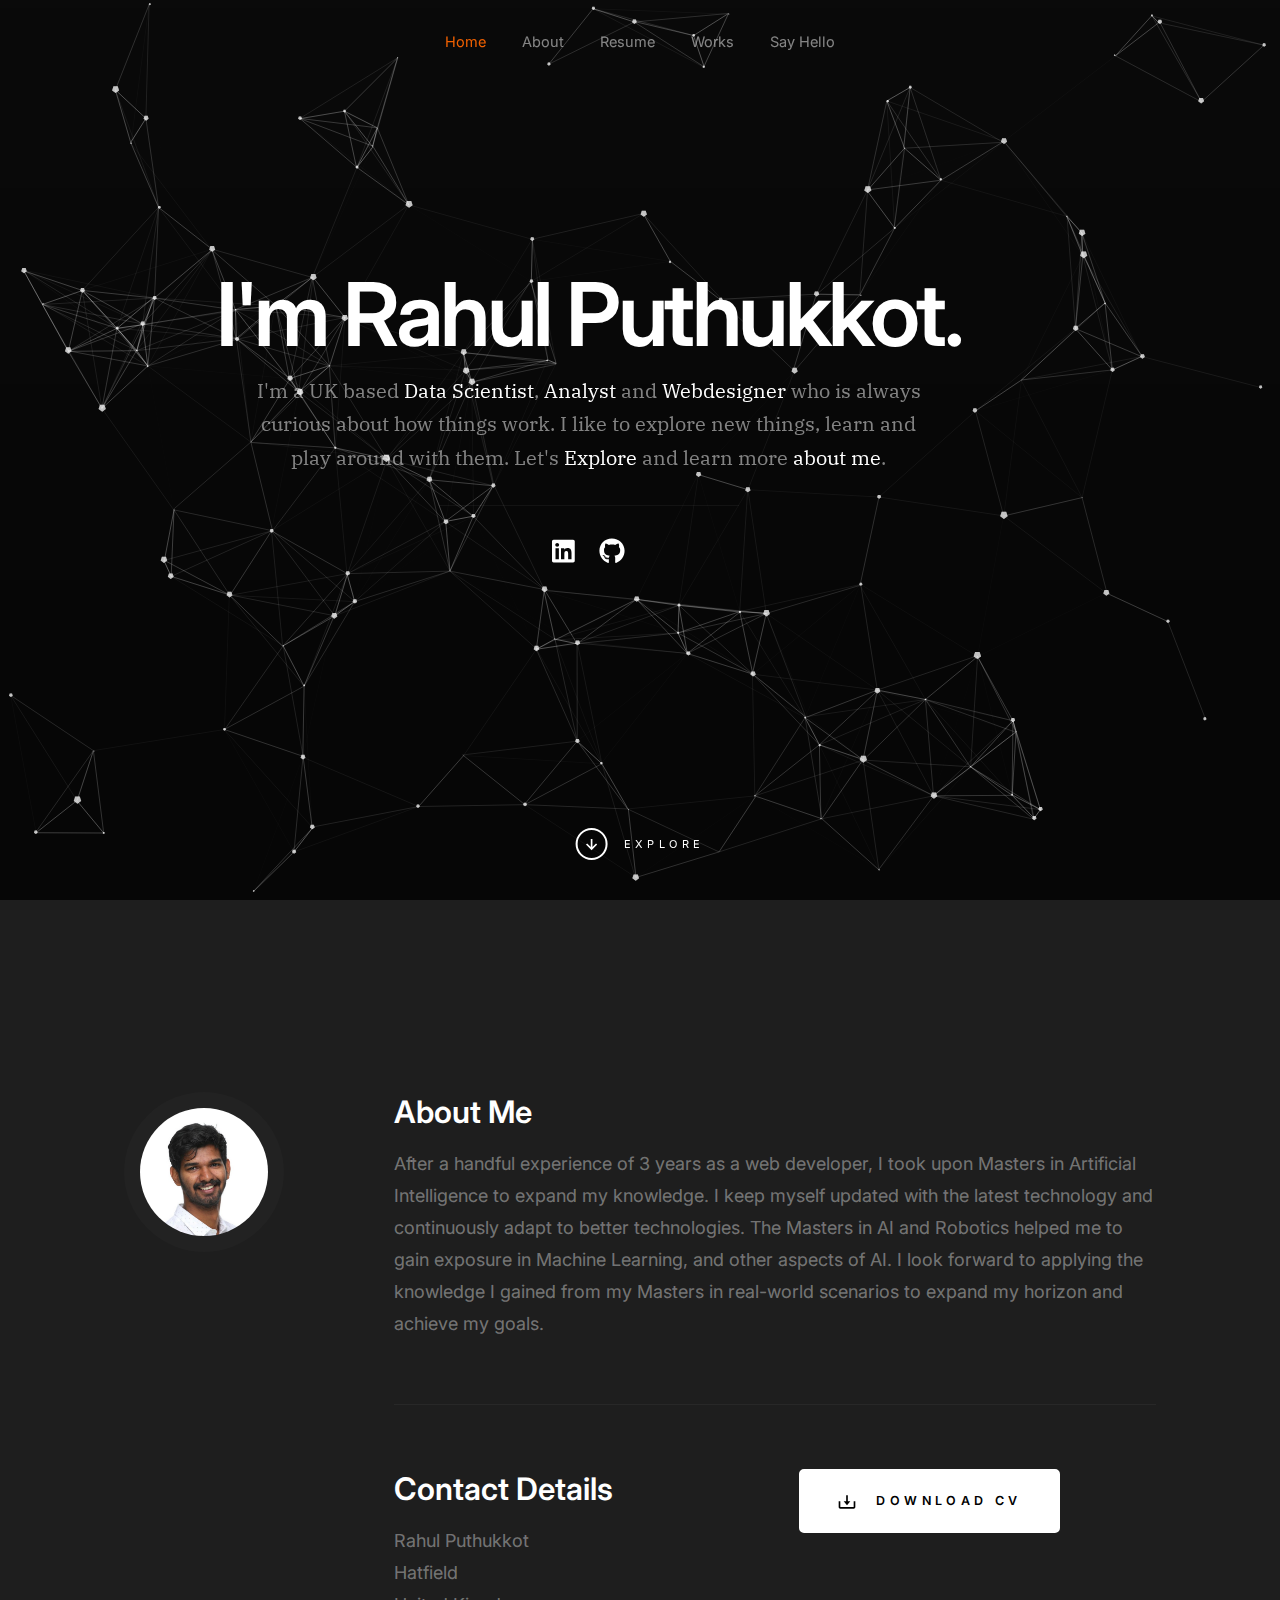
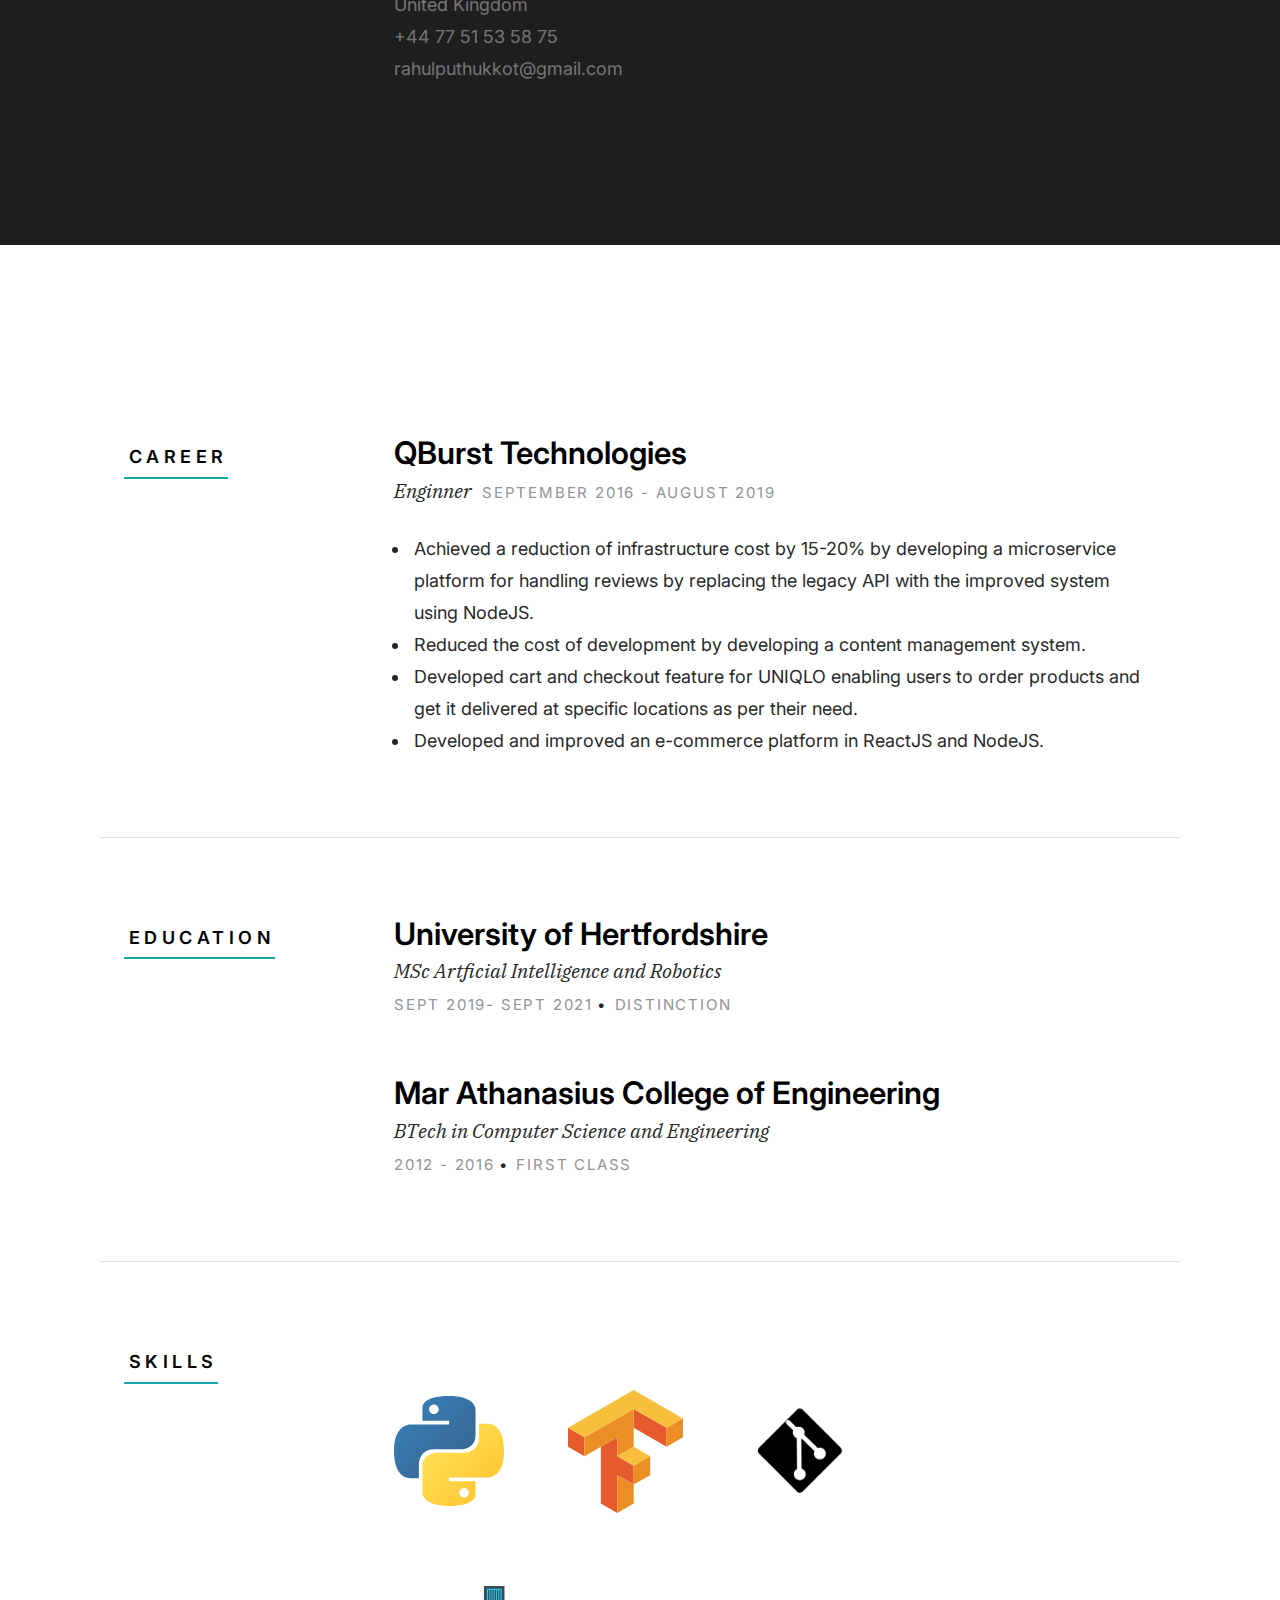
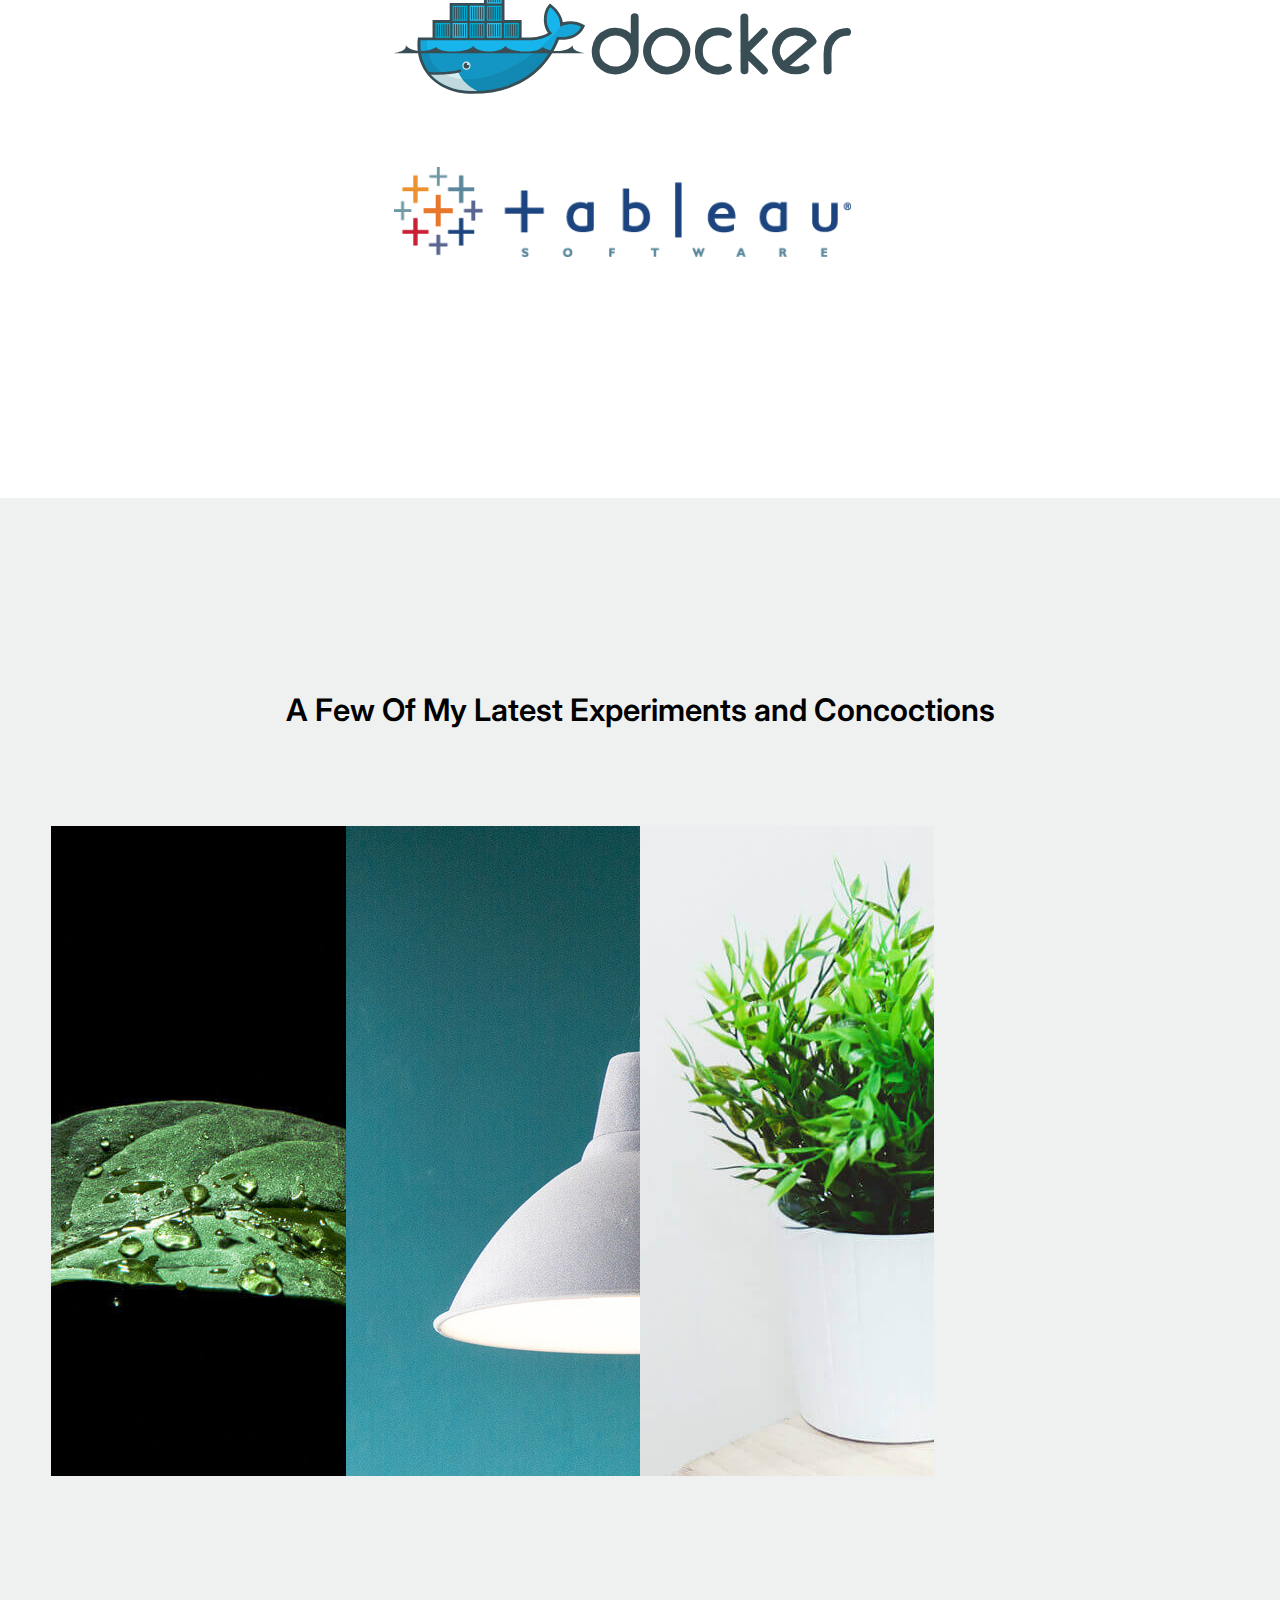
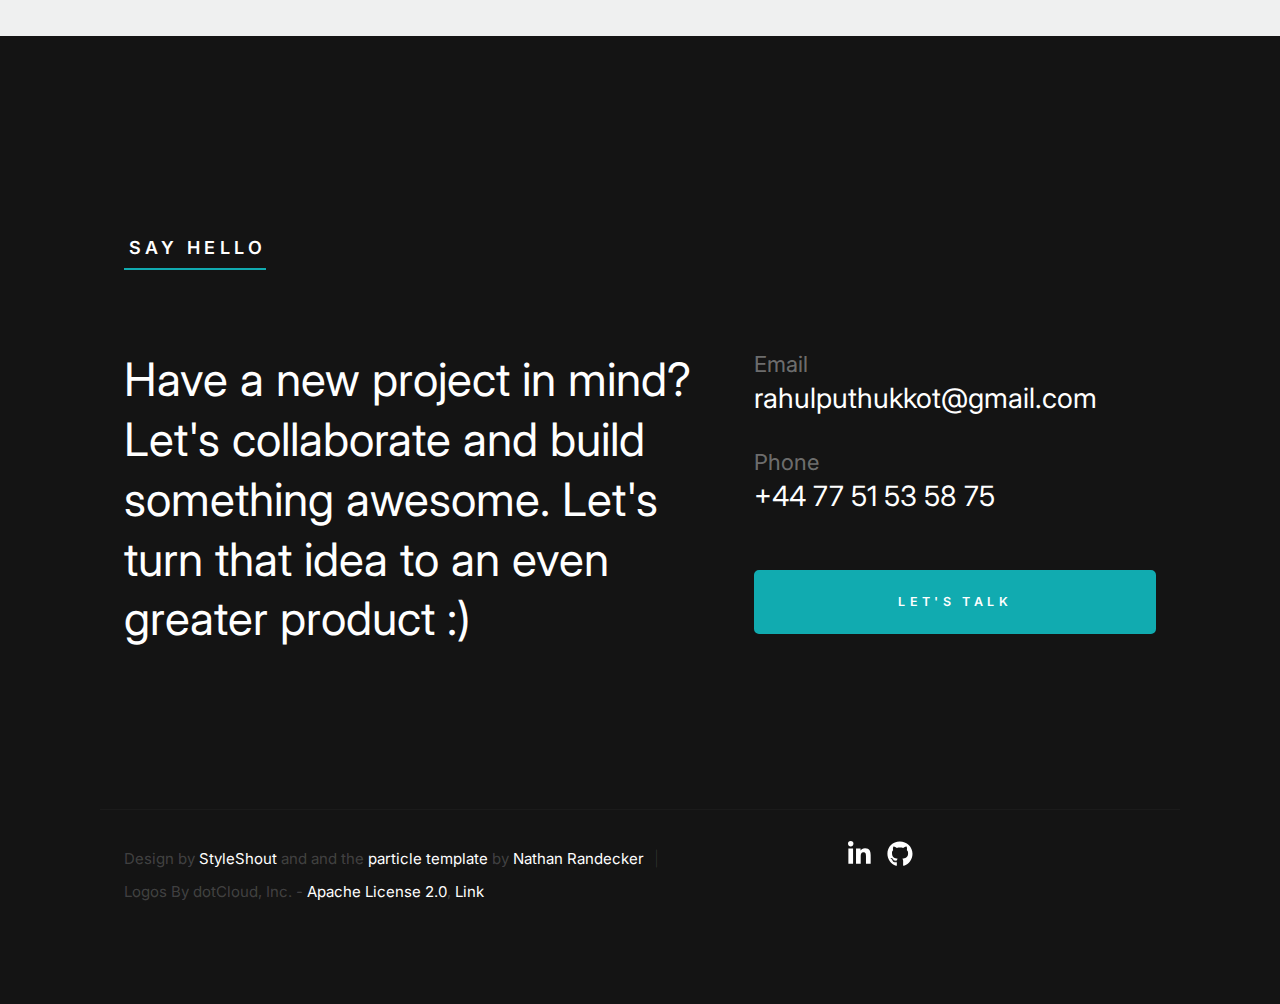
<file: index.html>
<!DOCTYPE html>
<html class="no-js" lang="en">
<head>

    <!--- basic page needs
    ================================================== -->
    <meta charset="utf-8">
    <title>Rahul Puthukkot</title>
    <meta name="description" content="">
    <meta name="author" content="Rahul Puthukkot">

    <!-- mobile specific metas
    ================================================== -->
    <meta name="viewport" content="width=device-width, initial-scale=1">

    <!-- CSS
    ================================================== -->
    <link rel="stylesheet" href="css/styles.css">
    <link rel="stylesheet" href="css/vendor.css">

    <!-- script
    ================================================== -->
    <script defer src="js/vendor/fontawesome/all.min.js"></script>

    <!-- favicons
    ================================================== -->
    <link rel="apple-touch-icon" sizes="180x180" href="apple-touch-icon.png">
    <link rel="icon" type="image/png" sizes="32x32" href="favicon-32x32.png">
    <link rel="icon" type="image/png" sizes="16x16" href="favicon-16x16.png">
    <link rel="manifest" href="site.webmanifest">

</head>

<body id="top" class="ss-preload">


    <!-- preloader
    ================================================== -->
    <div id="preloader">
        <div id="loader"></div>
    </div>


    <!-- header
    ================================================== -->
    <header class="s-header">
        <div class="row s-header__nav-wrap">
            <nav class="s-header__nav">
                <ul>
                    <li class="current"><a class="smoothscroll" href="#hero">Home</a></li>
                    <li><a class="smoothscroll" href="#about">About</a></li>
                    <li><a class="smoothscroll" href="#resume">Resume</a></li>
                    <li><a class="smoothscroll" href="#portfolio">Works</a></li>
                    <li><a class="smoothscroll" href="#contact">Say Hello</a></li>
                </ul>
            </nav>
        </div> <!-- end row -->
        
        <a class="s-header__menu-toggle" href="#0" title="Menu">
            <span class="s-header__menu-icon"></span>
        </a>
    </header> <!-- end s-header -->

    <!-- hero
    ================================================== -->
    <section id="hero" class="s-hero target-section">

        <div id="particles-js">
            <div class="row s-hero__content">
                <div class="column">
                    <div class="s-hero__content-about">            <h1>I'm Rahul Puthukkot.</h1>
                        <h3>
                        I'm a UK based <span>Data Scientist</span>, <span>Analyst</span> and <span>Webdesigner</span> who is always curious about how things work. I like to explore new things, learn and play around with them.
                        Let's <a class="smoothscroll" href="#about">Explore </a>
                        and learn more <a class="smoothscroll" href="#about">about me</a>.
                        </h3>
                        <div class="s-hero__content-social">
                            <a href="https://www.linkedin.com/in/rahulputhukkot/"><i class="fab fa-linkedin" aria-hidden="true"></i></a>
                            <a href="https://github.com/rahulputhukkot"><i class="fab fa-github" aria-hidden="true"></i></a>
                        </div>
                    </div> <!-- end s-hero__content-about -->
                </div>    
            </div> <!-- end s-hero__content -->
        </div>

        <div class="s-hero__bg rellax" data-rellax-speed="-7"></div>
        
        <div class="row s-hero__content">
            <div class="column">
                <div class="s-hero__content-about">

                    <h1>I'm Rahul Puthukkot.</h1>

                    <h3>
                    I'm a UK based <span>Data Scientist</span>, <span>Analyst</span> and <span>Webdesigner</span> who is always curious about how things work. I like to explore new things, learn and play around with them.
                    Let's <a class="smoothscroll" href="#about">Explore </a>
                    and learn more <a class="smoothscroll" href="#about">about me</a>.
                    </h3>

                    <div class="s-hero__content-social">
                        <a href="https://www.linkedin.com/in/rahulputhukkot/"><i class="fab fa-linkedin" aria-hidden="true"></i></a>
                        <a href="https://github.com/rahulputhukkot"><i class="fab fa-github" aria-hidden="true"></i></a>
                    </div>

                </div>

            </div>
        </div>

        <div class="s-hero__scroll">
            <a href="#about" class="s-hero__scroll-link smoothscroll">
                <span class="scroll-arrow">
                    <svg xmlns="http://www.w3.org/2000/svg" width="24" height="24" viewBox="0 0 24 24" style="fill:rgba(0, 0, 0, 1);transform:;-ms-filter:"><path d="M18.707 12.707L17.293 11.293 13 15.586 13 6 11 6 11 15.586 6.707 11.293 5.293 12.707 12 19.414z"></path></svg>
                </span>
                <span class="scroll-text">Explore</span>
            </a>
        </div> <!-- s-hero__scroll -->

    </section> <!-- end s-hero -->
    <!-- about
    ================================================== -->
    <section id="about" class="s-about target-section">

        <div class="row">
            <div class="column large-3 tab-12">
                <img class="s-about__pic" src="assets/Photo.jpeg" alt="">
            </div>
            <div class="column large-9 tab-12 s-about__content">
                <h3>About Me</h3>
                <p>
                    After a handful experience of 3 years as a web developer, I took upon Masters in Artificial Intelligence to
                    expand my knowledge. I keep myself updated with the latest technology and continuously adapt to better
                    technologies. The Masters in AI and Robotics helped me to gain exposure in Machine Learning, and other
                    aspects of AI. I look forward to applying the knowledge I gained from my Masters in real-world scenarios
                    to expand my horizon and achieve my goals.
                </p>
                <hr>
                <div class="row s-about__content-bottom">
                    <div class="column w-1000-stack">
                        <h3>Contact Details</h3>
    
                        <p>
                        Rahul Puthukkot <br>
                        Hatfield <br>
                        United Kingdom <br>
                        <a href="tel:+447751535875">+44 77 51 53 58 75</a> <br>
                        <a href="mailto:rahulputhukkot@gmail.com">rahulputhukkot@gmail.com</a>
                        </p>
                        
                    </div>
                    <div class="column w-1000-stack">
                        <a href="assets/Rahul_Puthukkot.pdf" class="btn btn--download">
                            <svg xmlns="http://www.w3.org/2000/svg" width="24" height="24" viewBox="0 0 24 24" style="fill:rgba(0, 0, 0, 1);transform:;-ms-filter:"><path d="M12 16L16 11 13 11 13 4 11 4 11 11 8 11z"></path><path d="M20,18H4v-7H2v7c0,1.103,0.897,2,2,2h16c1.103,0,2-0.897,2-2v-7h-2V18z"></path></svg>
                            Download CV
                        </a>
                    </div>
                </div>
            </div>
        </div> <!-- end row -->
    </section> <!-- end s-about -->


    <!-- resume
    ================================================== -->
    <section id="resume" class="s-resume target-section">
        <div class="row s-resume__section">
            <div class="column large-3 tab-12">
                <h3 class="section-header-allcaps">Career</h3>
            </div>
            <div class="column large-9 tab-12">
                <div class="resume-block">

                    <div class="resume-block__header">
                        <h4 class="h3">QBurst Technologies</h4>
                        <p class="resume-block__header-meta">
                            <span>Enginner</span> 
                            <span class="resume-block__header-date">
                                September 2016 - August 2019
                            </span>
                        </p>
                    </div>
                    <ul>
                        <li>Achieved a reduction of infrastructure cost by 15-20% by developing a microservice platform for handling reviews by replacing the legacy API with the improved system using NodeJS. </li>
                        <li>Reduced the cost of development by developing a content management system.</li>
                        <li>Developed cart and checkout feature for UNIQLO enabling users to order products and get it delivered at specific locations as per their need.</li>
                        <li>Developed and improved an e-commerce platform in ReactJS and NodeJS.</li>
                    </ul> 
                    </div>   
                    </p>
                </div>
            </div>
        </div> <!-- s-resume__section -->


        <div class="row s-resume__section">
            <div class="column large-3 tab-12">
                <h3 class="section-header-allcaps">Education</h3>
            </div>
            <div class="column large-9 tab-12">
                <div class="resume-block">

                    <div class="resume-block__header">
                        <h4 class="h3">University of Hertfordshire</h4>
                        <p class="resume-block__header-meta">
                            <span>MSc Artficial Intelligence and Robotics</span> 
                            <br/>
                            <span class="resume-block__header-date">
                                Sept 2019- Sept 2021
                            </span>
                            <span class="resume-block__header-meta-small">
                                Distinction
                            </span>
                        </p>
                    </div>

                    <p></p>

                </div> <!-- end resume-block -->

                <div class="resume-block">

                    <div class="resume-block__header">
                        <h4 class="h3">Mar Athanasius College of Engineering</h4>
                        <p class="resume-block__header-meta">
                            <span>BTech in Computer Science and Engineering</span>
                            <br/> 
                            <span class="resume-block__header-date">
                                2012 - 2016
                            </span>
                            <span class="resume-block__header-meta-small">
                                First class
                            </span>
                        </p>
                    </div>

                    <p></p>

                </div> <!-- end resume-block -->
            </div>
        </div> <!-- s-resume__section -->


        <div class="row s-resume__section">
            <div class="column large-3 tab-12">
                <h3 class="section-header-allcaps">Skills</h3>
            </div>
            <div class="column large-9 tab-12">
                <div class="resume-block">

                    <p>
                    <!-- Lorem ipsum dolor sit, amet consectetur adipisicing elit. Inventore 
                    vero quidem nobis maxime dolorem aliquam quisquam eum ipsum amet. Vitae 
                    aut atque fuga dolorem. Vel voluptatibus fugiat nam. Impedit aperiam 
                    nesciunt facilis! Porro architecto dicta inventore tempora ratione quia odio. -->
                    </p>
                    <table class="icon-table">
                        <tbody>
                            <tr>
                                <td class="tg-0lax">
                                    <img class="icons" src="images/icons/Python-logo-notext.svg" alt="Python">
                                </td>
                                <td class="tg-0lax">
                                    <img class="icons" src="images/icons/Tensorflow_logo.svg" alt="TensorFlow">
                                </td>
                                <td class="tg-0lax">
                                    <img class="icons" src="images/icons/Git_format.png" alt="Git" width=25%>
                                </td>
                            </tr>
                            <tr>
                                <td class="tg-0lax" colspan="3">
                                    <img class="icons" src="images/icons/Docker_(container_engine)_logo.svg" alt="Docker" width=60%>
                                </td>
                            </tr>
                            <tr>
                                <td class="tg-0lax" colspan="3">
                                    <img class="icons" src="images/icons/Tableau_Software_Logo_Small.png" alt="Tableau" width=60%>
                                </td>
                            </tr>
                        </tbody>
                    </table>
                </div> <!-- end resume-block -->
            </div>
        </div> <!-- s-resume__section -->

    </section> <!-- end s-resume -->


    <!-- portfolio
    ================================================== -->
    <section id="portfolio" class="s-portfolio target-section">

        <div class="row s-portfolio__header">
            <div class="column large-12">
                <h3>A Few Of My Latest Experiments and Concoctions</h3>
            </div>
        </div>

        <div class="row collapse block-large-1-4 block-medium-1-3 block-tab-1-2 block-500-stack folio-list">

            <div class="column folio-item">
                <a href="#modal-01" class="folio-item__thumb">
                    <img src="images/portfolio/droplet.jpg" 
                         srcset="images/portfolio/droplet.jpg 1x, 
                                 images/portfolio/droplet@2x.jpg 2x" alt="">
                </a>
            </div> <!-- end folio-item -->

            <div class="column folio-item">
                <a href="#modal-02" class="folio-item__thumb">
                    <img src="images/portfolio/lamp.jpg" 
                         srcset="images/portfolio/lamp.jpg 1x, 
                                 images/portfolio/lamp@2x.jpg 2x" alt="">
                </a>
            </div> <!-- end folio-item -->

            <div class="column folio-item">
                <a href="#modal-03" class="folio-item__thumb">
                    <img src="images/portfolio/minimalismo.jpg" 
                         srcset="images/portfolio/minimalismo.jpg 1x, 
                                 images/portfolio/minimalismo@2x.jpg 2x" alt="">
                </a>
            </div> <!-- end folio-item -->
        </div> <!-- end folio-list -->


        <!-- Modal Templates Popup
        =========================================================== -->
        <div id="modal-01" hidden>
            <div class="modal-popup">
                <img src="images/portfolio/gallery/g-droplet.jpg" alt="" />
    
                <div class="modal-popup__desc">
                    <h5>Droplet</h5>
                    <p>Odio soluta enim quos sit asperiores rerum rerum repudiandae cum. Vel voluptatem alias qui assumenda iure et expedita voluptatem. Ratione officiis quae.</p>
                    <ul class="modal-popup__cat">
                        <li>Branding</li>
                        <li>Product Design</li>
                    </ul>
                </div>
    
                <a href="https://www.behance.net/" class="modal-popup__details">Project link</a>
            </div>
        </div> <!-- end modal -->

        <div id="modal-02" hidden>
            <div class="modal-popup">
                <img src="images/portfolio/gallery/g-lamp.jpg" alt="" />
    
                <div class="modal-popup__desc">
                    <h5>The Lamp</h5>
                    <p>Proin gravida nibh vel velit auctor aliquet. Aenean sollicitudin, lorem quis bibendum auctor, nisi elit consequat ipsum, nec sagittis sem nibh id elit.</p>
                    <ul class="modal-popup__cat">
                        <li>Branding</li>
                    </ul>
                </div>
    
                <a href="https://www.behance.net/" class="modal-popup__details">Project link</a>
            </div>
        </div> <!-- end modal -->

        <div id="modal-03" hidden>
            <div class="modal-popup">
                <img src="images/portfolio/gallery/g-minimalismo.jpg" alt="" />
    
                <div class="modal-popup__desc">
                    <h5>Minimalismo</h5>
                    <p>Exercitationem reprehenderit quod explicabo consequatur aliquid ut magni ut. Deleniti quo corrupti illum velit eveniet ratione necessitatibus ipsam mollitia.</p>
                    <ul class="modal-popup__cat">
                        <li>Product Design</li>
                    </ul>
                </div>
    
                <a href="https://www.behance.net/" class="modal-popup__details">Project link</a>
            </div>
        </div> <!-- end modal -->
    </section> <!-- end s-portfolio -->

    <!-- contact
    ================================================== -->
    <section id="contact" class="s-contact target-section">

        <div class="row s-contact__header">
            <div class="column large-12">
                <h3 class="section-header-allcaps">Say Hello</h3>
            </div>
        </div>

        <div class="row s-contact__content">

            <div class="column large-7 medium-12">

                <h4 class="huge-text">
                Have a new project in mind? Let's collaborate and build something awesome. 
                Let's turn that idea to an even greater product :)
                </h4>

            </div>

            <div class="column large-5 medium-12">

                <div class="row contact-infos">
                    <div class="column large-12 medium-6 tab-12">
                        <div class="contact-block">
                            <h5 class="contact-block__header">
                                Email
                            </h5>
                            <p class="contact-block__content">
                                <a class="mailtoui" href="mailto:rahulputhukkot@gmail.com">rahulputhukkot@gmail.com</a>
                            </p>
                        </div> <!-- end contact-block -->
                    </div>
                    <div class="column large-12 medium-6 tab-12">
                        <div class="contact-block">
                            <h5 class="contact-block__header">
                                Phone
                            </h5>
                            <p class="contact-block__content">
                                <a href="tel:+447751535875">+44 77 51 53 58 75</a>
                            </p>
                        </div> <!-- end contact-block -->
                    </div>

                    <div class="column large-12">
                        <a href="mailto:rahulputhukkot@gmail.com" class="mailtoui btn btn--primary h-full-width">Let's Talk</a>
                    </div>
                </div> <!-- end contact-infos -->

            </div>
        </div> <!-- s-contact__content -->

    </section> <!-- end s-contact -->
    

    <!-- footer
    ================================================== -->
    <footer class="s-footer">
        <div class="row">
            <div class="column large-4 medium-6 w-1000-stack s-footer__social-block">
                <ul class="s-footer__social">
                    <li><a href="https://www.linkedin.com/in/rahulputhukkot/"><i class="fab fa-linkedin-in" aria-hidden="true"></i></a></li>
                    <li><a href="https://github.com/rahulputhukkot"><i class="fab fa-github" aria-hidden="true"></i></a></li>
                </ul>
            </div>

            <div class="column large-7 medium-6 w-1000-stack ss-copyright">
                <!-- <span>© Copyright Ceevee 2021</span>  -->
                <span>Design by <a href="https://www.styleshout.com/">StyleShout</a> and and the <a href = "https://github.com/nrandecker/particle">particle template </a> by <a href = "https://github.com/nrandecker">Nathan Randecker</a></span>
                <span> Logos By dotCloud, Inc. - <a href=&quot;//commons.wikimedia.org/wiki/File:Docker_(container_engine)_logo.png&quot; title=&quot;File:Docker (container engine) logo.png&quot;&gt;File:Docker (container engine) logo.png&lt;/a&gt;, <a href="http://www.apache.org/licenses/LICENSE-2.0" title="Apache License, Version 2.0">Apache License 2.0</a>, <a href="https://commons.wikimedia.org/w/index.php?curid=52332268">Link</a></span>
            </div>
        </div>

        <div class="ss-go-top">
            <a class="smoothscroll" title="Back to Top" href="#top">
                <svg xmlns="http://www.w3.org/2000/svg" viewBox="0 0 24 24"><path d="M6 4h12v2H6zm5 10v6h2v-6h5l-6-6-6 6z"/></svg>
             </a>
        </div> <!-- end ss-go-top -->
    </footer>


    <!-- Java Script
    ================================================== -->
    <script src="js/plugins.js"></script>
    <script src="js/main.js"></script>
    <script src="js/particles.js"></script>
</body>

</html>
</file>
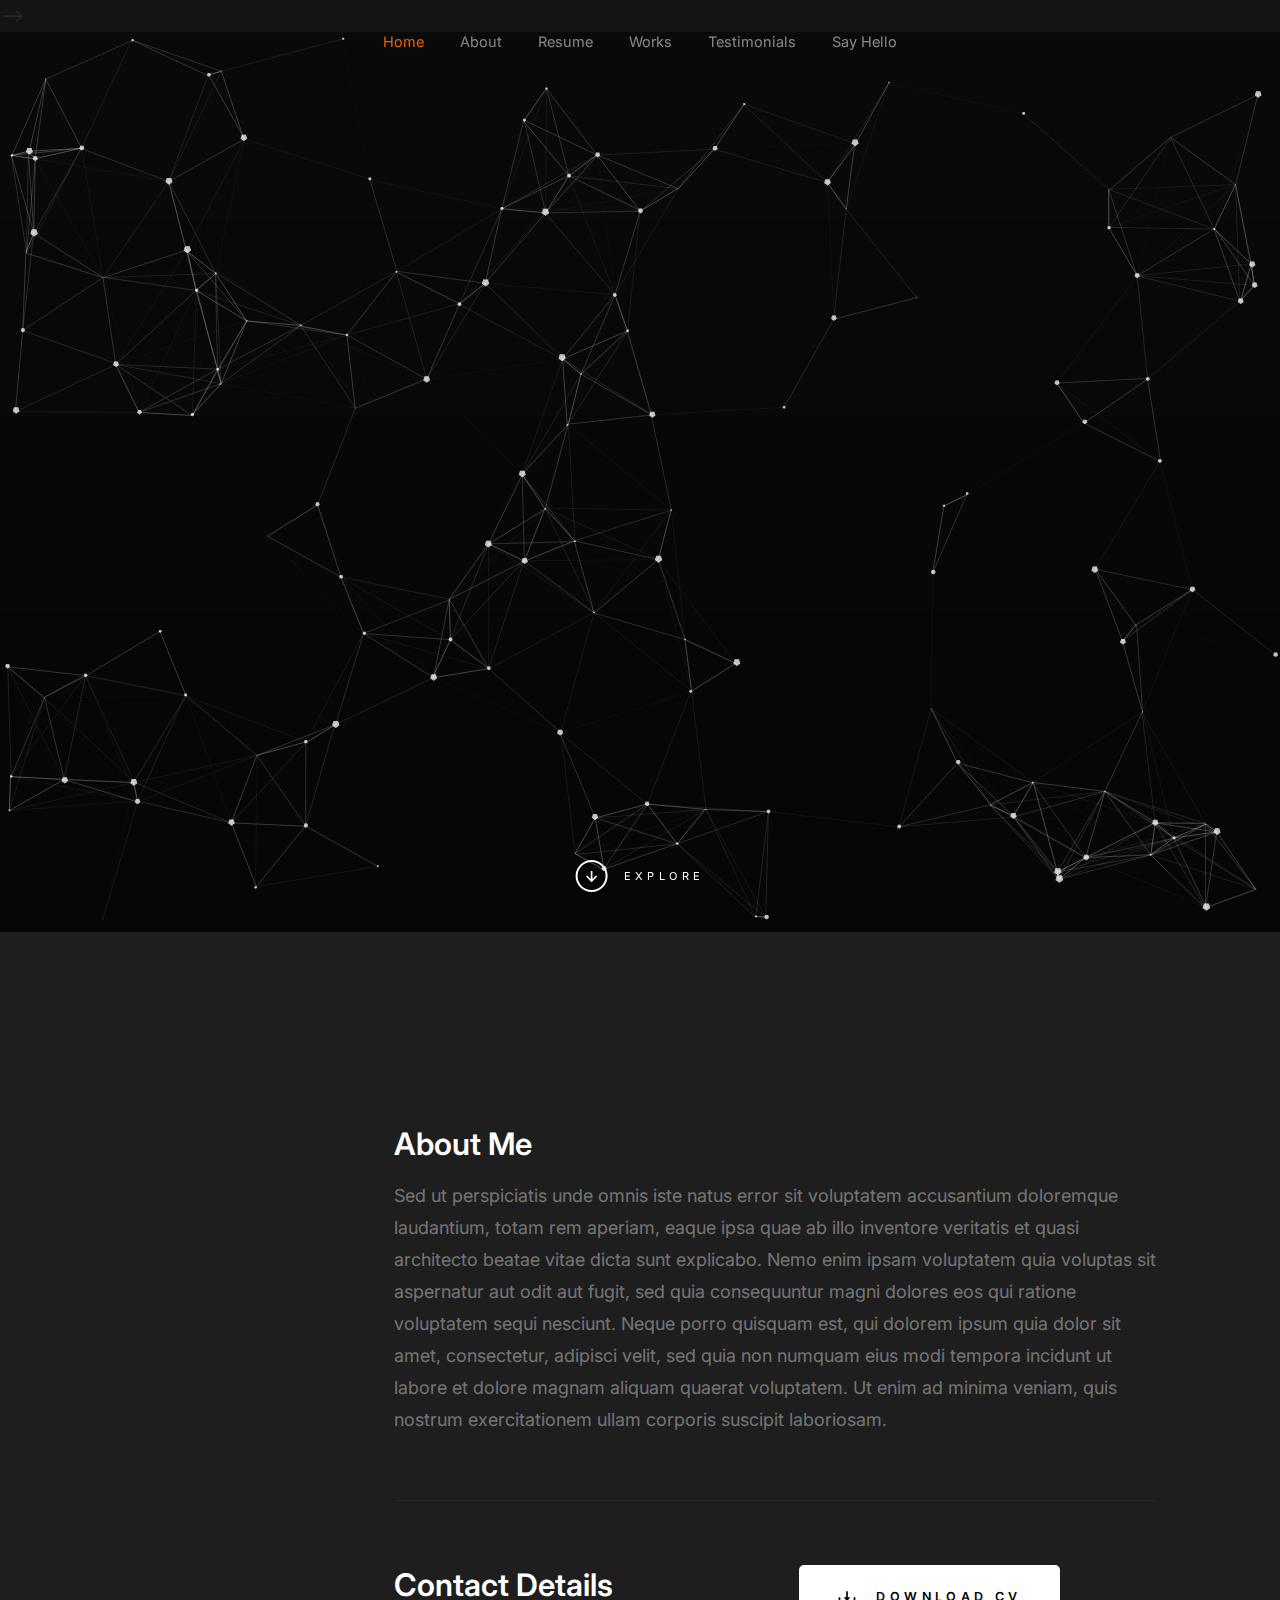
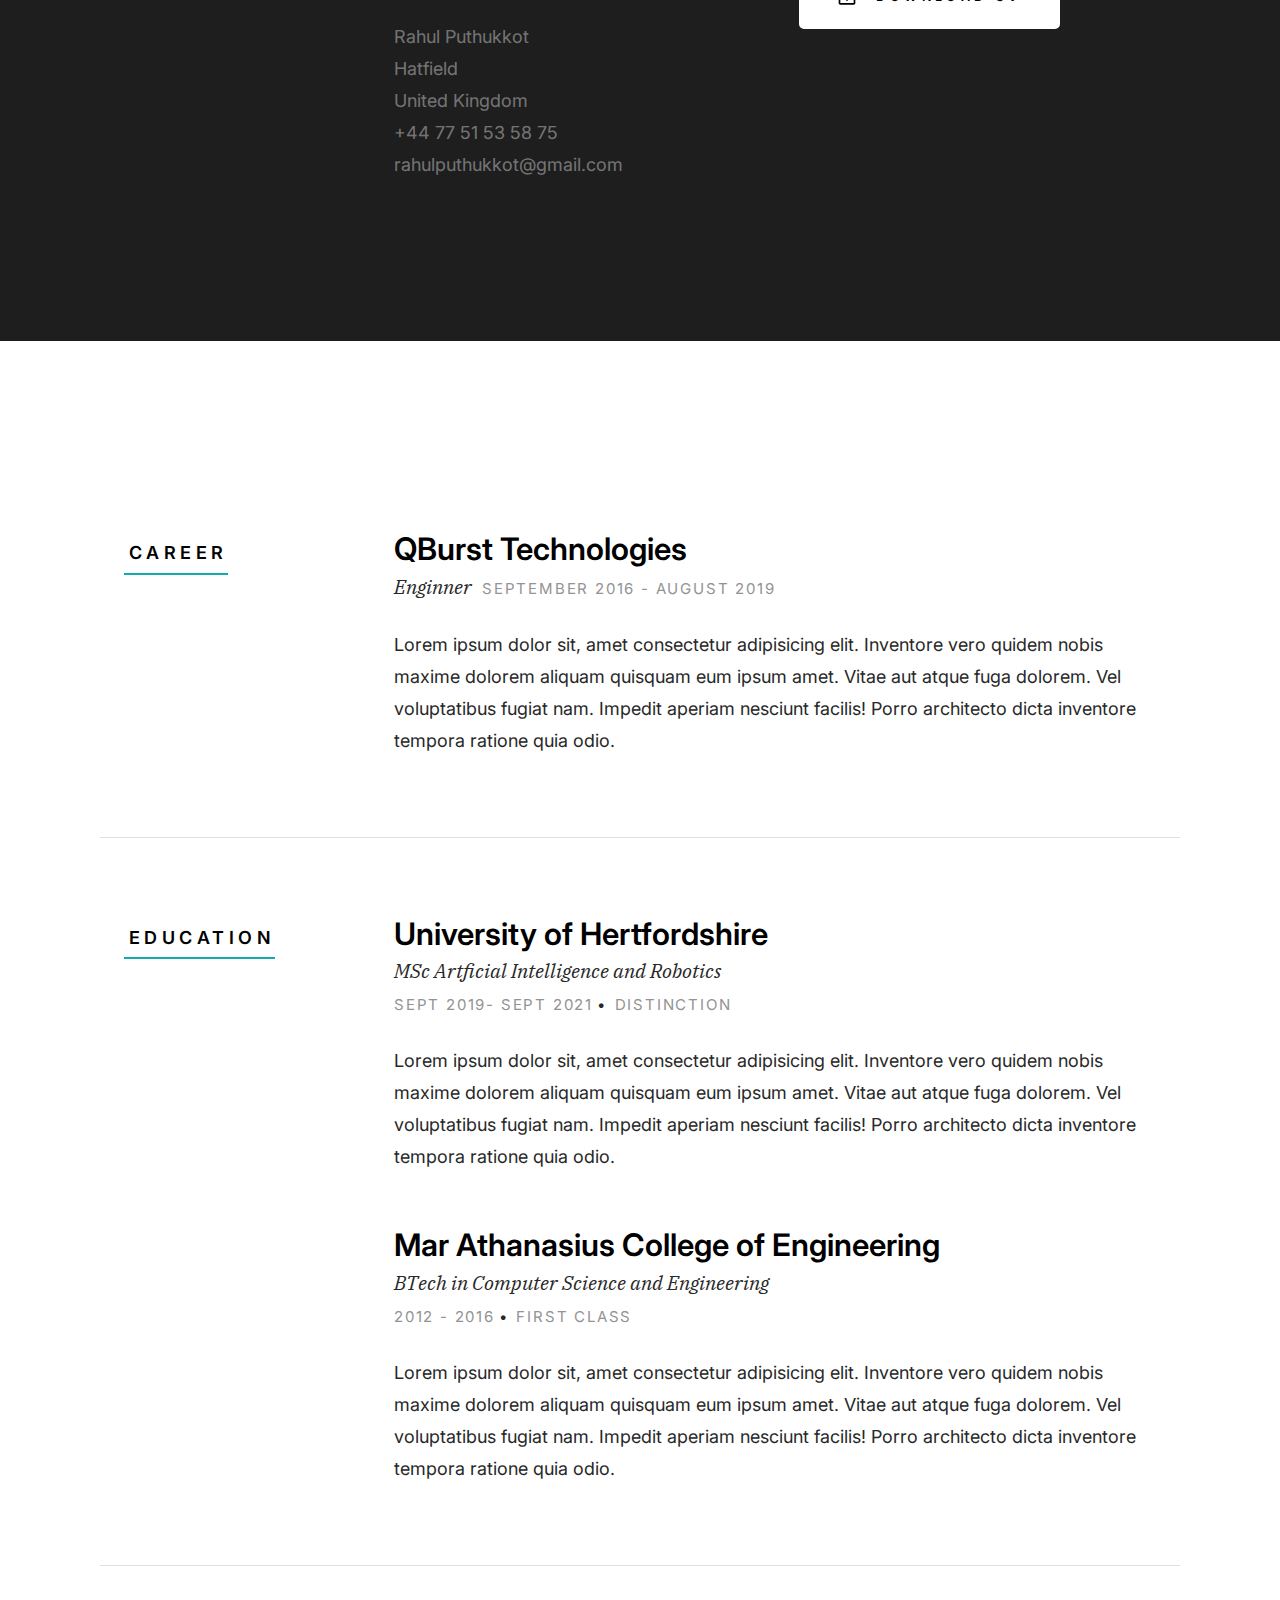
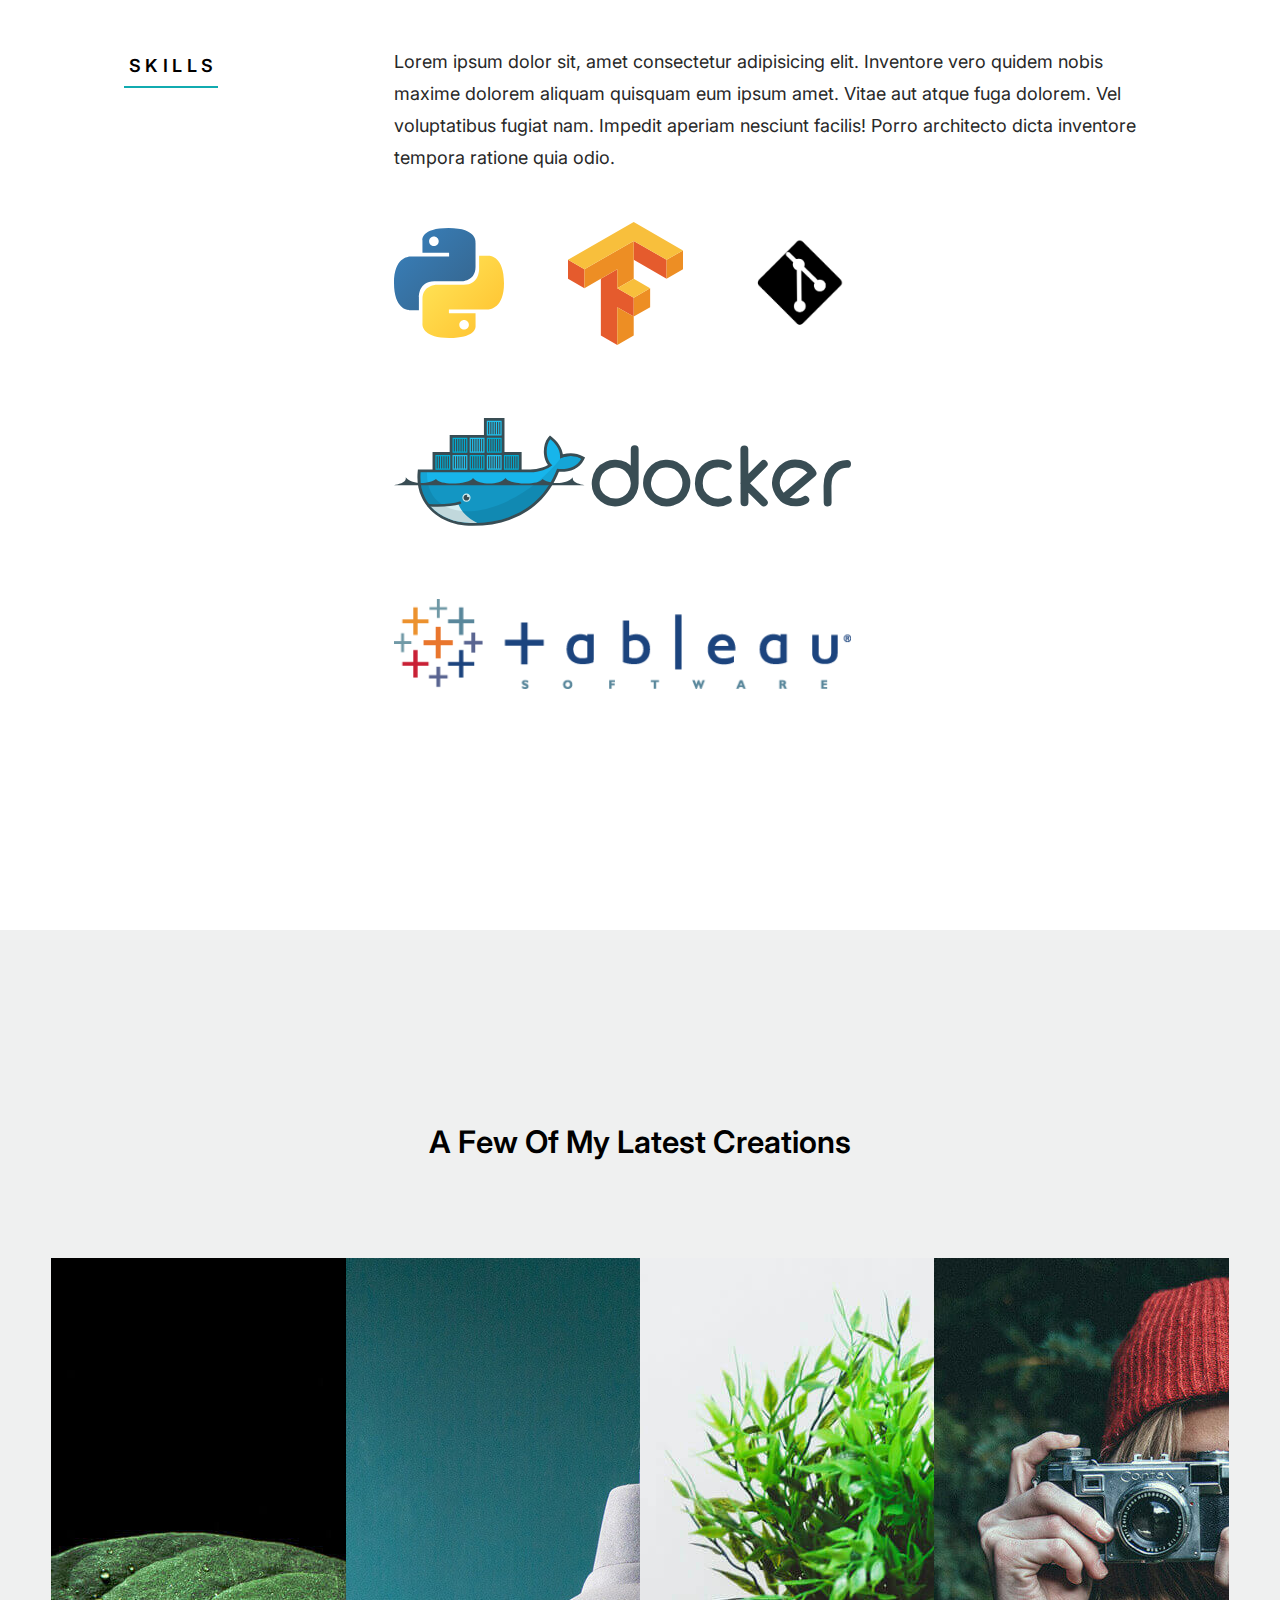
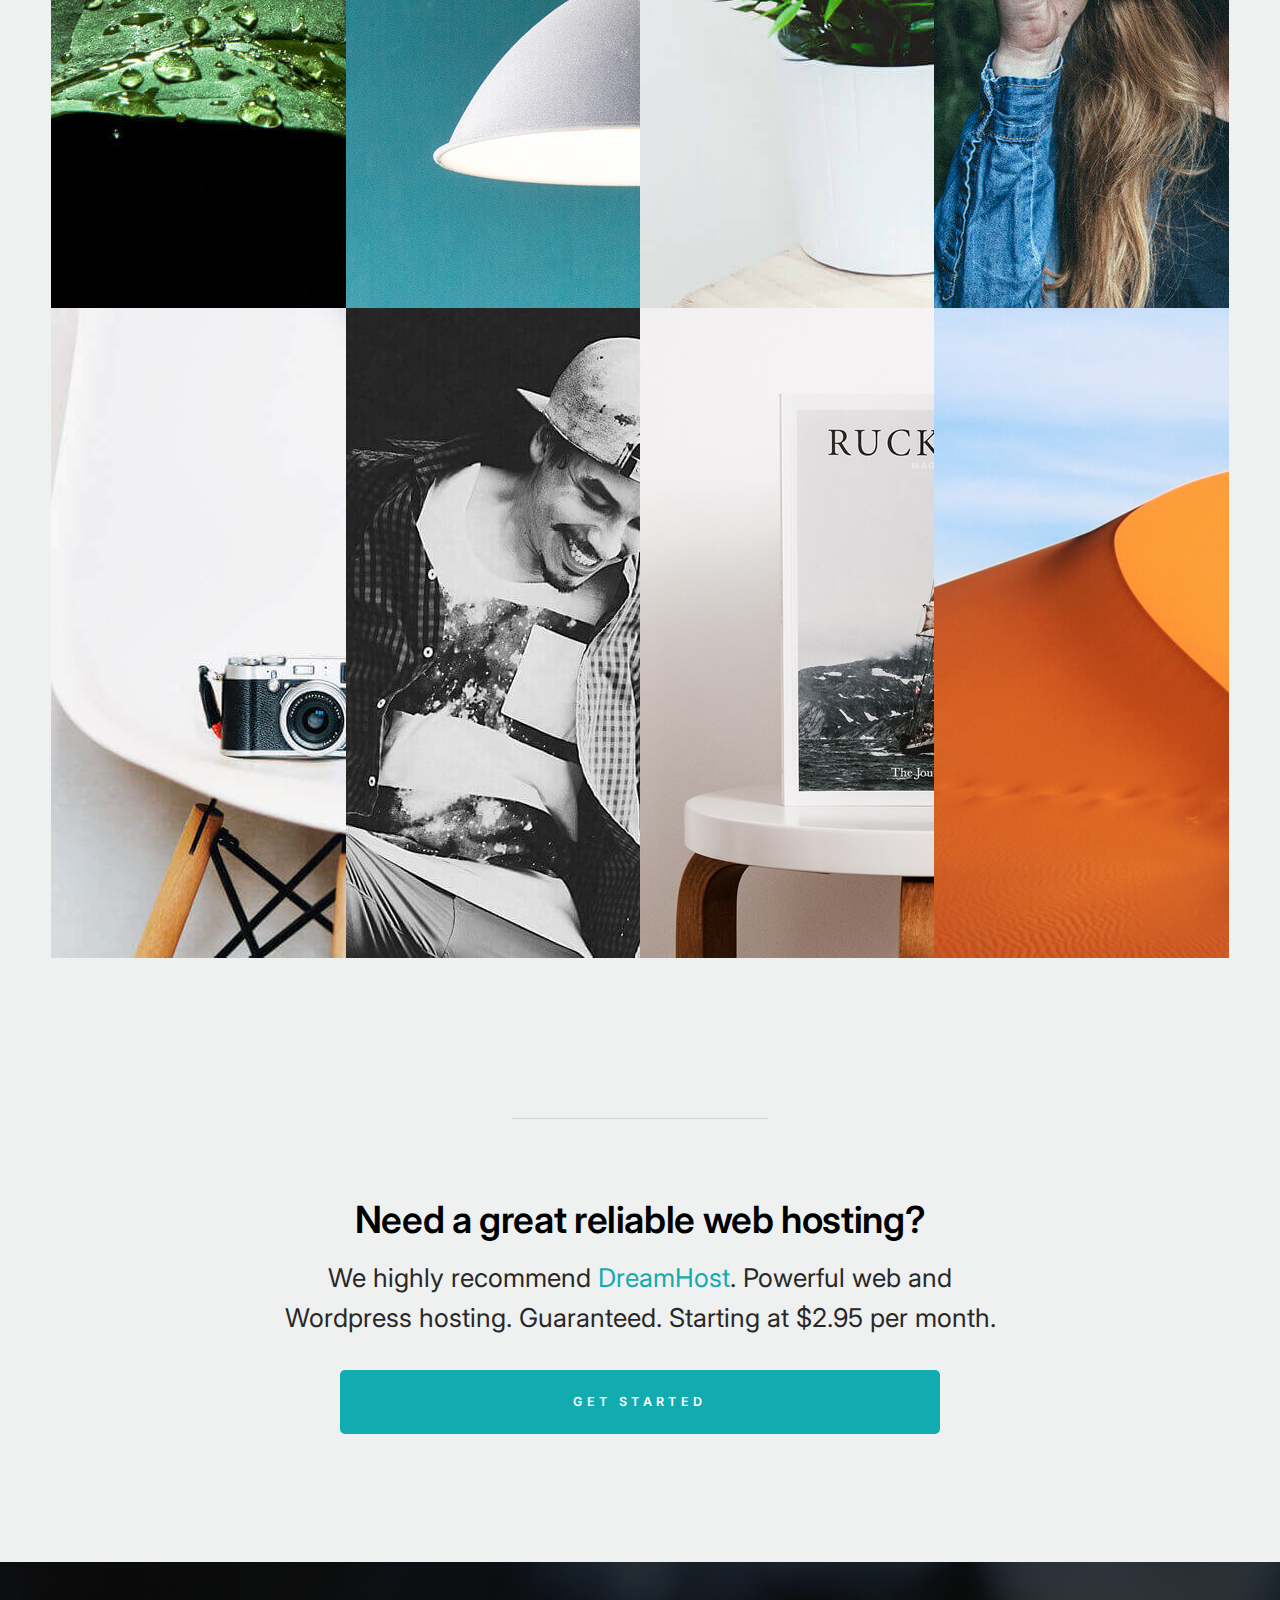
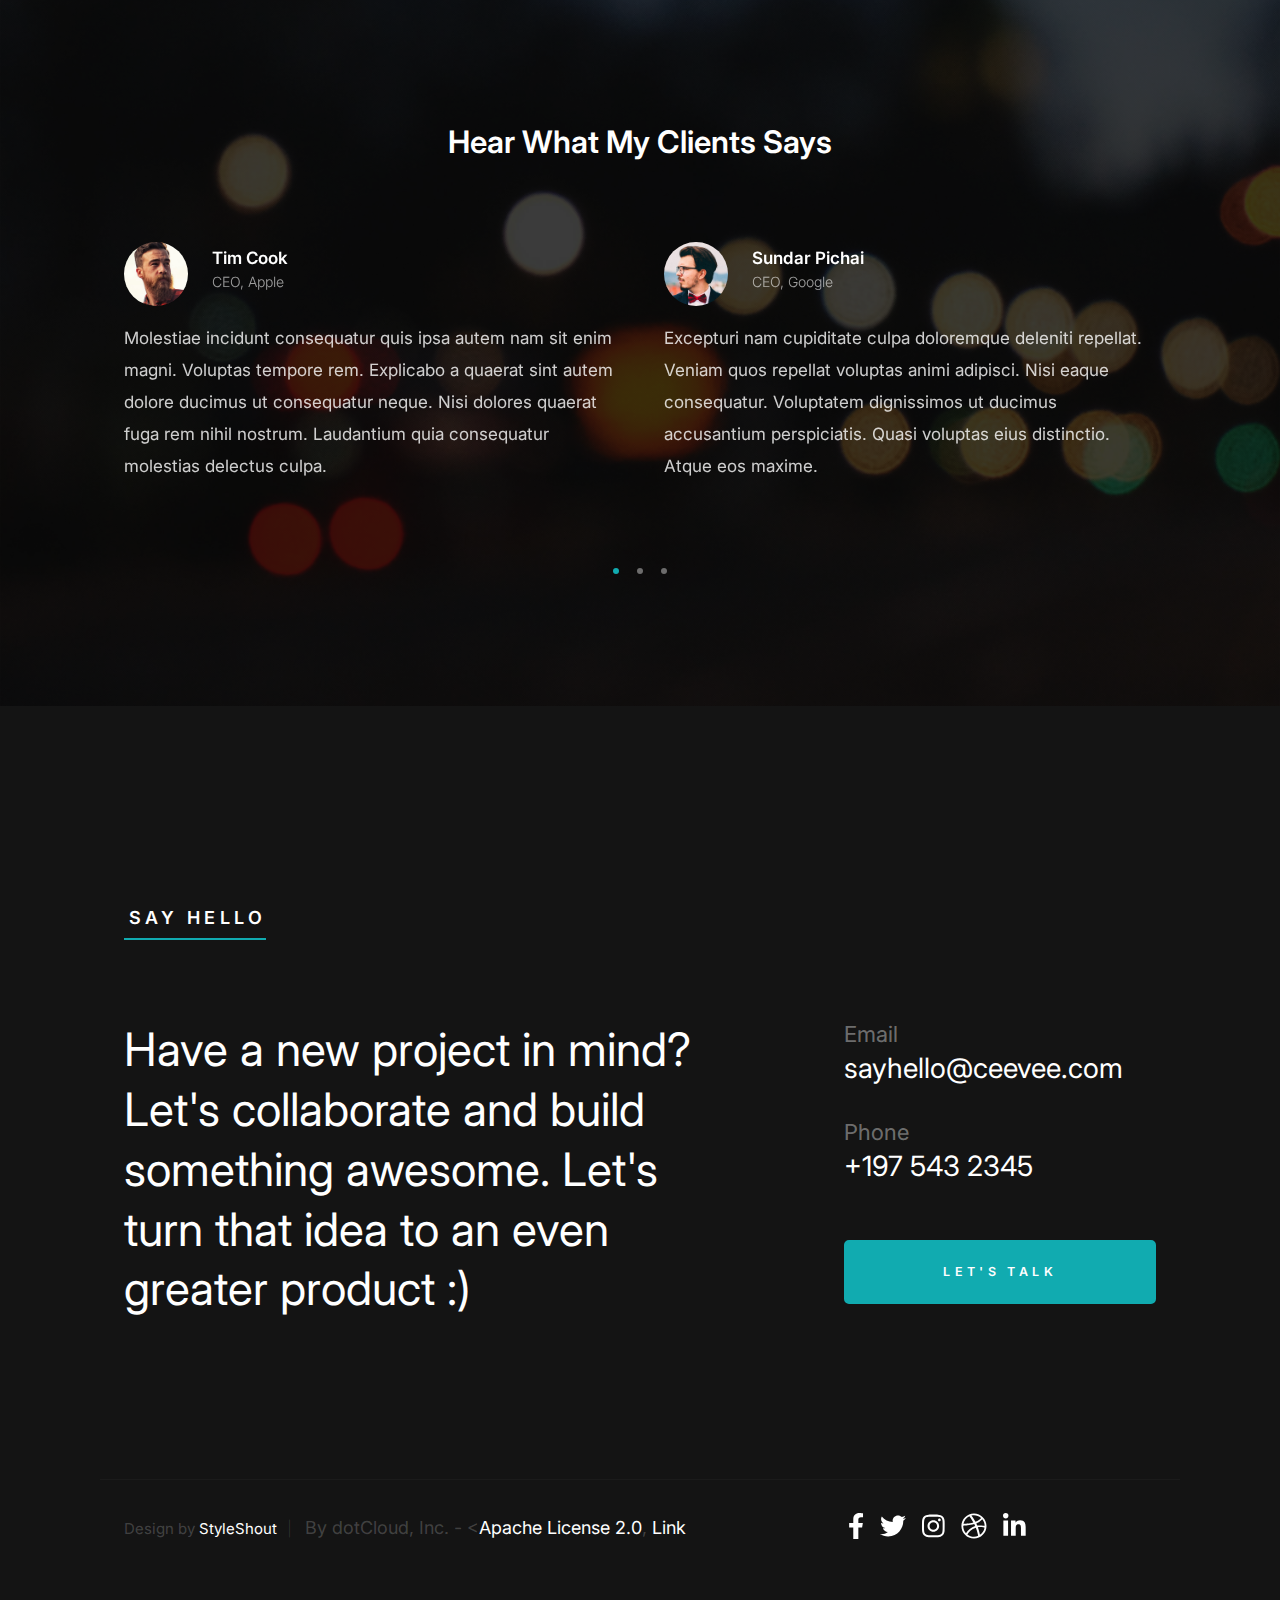
<file: index copy.html>
<!DOCTYPE html>
<html class="no-js" lang="en">
<head>

    <!--- basic page needs
    ================================================== -->
    <meta charset="utf-8">
    <title>Rahul Puthukkot</title>
    <meta name="description" content="">
    <meta name="author" content="">

    <!-- mobile specific metas
    ================================================== -->
    <meta name="viewport" content="width=device-width, initial-scale=1">

    <!-- CSS
    ================================================== -->
    <link rel="stylesheet" href="css/styles.css">
    <link rel="stylesheet" href="css/vendor.css">

    <!-- script
    ================================================== -->
    <script defer src="js/vendor/fontawesome/all.min.js"></script>

    <!-- favicons
    ================================================== -->
    <link rel="apple-touch-icon" sizes="180x180" href="apple-touch-icon.png">
    <link rel="icon" type="image/png" sizes="32x32" href="favicon-32x32.png">
    <link rel="icon" type="image/png" sizes="16x16" href="favicon-16x16.png">
    <link rel="manifest" href="site.webmanifest">

</head>

<body id="top" class="ss-preload">


    <!-- preloader
    ================================================== -->
    <div id="preloader">
        <div id="loader"></div>
    </div>


    <!-- header
    ================================================== -->
    <header class="s-header">
        <div class="row s-header__nav-wrap">
            <nav class="s-header__nav">
                <ul>
                    <li class="current"><a class="smoothscroll" href="#hero">Home</a></li>
                    <li><a class="smoothscroll" href="#about">About</a></li>
                    <li><a class="smoothscroll" href="#resume">Resume</a></li>
                    <li><a class="smoothscroll" href="#portfolio">Works</a></li>
                    <li><a class="smoothscroll" href="#testimonials">Testimonials</a></li>
                    <li><a class="smoothscroll" href="#contact">Say Hello</a></li>
                </ul>
            </nav>
        </div> <!-- end row -->
        
        <a class="s-header__menu-toggle" href="#0" title="Menu">
            <span class="s-header__menu-icon"></span>
        </a>
    </header> <!-- end s-header -->


    <!-- stats - count particles -->
    <!-- <div class="count-particles"> --> -->
        <!-- <span class="js-count-particles">--</span> particles  -->
    <!-- </div> -->
    <!-- particles.js container --> 
    


    <!-- hero
    ================================================== -->
    <section id="hero" class="s-hero target-section">

        <div id="particles-js"></div>

        <div class="s-hero__bg rellax" data-rellax-speed="-7"></div>
        
        <div class="row s-hero__content">
            <div class="column">
                <div class="s-hero__content-about">

                    <h1>I'm Rahul Puthukkot.</h1>

                    <h3>
                    I'm a UK based <span>Data Scientist</span>, <span>Analyst</span> and <span>Webdesigner</span> who is always curious about how things work. I like to explore new things, learn and play around with them.
                    Let's <a class="smoothscroll" href="#about">Explore </a>
                    and learn more <a class="smoothscroll" href="#about">about me</a>.
                    </h3>

                    <div class="s-hero__content-social">
                        <!-- <a href="#0"><i class="fab fa-facebook-square" aria-hidden="true"></i></a> -->
                        <!-- <a href="#0"><i class="fab fa-twitter" aria-hidden="true"></i></a> -->
                        <!-- <a href="#0"><i class="fab fa-instagram" aria-hidden="true"></i></a> -->
                        <!-- <a href="#0"><i class="fab fa-dribbble" aria-hidden="true"></i></a> -->
                        <!-- <a href="#0"><i class="fab fa-behance" aria-hidden="true"></i></a> -->
                        <a href="#0"><i class="fab fa-linkedin" aria-hidden="true"></i></a>
                        <a href="#0"><i class="fab fa-github" aria-hidden="true"></i></a>
                    </div>

                </div> <!-- end s-hero__content-about -->

            </div>
        </div> <!-- s-hero__content -->

        <div class="s-hero__scroll">
            <a href="#about" class="s-hero__scroll-link smoothscroll">
                <span class="scroll-arrow">
                    <svg xmlns="http://www.w3.org/2000/svg" width="24" height="24" viewBox="0 0 24 24" style="fill:rgba(0, 0, 0, 1);transform:;-ms-filter:"><path d="M18.707 12.707L17.293 11.293 13 15.586 13 6 11 6 11 15.586 6.707 11.293 5.293 12.707 12 19.414z"></path></svg>
                </span>
                <span class="scroll-text">Explore</span>
            </a>
        </div> <!-- s-hero__scroll -->

    </section> <!-- end s-hero -->
    <!-- about
    ================================================== -->
    <section id="about" class="s-about target-section">

        <div class="row">
            <div class="column large-3 tab-12">
                <!-- <img class="s-about__pic" src="images/avatars/user-06.jpg" alt=""> -->
            </div>
            <div class="column large-9 tab-12 s-about__content">
                <h3>About Me</h3>
                <p>
                Sed ut perspiciatis unde omnis iste natus error sit voluptatem 
                accusantium doloremque laudantium, totam rem aperiam, eaque ipsa 
                quae ab illo inventore veritatis et quasi architecto beatae vitae 
                dicta sunt explicabo. Nemo enim ipsam voluptatem quia voluptas sit 
                aspernatur aut odit aut fugit, sed quia consequuntur magni dolores 
                eos qui ratione voluptatem sequi nesciunt. Neque porro quisquam est, 
                qui dolorem ipsum quia dolor sit amet, consectetur, adipisci velit, 
                sed quia non numquam eius modi tempora incidunt ut labore et dolore 
                magnam aliquam quaerat voluptatem. Ut enim ad minima veniam, quis 
                nostrum exercitationem ullam corporis suscipit laboriosam.
                </p>

                <hr>

                <div class="row s-about__content-bottom">
                    <div class="column w-1000-stack">
                        <h3>Contact Details</h3>
    
                        <p>
                        Rahul Puthukkot <br>
                        Hatfield <br>
                        United Kingdom <br>
                        <a href="tel:+447751535875">+44 77 51 53 58 75</a> <br>
                        <a href="mailto:#0">rahulputhukkot@gmail.com</a>
                        </p>
                        
                    </div>
                    <div class="column w-1000-stack">
                        <a href="#0" class="btn btn--download">
                            <svg xmlns="http://www.w3.org/2000/svg" width="24" height="24" viewBox="0 0 24 24" style="fill:rgba(0, 0, 0, 1);transform:;-ms-filter:"><path d="M12 16L16 11 13 11 13 4 11 4 11 11 8 11z"></path><path d="M20,18H4v-7H2v7c0,1.103,0.897,2,2,2h16c1.103,0,2-0.897,2-2v-7h-2V18z"></path></svg>
                            Download CV
                        </a>
                    </div>
                </div>
            </div>
        </div> <!-- end row -->

    </section> <!-- end s-about -->


    <!-- resume
    ================================================== -->
    <section id="resume" class="s-resume target-section">
        
        <div class="row s-resume__section">
            <div class="column large-3 tab-12">
                <h3 class="section-header-allcaps">Career</h3>
            </div>
            <div class="column large-9 tab-12">
                <div class="resume-block">

                    <div class="resume-block__header">
                        <h4 class="h3">QBurst Technologies</h4>
                        <p class="resume-block__header-meta">
                            <span>Enginner</span> 
                            <span class="resume-block__header-date">
                                September 2016 - August 2019
                            </span>
                        </p>
                    </div>

                    <p>
                    Lorem ipsum dolor sit, amet consectetur adipisicing elit. Inventore 
                    vero quidem nobis maxime dolorem aliquam quisquam eum ipsum amet. Vitae 
                    aut atque fuga dolorem. Vel voluptatibus fugiat nam. Impedit aperiam 
                    nesciunt facilis! Porro architecto dicta inventore tempora ratione quia odio.
                    </p>

                </div>
                 <!-- end resume-block -->

                <!-- <div class="resume-block">

                    <div class="resume-block__header">
                        <h4 class="h3">Facebook</h4>
                        <p class="resume-block__header-meta">
                            <span>UI/UX Designer</span> 
                            <span class="resume-block__header-date">
                                August 2016 - July 2019
                            </span>
                        </p>
                    </div>

                    <p>
                    Lorem ipsum dolor sit, amet consectetur adipisicing elit. Inventore 
                    vero quidem nobis maxime dolorem aliquam quisquam eum ipsum amet. Vitae 
                    aut atque fuga dolorem. Vel voluptatibus fugiat nam. Impedit aperiam 
                    nesciunt facilis! Porro architecto dicta inventore tempora ratione quia odio.
                    </p>

                </div>  -->
                <!-- end resume-block -->
            </div>
        </div> <!-- s-resume__section -->


        <div class="row s-resume__section">
            <div class="column large-3 tab-12">
                <h3 class="section-header-allcaps">Education</h3>
            </div>
            <div class="column large-9 tab-12">
                <div class="resume-block">

                    <div class="resume-block__header">
                        <h4 class="h3">University of Hertfordshire</h4>
                        <p class="resume-block__header-meta">
                            <span>MSc Artficial Intelligence and Robotics</span> 
                            <br/>
                            <span class="resume-block__header-date">
                                Sept 2019- Sept 2021
                            </span>
                            <span class="resume-block__header-meta-small">
                                Distinction
                            </span>
                        </p>
                    </div>

                    <p>
                    Lorem ipsum dolor sit, amet consectetur adipisicing elit. Inventore 
                    vero quidem nobis maxime dolorem aliquam quisquam eum ipsum amet. Vitae 
                    aut atque fuga dolorem. Vel voluptatibus fugiat nam. Impedit aperiam 
                    nesciunt facilis! Porro architecto dicta inventore tempora ratione quia odio.
                    </p>

                </div> <!-- end resume-block -->

                <div class="resume-block">

                    <div class="resume-block__header">
                        <h4 class="h3">Mar Athanasius College of Engineering</h4>
                        <p class="resume-block__header-meta">
                            <span>BTech in Computer Science and Engineering</span>
                            <br/> 
                            <span class="resume-block__header-date">
                                2012 - 2016
                            </span>
                            <span class="resume-block__header-meta-small">
                                First class
                            </span>
                        </p>
                    </div>

                    <p>
                    Lorem ipsum dolor sit, amet consectetur adipisicing elit. Inventore 
                    vero quidem nobis maxime dolorem aliquam quisquam eum ipsum amet. Vitae 
                    aut atque fuga dolorem. Vel voluptatibus fugiat nam. Impedit aperiam 
                    nesciunt facilis! Porro architecto dicta inventore tempora ratione quia odio.
                    </p>

                </div> <!-- end resume-block -->
            </div>
        </div> <!-- s-resume__section -->


        <div class="row s-resume__section">
            <div class="column large-3 tab-12">
                <h3 class="section-header-allcaps">Skills</h3>
            </div>
            <div class="column large-9 tab-12">
                <div class="resume-block">

                    <p>
                    Lorem ipsum dolor sit, amet consectetur adipisicing elit. Inventore 
                    vero quidem nobis maxime dolorem aliquam quisquam eum ipsum amet. Vitae 
                    aut atque fuga dolorem. Vel voluptatibus fugiat nam. Impedit aperiam 
                    nesciunt facilis! Porro architecto dicta inventore tempora ratione quia odio.
                    </p>
                    <table class="icon-table">
                        <tbody>
                            <tr>
                                <td class="tg-0lax">
                                    <img class="icons" src="images/icons/Python-logo-notext.svg" alt="Python">
                                </td>
                                <td class="tg-0lax">
                                    <img class="icons" src="images/icons/Tensorflow_logo.svg" alt="TensorFlow">
                                </td>
                                <td class="tg-0lax">
                                    <img class="icons" src="images/icons/Git_format.png" alt="Git" width=25%>
                                </td>
                            </tr>
                            <tr>
                                <td class="tg-0lax" colspan="3">
                                    <img class="icons" src="images/icons/Docker_(container_engine)_logo.svg" alt="Docker" width=60%>
                                </td>
                            </tr>
                            <tr>
                                <td class="tg-0lax" colspan="3">
                                    <img class="icons" src="images/icons/Tableau_Software_Logo_Small.png" alt="Tableau" width=60%>
                                </td>
                            </tr>
                        </tbody>
                        </table>
                    
                    <!-- <img class="icons" src="images/icons/Python-logo-notext.svg" alt="Python">
                    <img class="icons" src="images/icons/Tensorflow_logo.svg" alt="TensorFlow">
                    <img class="icons" src="images/icons/Git_format.png" alt="Git" width=25%>
                    <img class="icons" src="images/icons/Docker_(container_engine)_logo.svg" alt="Docker" width=60%>
                    <img class="icons" src="images/icons/Tableau_Software_Logo_Small.png" alt="Tableau" width=60%>
                 -->
                    
                    <!-- <i class="fa-brands fa-python"></i> -->
                    <!-- <img src=/> -->

                    <!-- <ul class="skill-bars-fat">
                        <li>
                        <div class="progress percent85"></div>
                        <strong>HTML</strong>
                        </li>
                        <li>
                        <div class="progress percent85"></div>
                        <strong>CSS</strong>
                        </li>
                        <li>
                        <div class="progress percent65"></div>
                        <strong>Javascript</strong>
                        </li>
                        <li>
                        <div class="progress percent90"></div>
                        <strong>Figma</strong>
                        </li>
                        <li>
                        <div class="progress percent75"></div>
                        <strong>Illustrator</strong>
                        </li>
                        <li>
                        <div class="progress percent60"></div>
                        <strong>Photoshop</strong>
                        </li>
                    </ul> -->

                </div> <!-- end resume-block -->

            </div>
        </div> <!-- s-resume__section -->

    </section> <!-- end s-resume -->


    <!-- portfolio
    ================================================== -->
    <section id="portfolio" class="s-portfolio target-section">

        <div class="row s-portfolio__header">
            <div class="column large-12">
                <h3>A Few Of My Latest Creations</h3>
            </div>
        </div>

        <div class="row collapse block-large-1-4 block-medium-1-3 block-tab-1-2 block-500-stack folio-list">

            <div class="column folio-item">
                <a href="#modal-01" class="folio-item__thumb">
                    <img src="images/portfolio/droplet.jpg" 
                         srcset="images/portfolio/droplet.jpg 1x, 
                                 images/portfolio/droplet@2x.jpg 2x" alt="">
                </a>
            </div> <!-- end folio-item -->

            <div class="column folio-item">
                <a href="#modal-02" class="folio-item__thumb">
                    <img src="images/portfolio/lamp.jpg" 
                         srcset="images/portfolio/lamp.jpg 1x, 
                                 images/portfolio/lamp@2x.jpg 2x" alt="">
                </a>
            </div> <!-- end folio-item -->

            <div class="column folio-item">
                <a href="#modal-03" class="folio-item__thumb">
                    <img src="images/portfolio/minimalismo.jpg" 
                         srcset="images/portfolio/minimalismo.jpg 1x, 
                                 images/portfolio/minimalismo@2x.jpg 2x" alt="">
                </a>
            </div> <!-- end folio-item -->

            <div class="column folio-item">
                <a href="#modal-04" class="folio-item__thumb">
                    <img src="images/portfolio/shutterbug.jpg" 
                         srcset="images/portfolio/shutterbug.jpg 1x, 
                                 images/portfolio/shutterbug@2x.jpg 2x" alt="">
                </a>
            </div> <!-- end folio-item -->

            <div class="column folio-item">
                <a href="#modal-05" class="folio-item__thumb">
                    <img src="images/portfolio/fuji.jpg" 
                         srcset="images/portfolio/fuji.jpg 1x, 
                                 images/portfolio/fuji@2x.jpg 2x" alt="">
                </a>
            </div> <!-- end folio-item -->

            <div class="column folio-item">
                <a href="#modal-06" class="folio-item__thumb">
                    <img src="images/portfolio/skaterboy.jpg" 
                         srcset="images/portfolio/skaterboy.jpg 1x, 
                                 images/portfolio/skaterboy@2x.jpg 2x" alt="">
                </a>
            </div> <!-- end folio-item -->

            <div class="column folio-item">
                <a href="#modal-07" class="folio-item__thumb">
                    <img src="images/portfolio/rucksack.jpg" 
                         srcset="images/portfolio/rucksack.jpg 1x, 
                                 images/portfolio/rucksack@2x.jpg 2x" alt="">
                </a>
            </div> <!-- end folio-item -->

            <div class="column folio-item">
                <a href="#modal-08" class="folio-item__thumb">
                    <img src="images/portfolio/sanddunes.jpg" 
                         srcset="images/portfolio/sanddunes.jpg 1x, 
                                 images/portfolio/sanddunes@2x.jpg 2x" alt="">
                </a>
            </div> <!-- end folio-item -->

        </div> <!-- end folio-list -->


        <!-- Modal Templates Popup
        =========================================================== -->
        <div id="modal-01" hidden>
            <div class="modal-popup">
                <img src="images/portfolio/gallery/g-droplet.jpg" alt="" />
    
                <div class="modal-popup__desc">
                    <h5>Droplet</h5>
                    <p>Odio soluta enim quos sit asperiores rerum rerum repudiandae cum. Vel voluptatem alias qui assumenda iure et expedita voluptatem. Ratione officiis quae.</p>
                    <ul class="modal-popup__cat">
                        <li>Branding</li>
                        <li>Product Design</li>
                    </ul>
                </div>
    
                <a href="https://www.behance.net/" class="modal-popup__details">Project link</a>
            </div>
        </div> <!-- end modal -->

        <div id="modal-02" hidden>
            <div class="modal-popup">
                <img src="images/portfolio/gallery/g-lamp.jpg" alt="" />
    
                <div class="modal-popup__desc">
                    <h5>The Lamp</h5>
                    <p>Proin gravida nibh vel velit auctor aliquet. Aenean sollicitudin, lorem quis bibendum auctor, nisi elit consequat ipsum, nec sagittis sem nibh id elit.</p>
                    <ul class="modal-popup__cat">
                        <li>Branding</li>
                    </ul>
                </div>
    
                <a href="https://www.behance.net/" class="modal-popup__details">Project link</a>
            </div>
        </div> <!-- end modal -->

        <div id="modal-03" hidden>
            <div class="modal-popup">
                <img src="images/portfolio/gallery/g-minimalismo.jpg" alt="" />
    
                <div class="modal-popup__desc">
                    <h5>Minimalismo</h5>
                    <p>Exercitationem reprehenderit quod explicabo consequatur aliquid ut magni ut. Deleniti quo corrupti illum velit eveniet ratione necessitatibus ipsam mollitia.</p>
                    <ul class="modal-popup__cat">
                        <li>Product Design</li>
                    </ul>
                </div>
    
                <a href="https://www.behance.net/" class="modal-popup__details">Project link</a>
            </div>
        </div> <!-- end modal -->

        <div id="modal-04" hidden>
            <div class="modal-popup">
                <img src="images/portfolio/gallery/g-shutterbug.jpg" alt="" />
    
                <div class="modal-popup__desc">
                    <h5>Shutterbug</h5>
                    <p>Dolores velit qui quos nobis. Aliquam delectus voluptas quos possimus non voluptatem voluptas voluptas. Est doloribus eligendi porro doloribus voluptatum.</p>
                    <ul class="modal-popup__cat">
                        <li>E-Commerce</li>
                    </ul>
                </div>
    
                <a href="https://www.behance.net/" class="modal-popup__details">Project link</a>
            </div>
        </div> <!-- end modal -->

        <div id="modal-05" hidden>
            <div class="modal-popup">

                <img src="images/portfolio/gallery/g-fuji.jpg" alt="" />
    
                <div class="modal-popup__desc">
                    <h5>Fuji</h5>
                    <p>Proin gravida nibh vel velit auctor aliquet. Aenean sollicitudin, lorem quis bibendum auctor, nisi elit consequat ipsum, nec sagittis sem nibh id elit.</p>
                    <ul class="modal-popup__cat">
                        <li>Product Design</li>
                    </ul>
                </div>
    
                <a href="https://www.behance.net/" class="modal-popup__details">Project link</a>
            </div>
        </div> <!-- end modal -->

        <div id="modal-06" hidden>
            <div class="modal-popup">
                <img src="images/portfolio/gallery/g-skaterboy.jpg" alt="" />
    
                <div class="modal-popup__desc">
                    <h5>Skaterboy</h5>
                    <p>Quisquam vel libero consequuntur autem voluptas. Qui aut vero. Omnis fugit mollitia cupiditate voluptas. Aenean sollicitudin, lorem quis bibendum auctor.</p>
                    <ul class="modal-popup__cat">
                        <li>Branding</li>
                        <li>Product Design</li>
                    </ul>
                </div>
    
                <a href="https://www.behance.net/" class="modal-popup__details">Project link</a>
            </div>
        </div> <!-- end modal -->

        <div id="modal-07" hidden>
            <div class="modal-popup">
                <img src="images/portfolio/gallery/g-rucksack.jpg" alt="" />
    
                <div class="modal-popup__desc">
                    <h5>Rucksack</h5>
                    <p>Odio soluta enim quos sit asperiores rerum rerum repudiandae cum. Vel voluptatem alias qui assumenda iure et expedita voluptatem. Ratione officiis quae.</p>
                    <ul class="modal-popup__cat">
                        <li>Branding</li>
                        <li>Product Design</li>
                    </ul>
                </div>
    
                <a href="https://www.behance.net/" class="modal-popup__details">Project link</a>
            </div>
        </div> <!-- end modal -->

        <div id="modal-08" hidden>
            <div class="modal-popup">
                <img src="images/portfolio/gallery/g-sanddunes.jpg" alt="" />
    
                <div class="modal-popup__desc">
                    <h5>Sand Dunes</h5>
                    <p>Proin gravida nibh vel velit auctor aliquet. Aenean sollicitudin, lorem quis bibendum auctor, nisi elit consequat ipsum, nec sagittis sem nibh id elit.</p>
                    <ul class="modal-popup__cat">
                        <li>Web Design</li>
                    </ul>
                </div>
    
                <a href="https://www.behance.net/" class="modal-popup__details">Project link</a>
            </div>
        </div> <!-- end modal -->


    </section> <!-- end s-portfolio -->


    <!-- CTA
    ================================================== -->
    <section class="s-cta">

        <div class="row">
            <div class="column">
                <h3 class="h2 section-desc">
                    Need a great reliable web hosting?
                </h3>
            </div>
        </div> <!-- end heading-block -->

        <div class="row cta-content">
            <div class="column">
                <p>
                We highly recommend <a href="https://www.dreamhost.com/r.cgi?287326">DreamHost</a>.
                Powerful web and Wordpress hosting. Guaranteed.
                Starting at $2.95 per month.
                </p>

                <a href="https://www.dreamhost.com/r.cgi?287326" class="btn btn--primary h-full-width">Get Started</a>
            </div>
        </div> <!-- end cta-content -->

    </section> <!-- end s-cta -->


    <!-- testimonials
    ================================================== -->
    <section id="testimonials" class="s-testimonials target-section">

        <div class="s-testimonials__bg"></div>

        <div class="row s-testimonials__header">
            <div class="column large-12">
                <h3>Hear What My Clients Says</h3>
            </div>
        </div>

        <div class="row s-testimonials__content">

            <div class="column">

                <div class="swiper-container testimonial-slider">

                    <div class="swiper-wrapper">

                        <div class="testimonial-slider__slide swiper-slide">
                            <div class="testimonial-slider__author">
                                <img src="images/avatars/user-02.jpg" alt="Author image" class="testimonial-slider__avatar">
                                <cite class="testimonial-slider__cite">
                                    <strong>Tim Cook</strong>
                                    <span>CEO, Apple</span>
                                </cite>
                            </div>
                            <p>
                            Molestiae incidunt consequatur quis ipsa autem nam sit enim magni. Voluptas tempore rem. 
                            Explicabo a quaerat sint autem dolore ducimus ut consequatur neque.  Nisi dolores quaerat fuga rem nihil nostrum.
                            Laudantium quia consequatur molestias delectus culpa.
                            </p>
                        </div> <!-- end testimonial-slider__slide -->
        
                        <div class="testimonial-slider__slide swiper-slide">
                            <div class="testimonial-slider__author">
                                <img src="images/avatars/user-03.jpg" alt="Author image" class="testimonial-slider__avatar">
                                <cite class="testimonial-slider__cite">
                                    <strong>Sundar Pichai</strong>
                                    <span>CEO, Google</span>
                                </cite>
                            </div>
                            <p>
                            Excepturi nam cupiditate culpa doloremque deleniti repellat. Veniam quos repellat voluptas animi adipisci.
                            Nisi eaque consequatur. Voluptatem dignissimos ut ducimus accusantium perspiciatis.
                            Quasi voluptas eius distinctio. Atque eos maxime.
                            </p>
                        </div> <!-- end testimonial-slider__slide -->
        
                        <div class="testimonial-slider__slide swiper-slide">
                            <div class="testimonial-slider__author">
                                <img src="images/avatars/user-04.jpg" alt="Author image" class="testimonial-slider__avatar">
                                <cite class="testimonial-slider__cite">
                                    <strong>Satya Nadella</strong>
                                    <span>CEO, Microsoft</span>
                                </cite>
                            </div>
                            <p>
                            Repellat dignissimos libero. Qui sed at corrupti expedita voluptas odit. Nihil ea quia nesciunt. Ducimus aut sed ipsam.  
                            Autem eaque officia cum exercitationem sunt voluptatum accusamus. Quasi voluptas eius distinctio.
                            Voluptatem dignissimos ut.
                            </p>
                        </div> <!-- end testimonial-slider__slide -->

                        <div class="testimonial-slider__slide swiper-slide">
                            <div class="testimonial-slider__author">
                                <img src="images/avatars/user-05.jpg" alt="Author image" class="testimonial-slider__avatar">
                                <cite class="testimonial-slider__cite">
                                    <strong>Jeff Bezos</strong>
                                    <span>CEO, Amazon</span>
                                </cite>
                            </div>
                            <p>
                            Nunc interdum lacus sit amet orci. Vestibulum dapibus nunc ac augue. Fusce vel dui. In ac felis 
                            quis tortor malesuada pretium. Curabitur vestibulum aliquam leo. Qui sed at corrupti expedita voluptas odit. 
                            Nihil ea quia nesciunt. Ducimus aut sed ipsam.
                            </p>
                        </div> <!-- end testimonial-slider__slide -->
    
                    </div> <!-- end testimonial slider swiper-wrapper -->

                    <div class="swiper-pagination"></div>

                </div> <!-- end swiper-container -->

            </div> <!-- end column -->

        </div>
        <!-- end row -->

    </section> 
    <!-- end s-testimonials -->


    <!-- contact
    ================================================== -->
    <section id="contact" class="s-contact target-section">

        <div class="row s-contact__header">
            <div class="column large-12">
                <h3 class="section-header-allcaps">Say Hello</h3>
            </div>
        </div>

        <div class="row s-contact__content">

            <div class="column large-7 medium-12">

                <h4 class="huge-text">
                Have a new project in mind? Let's collaborate and build something awesome. 
                Let's turn that idea to an even greater product :)
                </h4>

            </div>

            <div class="column large-4 medium-12">

                <div class="row contact-infos">
                    <div class="column large-12 medium-6 tab-12">
                        <div class="contact-block">
                            <h5 class="contact-block__header">
                                Email
                            </h5>
                            <p class="contact-block__content">
                                <a class="mailtoui" href="mailto:sayhello@ceevee.com">sayhello@ceevee.com</a>
                            </p>
                        </div> <!-- end contact-block -->
                    </div>
                    <div class="column large-12 medium-6 tab-12">
                        <div class="contact-block">
                            <h5 class="contact-block__header">
                                Phone
                            </h5>
                            <p class="contact-block__content">
                                <a href="tel:+1975432345">+197 543 2345</a>
                            </p>
                        </div> <!-- end contact-block -->
                    </div>

                    <div class="column large-12">
                        <a href="mailto:sayhello@ceevee.com" class="mailtoui btn btn--primary h-full-width">Let's Talk</a>
                    </div>
                </div> <!-- end contact-infos -->

            </div>
        </div> <!-- s-contact__content -->

    </section> <!-- end s-contact -->
    

    <!-- footer
    ================================================== -->
    <footer class="s-footer">
        <div class="row">
            <div class="column large-4 medium-6 w-1000-stack s-footer__social-block">
                <ul class="s-footer__social">
                    <li><a href="#0"><i class="fab fa-facebook-f" aria-hidden="true"></i></a></li>
                    <li><a href="#0"><i class="fab fa-twitter" aria-hidden="true"></i></a></li>
                    <li><a href="#0"><i class="fab fa-instagram" aria-hidden="true"></i></a></li>
                    <li><a href="#0"><i class="fab fa-dribbble" aria-hidden="true"></i></a></li>
                    <li><a href="#0"><i class="fab fa-linkedin-in" aria-hidden="true"></i></a></li>
                </ul>
            </div>

            <div class="column large-7 medium-6 w-1000-stack ss-copyright">
                <!-- <span>© Copyright Ceevee 2021</span>  -->
                <span>Design by <a href="https://www.styleshout.com/">StyleShout</a></span>
                By dotCloud, Inc. - &lt;<a href=&quot;//commons.wikimedia.org/wiki/File:Docker_(container_engine)_logo.png&quot; title=&quot;File:Docker (container engine) logo.png&quot;&gt;File:Docker (container engine) logo.png&lt;/a&gt;, <a href="http://www.apache.org/licenses/LICENSE-2.0" title="Apache License, Version 2.0">Apache License 2.0</a>, <a href="https://commons.wikimedia.org/w/index.php?curid=52332268">Link</a>
            </div>
        </div>

        <div class="ss-go-top">
            <a class="smoothscroll" title="Back to Top" href="#top">
                <svg xmlns="http://www.w3.org/2000/svg" viewBox="0 0 24 24"><path d="M6 4h12v2H6zm5 10v6h2v-6h5l-6-6-6 6z"/></svg>
             </a>
        </div> <!-- end ss-go-top -->
    </footer>


    <!-- Java Script
    ================================================== -->
    <script src="js/plugins.js"></script>
    <script src="js/main.js"></script>
    <script src="js/particles.js"></script>
</body>

</html>
</file>
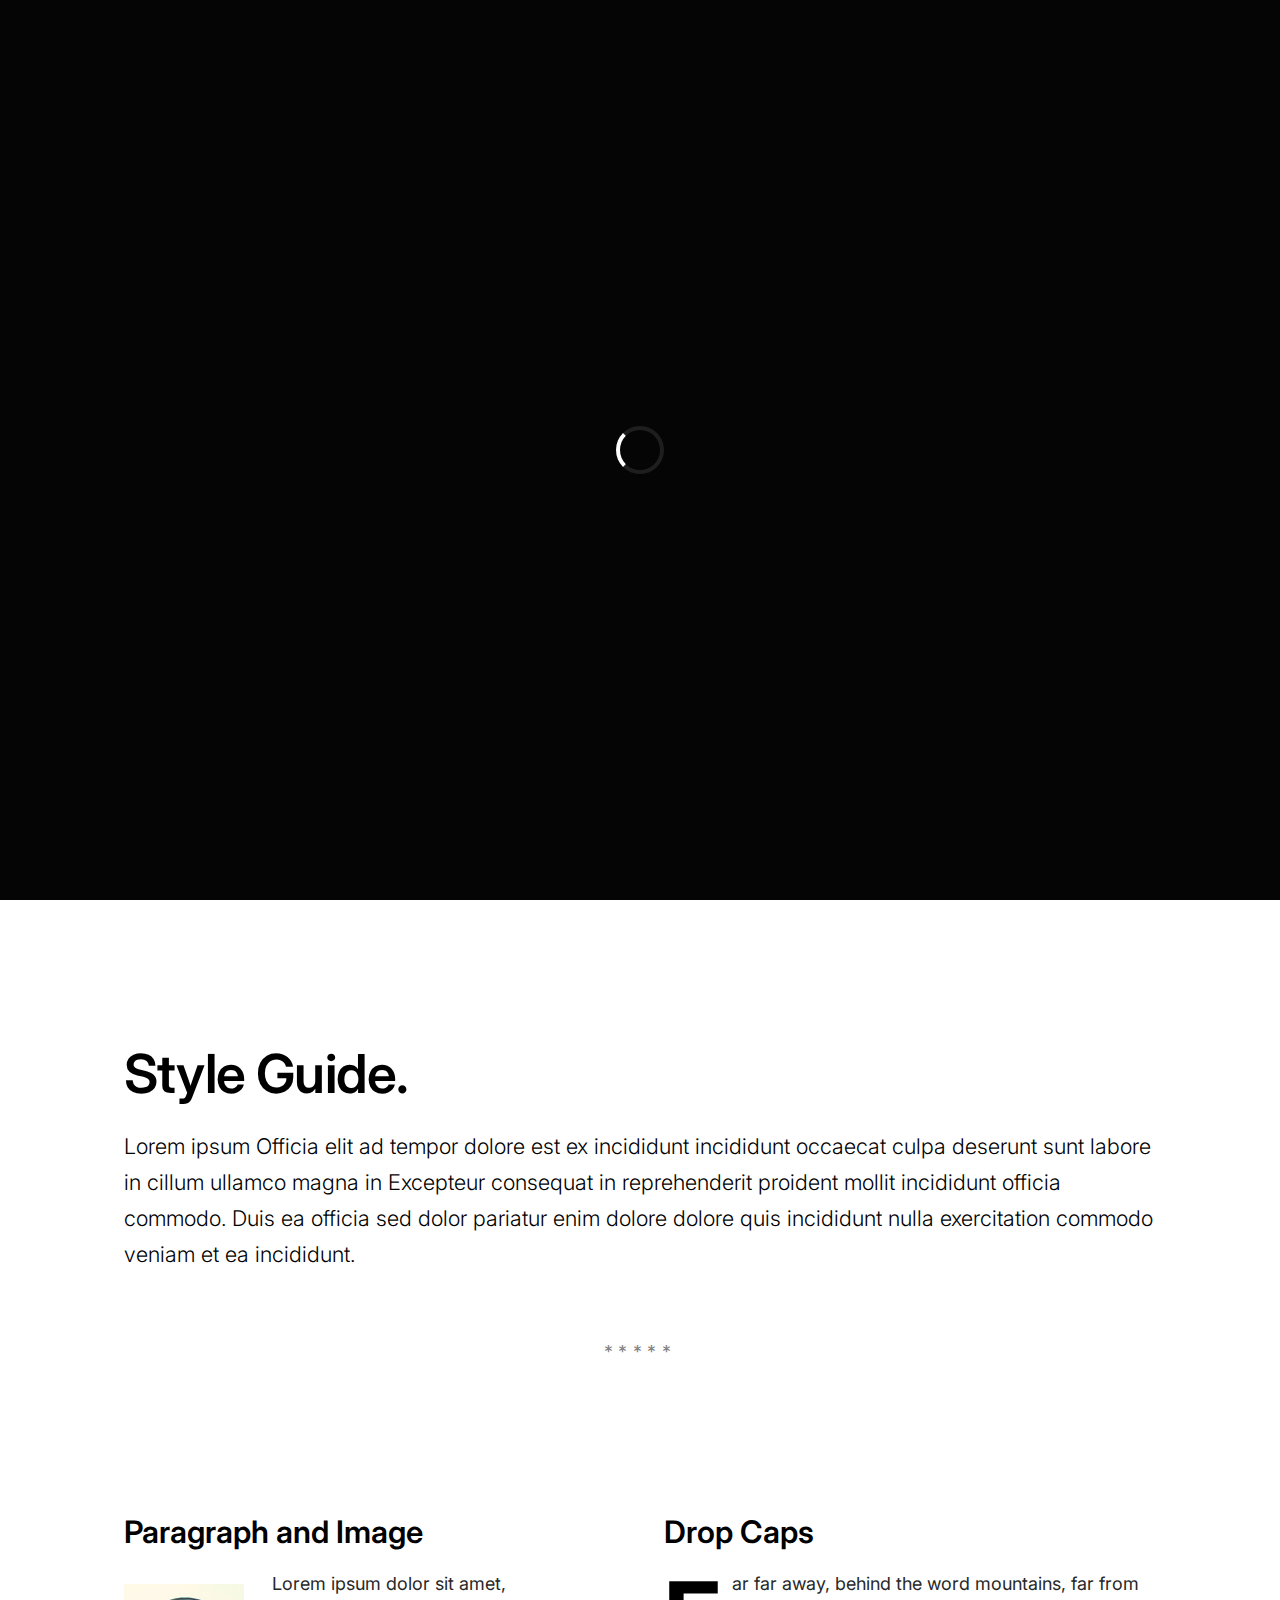
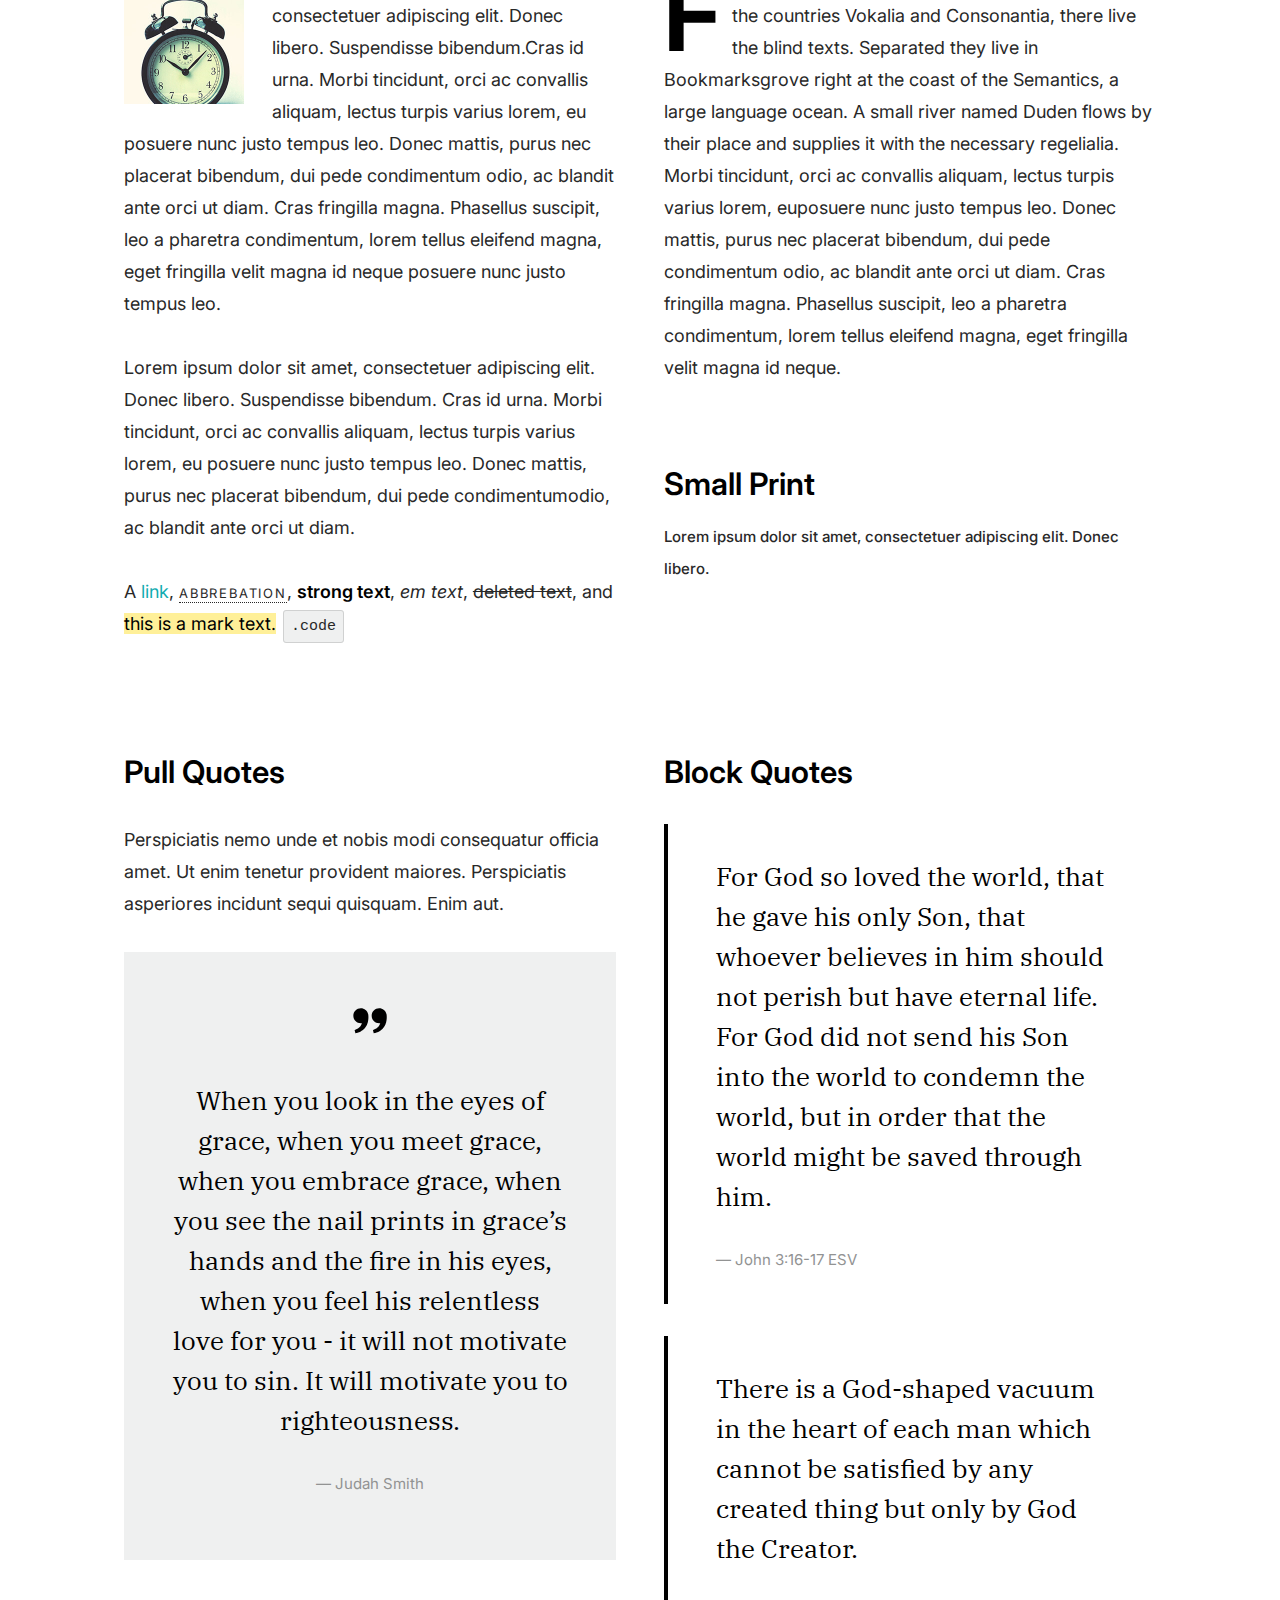
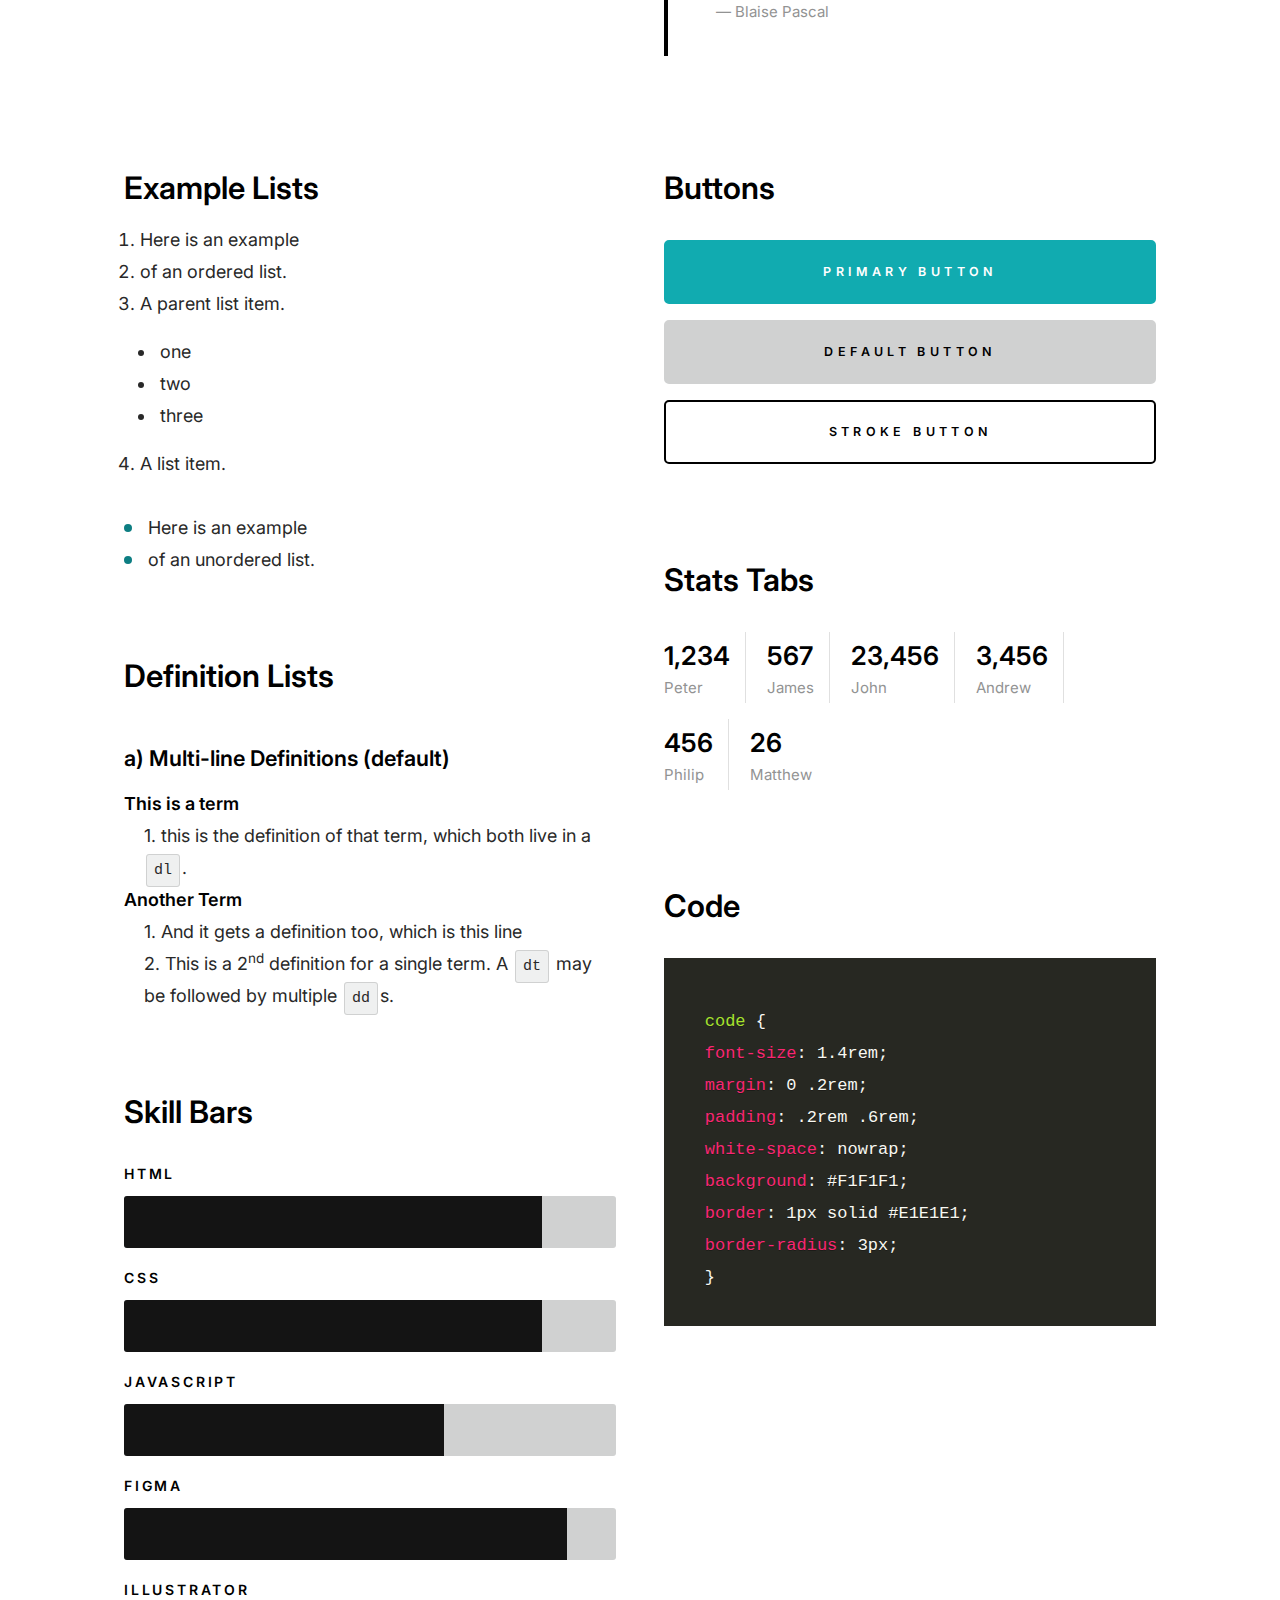
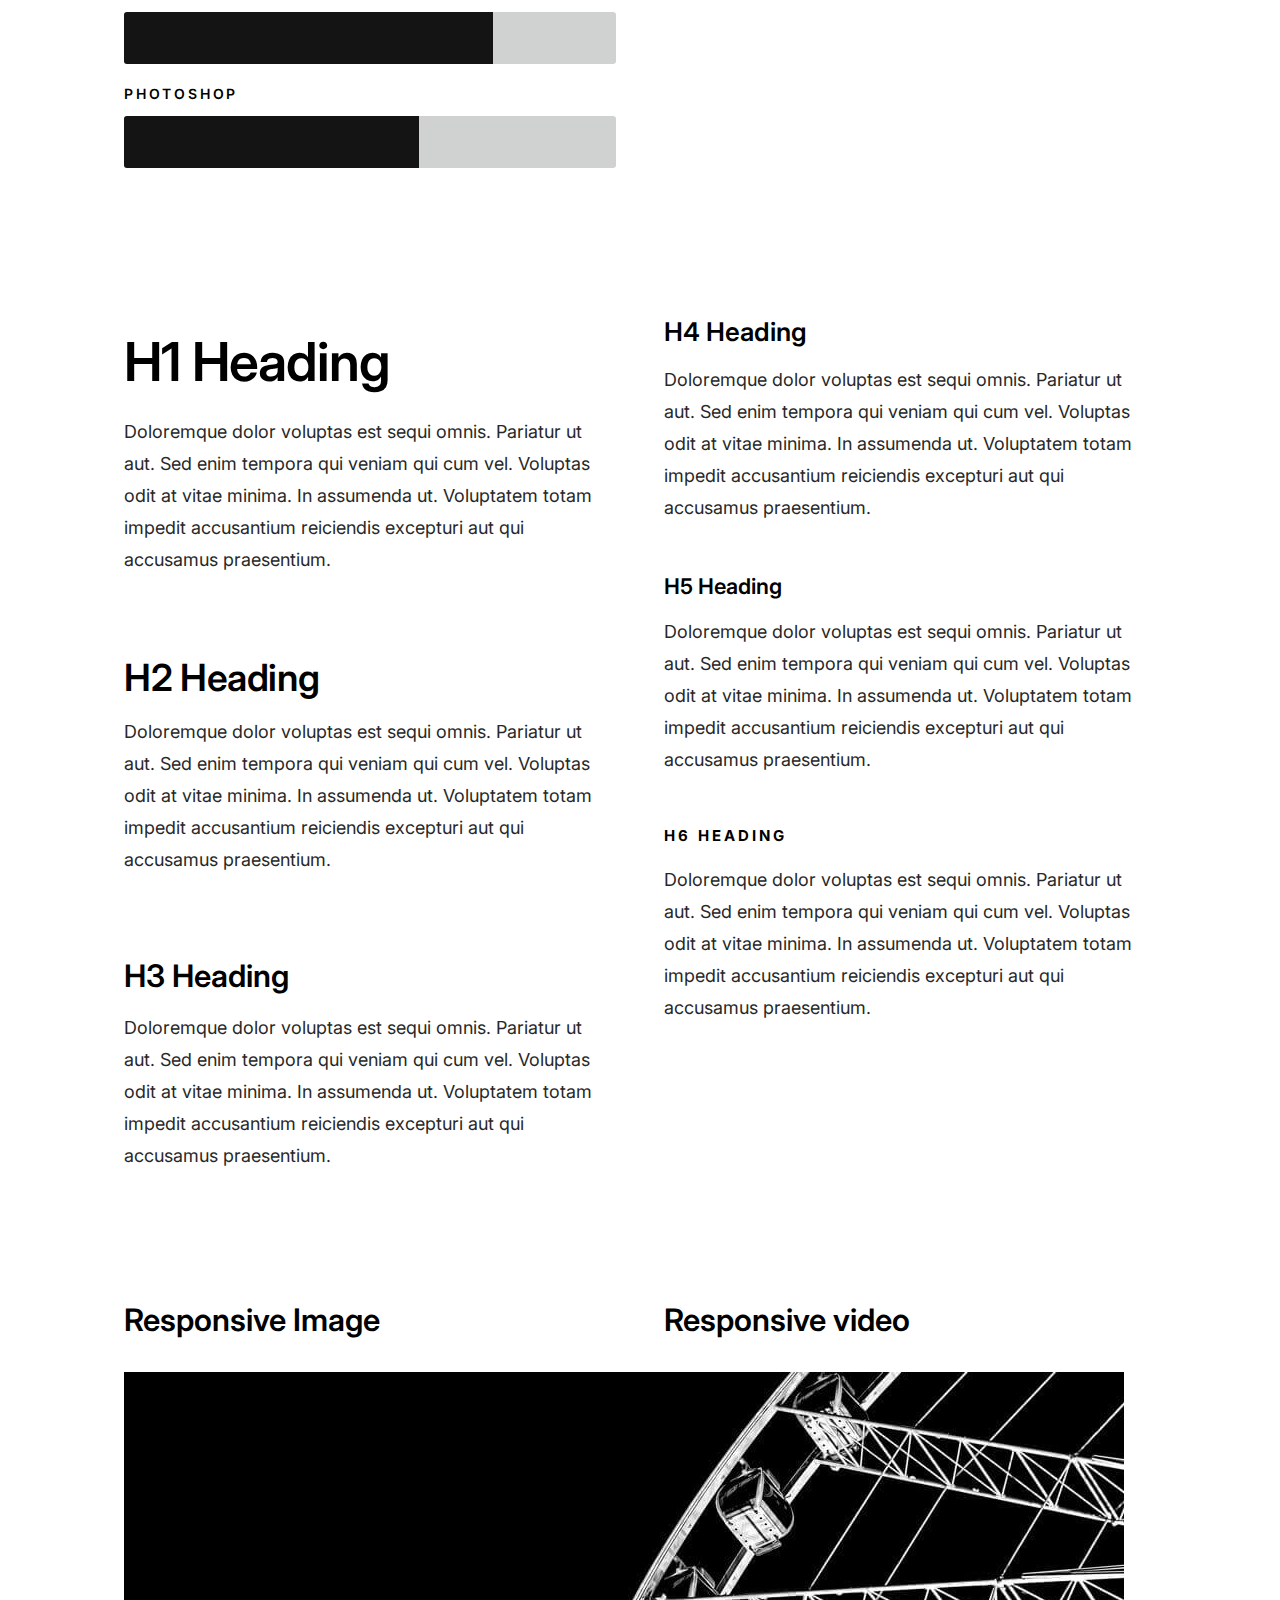
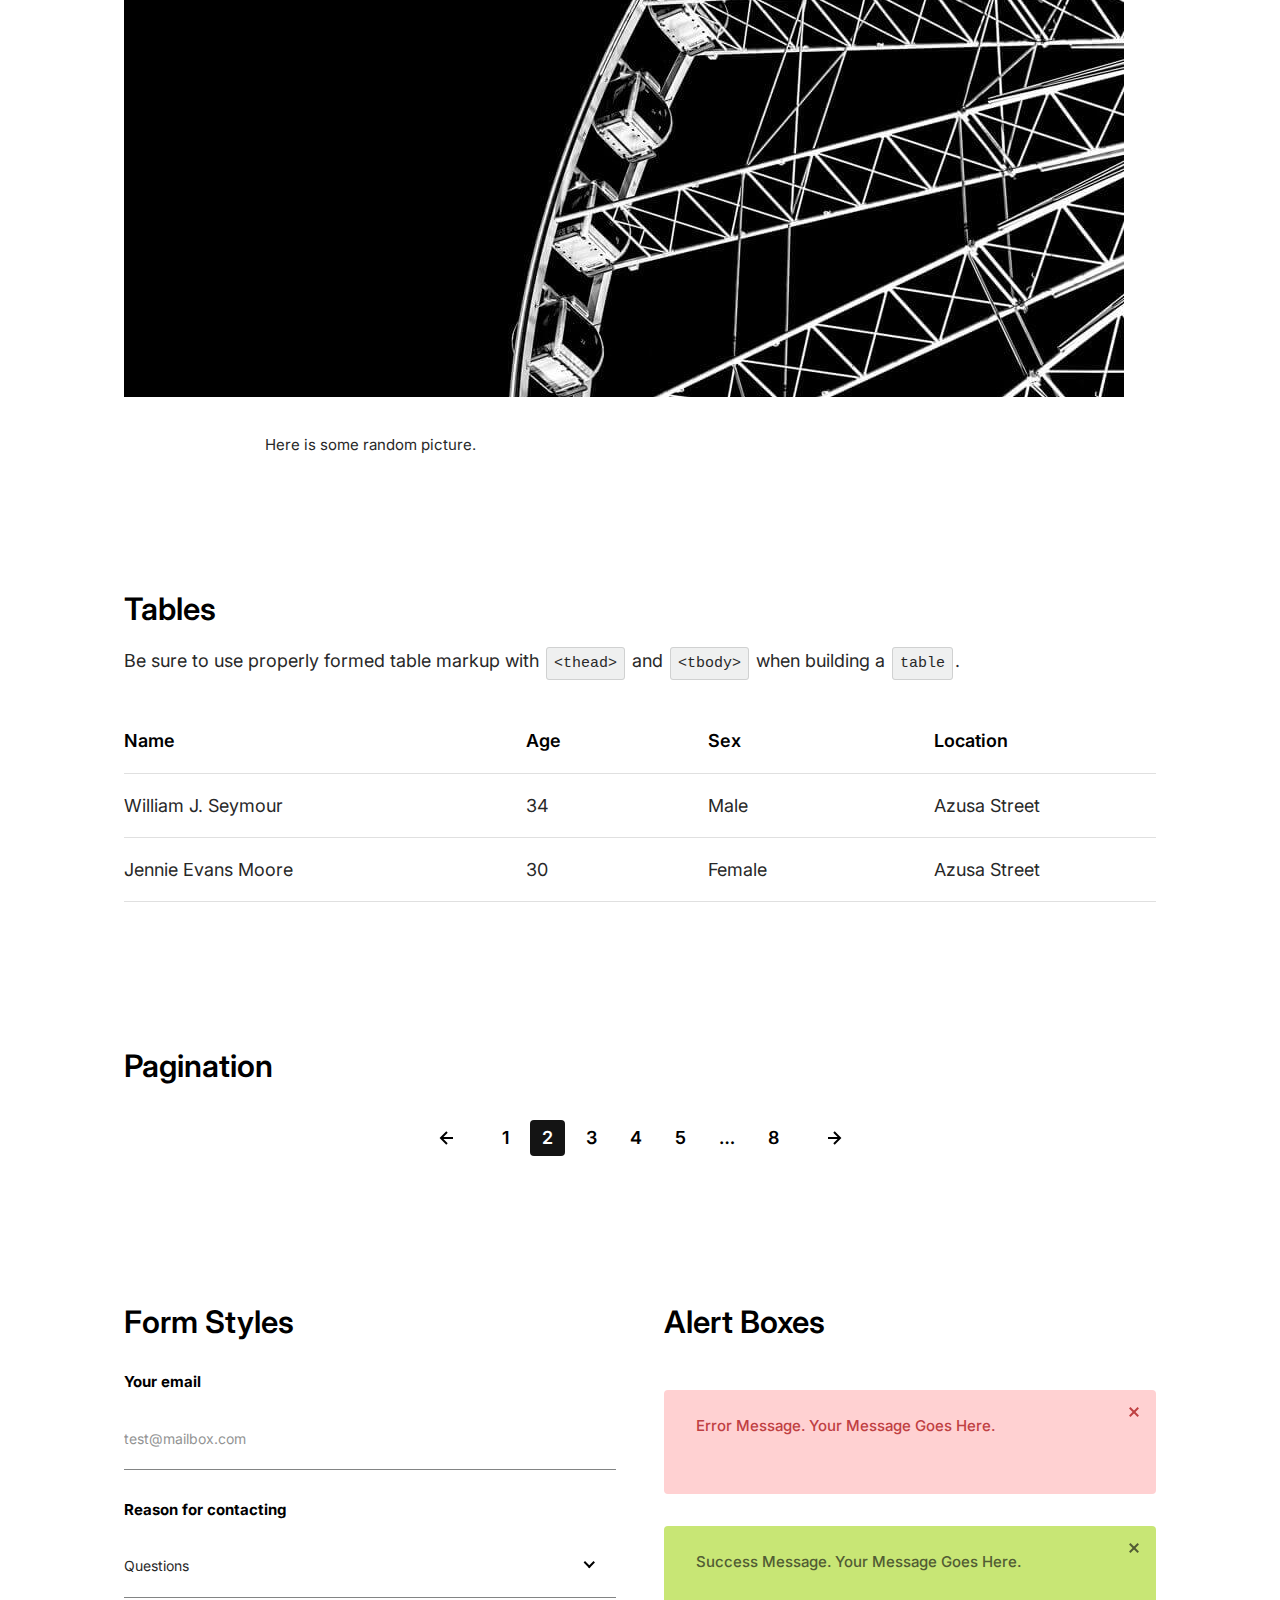
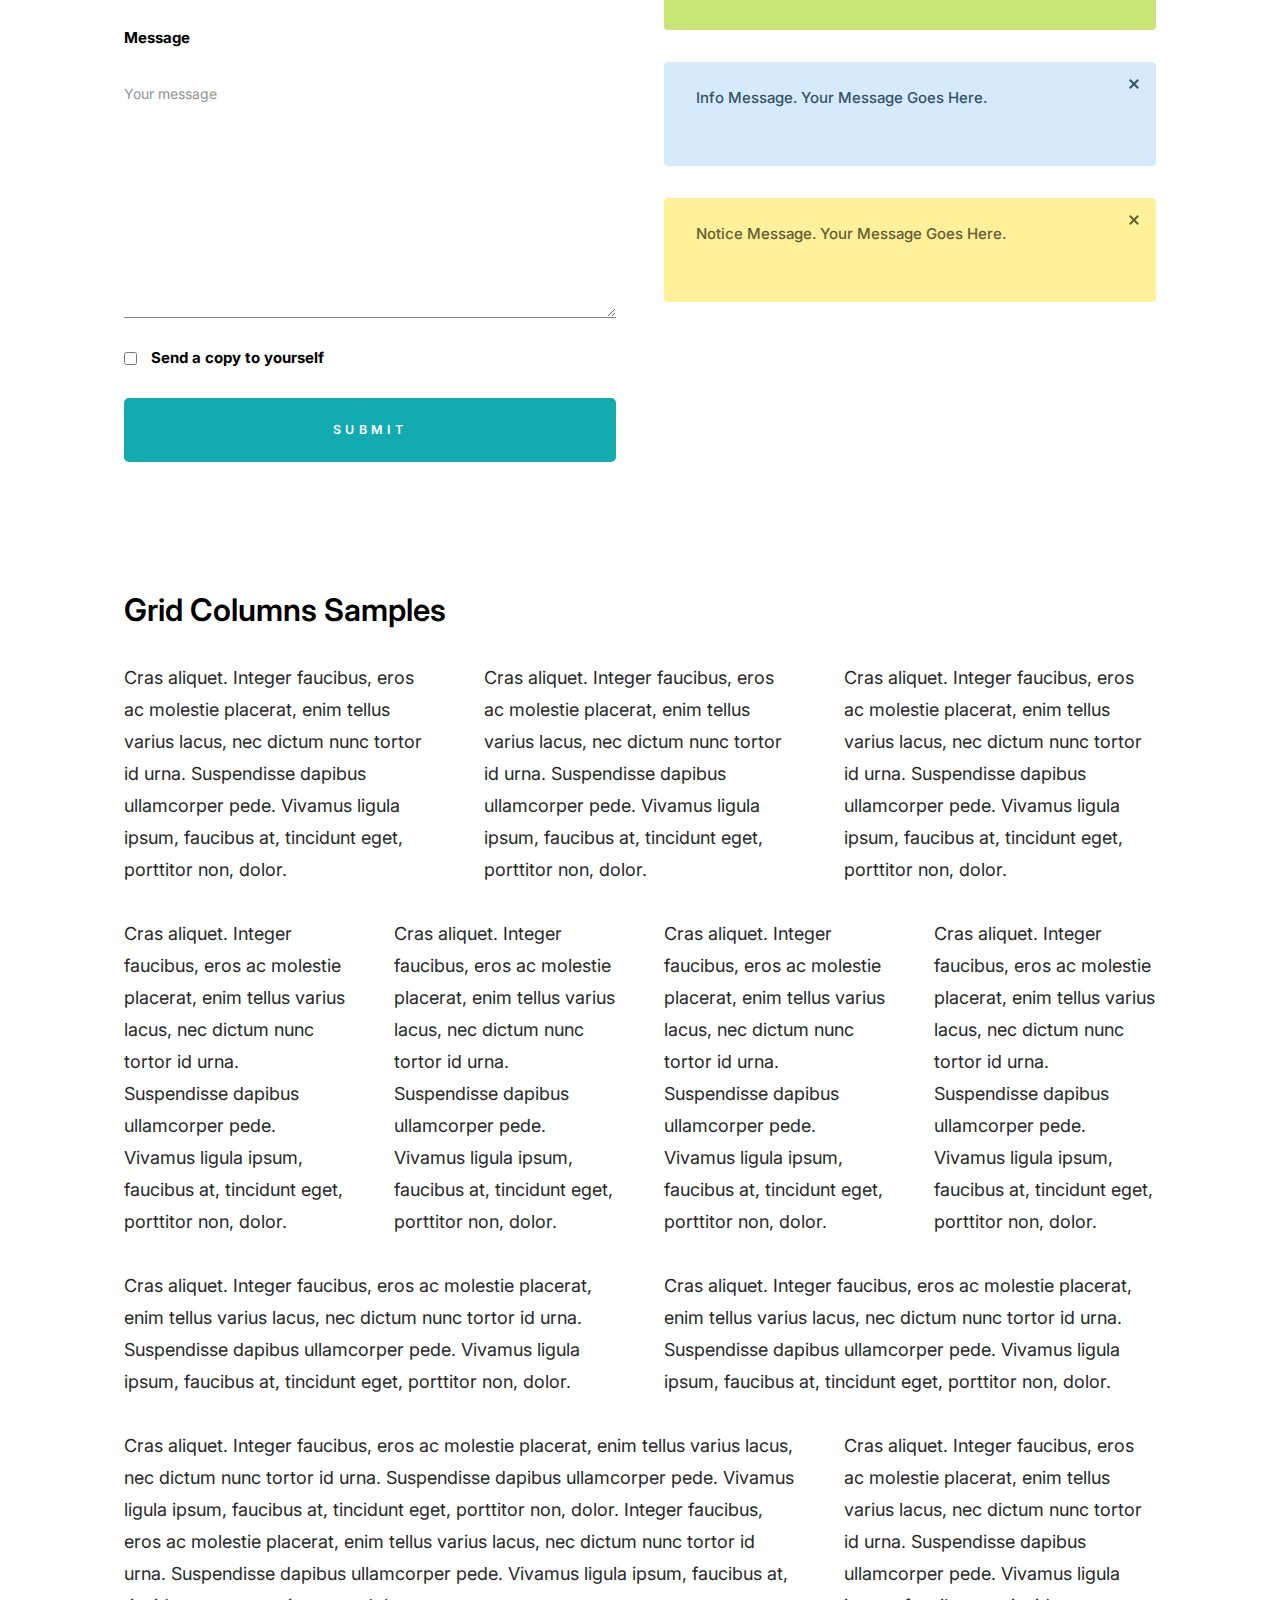
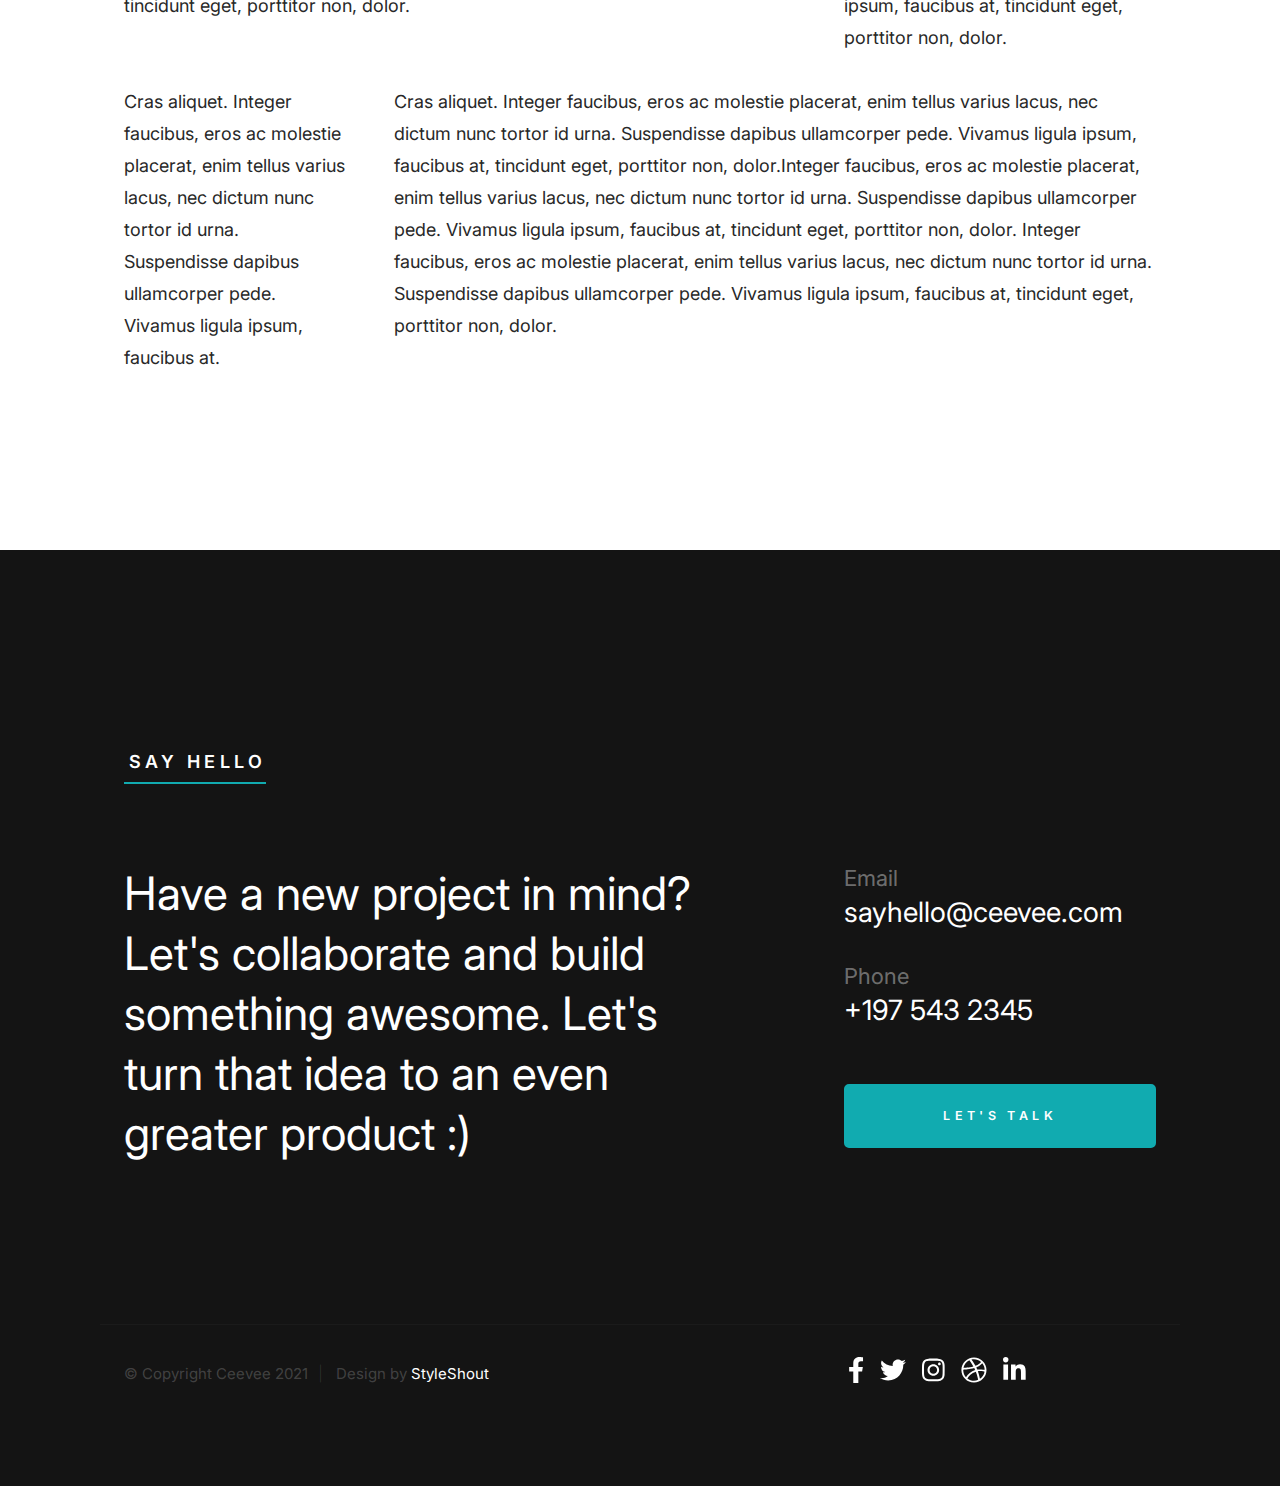
<file: styles.html>
<!DOCTYPE html>
<html class="no-js" lang="en">
<head>

    <!--- basic page needs
    ================================================== -->
    <meta charset="utf-8">
    <title>Styles - Ceevee 2.0</title>
    <meta name="description" content="">
    <meta name="author" content="">

    <!-- mobile specific metas
    ================================================== -->
    <meta name="viewport" content="width=device-width, initial-scale=1">

    <!-- CSS
    ================================================== -->
    <link rel="stylesheet" href="css/styles.css">
    <link rel="stylesheet" href="css/vendor.css">

    <style type="text/css" media="screen">
        .s-styles { 
            background-color: white;
            padding-top: calc(4.5 * var(--space));
            padding-bottom: calc(4.5 * var(--space));
            position: relative;
        }
        .s-styles .intro h1 {
            margin-top: 0;
        }
    </style>

    <!-- script
    ================================================== -->
    <script defer src="js/vendor/fontawesome/all.min.js"></script>

    <!-- favicons
    ================================================== -->
    <link rel="apple-touch-icon" sizes="180x180" href="apple-touch-icon.png">
    <link rel="icon" type="image/png" sizes="32x32" href="favicon-32x32.png">
    <link rel="icon" type="image/png" sizes="16x16" href="favicon-16x16.png">
    <link rel="manifest" href="site.webmanifest">

</head>

<body id="top" class="ss-preload">


    <!-- preloader
    ================================================== -->
    <div id="preloader">
        <div id="loader"></div>
    </div>


    <!-- header
    ================================================== -->
    <header class="s-header">
        <div class="row s-header__nav-wrap">
            <nav class="s-header__nav">
                <ul>
                    <li class="current"><a href="index.html">Home</a></li>
                    <li><a href="index.html#about">About</a></li>
                    <li><a href="index.html#resume">Resume</a></li>
                    <li><a href="index.html#portfolio">Works</a></li>
                    <li><a href="index.html#testimonials">Testimonials</a></li>
                    <li><a href="index.html#contact">Say Hello</a></li>
                </ul>
            </nav>
        </div> <!-- end row -->
        
        <a class="s-header__menu-toggle" href="#0" title="Menu">
            <span class="s-header__menu-icon"></span>
        </a>
    </header> <!-- end s-header -->


    <!-- hero
    ================================================== -->
    <section id="hero" class="s-hero target-section">

        <div class="s-hero__bg rellax" data-rellax-speed="-7"></div>

        <div class="row s-hero__content">
            <div class="column">

                <div class="s-hero__content-about">

                    <h1>I'm Jonathan Doe.</h1>

                    <h3>
                    I'm a Manila based <span>graphic designer</span>, <span>illustrator</span> and <span>webdesigner</span> creating awesome and
                    effective visual identities for companies of all sizes around the globe. Let's <a href="#about">start scrolling</a>
                    and learn more <a href="#about">about me</a>.
                    </h3>

                    <div class="s-hero__content-social">
                        <a href="#0"><i class="fab fa-facebook-square" aria-hidden="true"></i></a>
                        <a href="#0"><i class="fab fa-twitter" aria-hidden="true"></i></a>
                        <a href="#0"><i class="fab fa-instagram" aria-hidden="true"></i></a>
                        <a href="#0"><i class="fab fa-dribbble" aria-hidden="true"></i></a>
                        <a href="#0"><i class="fab fa-behance" aria-hidden="true"></i></a>
                        <a href="#0"><i class="fab fa-linkedin" aria-hidden="true"></i></a>
                    </div>

                </div> <!-- end s-hero__content-about -->

            </div>
        </div> <!-- s-hero__content -->

        <div class="s-hero__scroll">
            <a href="#styles" class="s-hero__scroll-link smoothscroll">
                <span class="scroll-arrow">
                    <svg xmlns="http://www.w3.org/2000/svg" width="24" height="24" viewBox="0 0 24 24" style="fill:rgba(0, 0, 0, 1);transform:;-ms-filter:"><path d="M18.707 12.707L17.293 11.293 13 15.586 13 6 11 6 11 15.586 6.707 11.293 5.293 12.707 12 19.414z"></path></svg>
                </span>
                <span class="scroll-text">Scroll Down</span>
            </a>
        </div> <!-- s-hero__scroll -->

    </section> <!-- end s-hero -->


    <!-- s-styles
    ================================================== -->
    <section id="styles" class="s-styles">

        <div class="row">

            <div class="column large-12 intro">

                <h1>Style Guide.</h1>

                <p class="lead">Lorem ipsum Officia elit ad tempor dolore est ex incididunt incididunt occaecat culpa deserunt 
                sunt labore in cillum ullamco magna in Excepteur consequat in reprehenderit proident mollit incididunt officia commodo.
                Duis ea officia sed dolor pariatur enim dolore dolore quis incididunt nulla exercitation commodo veniam et ea incididunt.
                </p>

                <hr class="fancy">
            </div>

        </div> <!-- end row -->

        <div class="row">

            <div class="column large-6 tab-12">

                <h3>Paragraph and Image</h3>

                <p><a href="#"><img width="120" height="120" class="h-pull-left" alt="sample-image" src="images/sample-image.jpg"></a>
                Lorem ipsum dolor sit amet, consectetuer adipiscing elit. Donec libero. Suspendisse bibendum.Cras id urna. Morbi 
                tincidunt, orci ac convallis aliquam, lectus turpis varius lorem, eu posuere nunc justo tempus leo. Donec mattis, 
                purus nec placerat bibendum, dui pede condimentum odio, ac blandit ante orci ut diam. Cras fringilla magna. 
                Phasellus suscipit, leo a pharetra condimentum, lorem tellus eleifend magna, eget fringilla velit magna id 
                neque posuere nunc justo tempus leo. </p>

                <p>
                Lorem ipsum dolor sit amet, consectetuer adipiscing elit. Donec libero. Suspendisse bibendum. Cras id urna. 
                Morbi tincidunt, orci ac convallis aliquam, lectus turpis varius lorem, eu posuere nunc justo tempus leo. 
                Donec mattis, purus nec placerat bibendum, dui pede condimentumodio, ac blandit ante orci ut diam.	
                </p>

                <p>A <a href="#">link</a>,
                <abbr title="this really isn't a very good description">abbrebation</abbr>,
                <strong>strong text</strong>,
                <em>em text</em>,
                <del>deleted text</del>, and
                <mark>this is a mark text.</mark>
                <code>.code</code>
                </p>

            </div>

            <div class="column large-6 tab-12">

                <h3>Drop Caps</h3>

                <p class="drop-cap">Far far away, behind the word mountains, far from the countries Vokalia and Consonantia,
                there live the blind texts. Separated they live in Bookmarksgrove right at the coast of the
                Semantics, a large language ocean. A small river named Duden flows by their place and supplies it with the 
                necessary regelialia. Morbi tincidunt, orci ac convallis aliquam, lectus turpis varius lorem, 
                euposuere nunc justo tempus leo. Donec mattis, purus nec placerat bibendum, dui pede condimentum odio, 
                ac blandit ante orci ut diam. Cras fringilla magna. Phasellus suscipit, leo a pharetra condimentum, 
                lorem tellus eleifend magna, eget fringilla velit magna id neque.
                </p>

                <h3>Small Print</h3>

                <p><small>Lorem ipsum dolor sit amet, consectetuer adipiscing elit. Donec libero.</small></p>

            </div>

        </div> <!-- end row -->

        <div class="row">

            <div class="column large-6 tab-12">

                <h3 class="h-add-bottom">Pull Quotes</h3>

                <p>
                Perspiciatis nemo unde et nobis modi consequatur officia amet. Ut enim 
                tenetur provident maiores. Perspiciatis asperiores incidunt sequi 
                quisquam. Enim aut. 
                </p>

                <figure class="pull-quote">
                    <blockquote>
                        <p>
                        When you look in the eyes of grace, when you meet grace, 
                        when you embrace grace, when you see the nail prints in 
                        grace’s hands and the fire in his eyes, when you feel his 
                        relentless love for you - it will not motivate you to sin. 
                        It will motivate you to righteousness.
                        </p>

                        <footer>
                            <cite>Judah Smith</cite>
                        </footer>
                    </blockquote>
                </figure>

            </div>

            <div class="column large-6 tab-12">

                <h3 class="h-add-bottom">Block Quotes</h3>

                <blockquote cite="http://where-i-got-my-info-from.com">
                    <p>
                    For God so loved the world, that he gave his only Son, that whoever believes in 
                    him should not perish but have eternal life. For God did not send his Son into 
                    the world to condemn the world, but in order that the world might be 
                    saved through him.
                    </p>

                    <footer>
                        <cite>
                            <a href="#0">John 3:16-17 ESV</a>
                        </cite>
                    </footer>

                </blockquote>

                <blockquote>
                    <p>There is a God-shaped vacuum in the heart of each man which cannot be satisfied 
                    by any created thing but only by God the Creator.</p>

                    <footer>
                        <cite>Blaise Pascal</cite>
                    </footer>

                </blockquote>

            </div>

        </div> <!-- end row -->

        <div class="row h-add-half-bottom">

            <div class="column large-6 tab-12">

                <h3>Example Lists</h3>

                <ol>
                    <li>Here is an example</li>
                    <li>of an ordered list.</li>
                    <li>A parent list item.
                        <ul>
                            <li>one</li>
                            <li>two</li>
                            <li>three</li>
                        </ul>
                        </li>
                        <li>A list item.</li>
                    </ol>

                <ul class="disc">
                    <li>Here is an example</li>
                    <li>of an unordered list.</li>
                </ul>

                <h3>Definition Lists</h3>

                <h5>a) Multi-line Definitions (default) </h5>

                <dl class="dictionary-style">
                    <dt><strong>This is a term</strong></dt>
                        <dd>this is the definition of that term, which both live in a <code>dl</code>.</dd>
                    <dt><strong>Another Term</strong></dt>
                        <dd>And it gets a definition too, which is this line</dd>
                        <dd>This is a 2<sup>nd</sup> definition for a single term. A <code>dt</code> may be followed by multiple <code>dd</code>s.</dd>
                </dl>

                <h3 class="h-add-bottom">Skill Bars</h3>

                <ul class="skill-bars-fat">
                    <li>
                    <div class="progress percent85"></div>
                    <strong>HTML</strong>
                    </li>
                    <li>
                    <div class="progress percent85"></div>
                    <strong>CSS</strong>
                    </li>
                    <li>
                    <div class="progress percent65"></div>
                    <strong>Javascript</strong>
                    </li>
                    <li>
                    <div class="progress percent90"></div>
                    <strong>Figma</strong>
                    </li>
                    <li>
                    <div class="progress percent75"></div>
                    <strong>Illustrator</strong>
                    </li>
                    <li>
                    <div class="progress percent60"></div>
                    <strong>Photoshop</strong>
                    </li>
                </ul>

            </div>

            <div class="column large-6 tab-12">

                <h3 class="h-add-bottom">Buttons</h3>

                <p>
                    <a class="btn btn--primary h-full-width" href="#0">Primary Button</a>
                    <a class="btn h-full-width" href="#0">Default Button</a>
                    <a class="btn btn--stroke h-full-width" href="#0">Stroke Button</a>
                </p>

                <h3>Stats Tabs</h3>

                <ul class="stats-tabs">
                    <li><a href="#0">1,234 <em>Peter</em></a></li>
                    <li><a href="#0">567 <em>James</em></a></li>
                    <li><a href="#0">23,456 <em>John</em></a></li>
                    <li><a href="#0">3,456 <em>Andrew</em></a></li>
                    <li><a href="#0">456 <em>Philip</em></a></li>
                    <li><a href="#0">26 <em>Matthew</em></a></li>
                </ul>

                <h3 class="h-add-bottom">Code</h3>

<pre><code class="language-css">
    code {
    font-size: 1.4rem;
    margin: 0 .2rem;
    padding: .2rem .6rem;
    white-space: nowrap;
    background: #F1F1F1;
    border: 1px solid #E1E1E1;	
    border-radius: 3px;
    }
</code></pre>

            </div>

        </div> <!-- end row -->

        <div class="row h-add-half-bottom">

            <div class="column large-6 tab-12">
                    
                <h1>H1 Heading</h1>
                <p>Doloremque dolor voluptas est sequi omnis. Pariatur ut aut. Sed enim tempora qui veniam qui cum vel. 
                Voluptas odit at vitae minima. In assumenda ut. Voluptatem totam impedit accusantium reiciendis excepturi aut qui accusamus praesentium.</p>

                <h2>H2 Heading</h2>
                <p>Doloremque dolor voluptas est sequi omnis. Pariatur ut aut. Sed enim tempora qui veniam qui cum vel. 
                Voluptas odit at vitae minima. In assumenda ut. Voluptatem totam impedit accusantium reiciendis excepturi aut qui accusamus praesentium.</p>

                <h3>H3 Heading</h3>
                <p>Doloremque dolor voluptas est sequi omnis. Pariatur ut aut. Sed enim tempora qui veniam qui cum vel. 
                Voluptas odit at vitae minima. In assumenda ut. Voluptatem totam impedit accusantium reiciendis excepturi aut qui accusamus praesentium.</p>

                
            </div>

            <div class="column large-6 tab-12">
                <h4>H4 Heading</h4>
                <p>Doloremque dolor voluptas est sequi omnis. Pariatur ut aut. Sed enim tempora qui veniam qui cum vel. 
                Voluptas odit at vitae minima. In assumenda ut. Voluptatem totam impedit accusantium reiciendis excepturi aut qui accusamus praesentium.</p>

                <h5>H5 Heading</h5>
                <p>Doloremque dolor voluptas est sequi omnis. Pariatur ut aut. Sed enim tempora qui veniam qui cum vel. 
                Voluptas odit at vitae minima. In assumenda ut. Voluptatem totam impedit accusantium reiciendis excepturi aut qui accusamus praesentium.</p>

                <h6>H6 Heading</h6>
                <p>Doloremque dolor voluptas est sequi omnis. Pariatur ut aut. Sed enim tempora qui veniam qui cum vel. 
                Voluptas odit at vitae minima. In assumenda ut. Voluptatem totam impedit accusantium reiciendis excepturi aut qui accusamus praesentium.</p>
    
                
            </div>

        </div> <!-- end row -->

        <div class="row h-add-half-bottom">

            <div class="column large-6 tab-12">

                <h3 class="h-add-bottom">Responsive Image</h3>

                <figure>
                    <img src="images/wheel-500.jpg" 
                    srcset="images/wheel-1000.jpg 1000w, 
                    images/wheel-500.jpg 500w" 
                    sizes="(max-width: 1000px) 100vw, 1000px" alt="">

                    <figcaption>
                        Here is some random picture.
                    </figcaption>
                </figure>

            </div>

            <div class="column large-6 tab-12">

                <h3 class="h-add-bottom">Responsive video</h3>

                <div class="video-container">
                <iframe title="vimeo-player" src="https://player.vimeo.com/video/14592941" width="640" height="360" frameborder="0" allowfullscreen></iframe>                
                </div>

            </div>
            
        </div> <!-- end row -->

        <div class="row h-add-bottom">

            <div class="column large-12">

                <h3>Tables</h3>
                <p>Be sure to use properly formed table markup with <code>&lt;thead&gt;</code> and <code>&lt;tbody&gt;</code> when building a <code>table</code>.</p>

                <div class="table-responsive">

                    <table>
                            <thead>
                            <tr>
                                <th>Name</th>
                                <th>Age</th>
                                <th>Sex</th>
                                <th>Location</th>
                            </tr>
                            </thead>
                            <tbody>
                            <tr>
                                <td>William J. Seymour</td>
                                <td>34</td>
                                <td>Male</td>
                                <td>Azusa Street</td>
                            </tr>
                            <tr>
                                <td>Jennie Evans Moore</td>
                                <td>30</td>
                                <td>Female</td>
                                <td>Azusa Street</td>
                            </tr>
                            </tbody>
                    </table>

                </div>

            </div>
            
        </div> <!-- end row -->

        <div class="row">

            <div class="column large-12">
                <h3>Pagination</h3>

                <nav class="pgn">
                    <ul>
                        <li>
                            <a class="pgn__prev" href="#0">
                                <svg xmlns="http://www.w3.org/2000/svg" width="24" height="24" viewBox="0 0 24 24"><path d="M12.707 17.293L8.414 13H18v-2H8.414l4.293-4.293-1.414-1.414L4.586 12l6.707 6.707z"/></svg>
                            </a>
                        </li>
                        <li><a class="pgn__num" href="#0">1</a></li>
                        <li><span class="pgn__num current">2</span></li>
                        <li><a class="pgn__num" href="#0">3</a></li>
                        <li><a class="pgn__num" href="#0">4</a></li>
                        <li><a class="pgn__num" href="#0">5</a></li>
                        <li><span class="pgn__num dots">…</span></li>
                        <li><a class="pgn__num" href="#0">8</a></li>
                        <li>
                            <a class="pgn__next" href="#0">
                                <svg xmlns="http://www.w3.org/2000/svg" width="24" height="24" viewBox="0 0 24 24"><path d="M11.293 17.293l1.414 1.414L19.414 12l-6.707-6.707-1.414 1.414L15.586 11H6v2h9.586z"/></svg>
                            </a>
                        </li>
                    </ul>
                </nav>
            </div>

        </div> <!-- end row -->


        <div class="row">

            <div class="column large-6 tab-12">

                <h3 class="h-add-bottom">Form Styles</h3>

                <form>
                    <div>
                        <label for="sampleInput">Your email</label>
                        <input class="h-full-width" type="email" placeholder="test@mailbox.com" id="sampleInput">
                    </div>
                    <div>
                        <label for="sampleRecipientInput">Reason for contacting</label>
                        <div class="ss-custom-select">
                            <select class="h-full-width" id="sampleRecipientInput">
                                <option value="Option 1">Questions</option>
                                <option value="Option 2">Report</option>
                                <option value="Option 3">Others</option>
                            </select>
                        </div>
                    </div>
                    
                    <label for="exampleMessage">Message</label>
                    <textarea class="h-full-width" placeholder="Your message" id="exampleMessage"></textarea>

                    <label class="h-add-bottom">
                        <input type="checkbox">
                        <span class="label-text">Send a copy to yourself</span>
                    </label>
                
                    <input class="btn--primary h-full-width" type="submit" value="Submit">
                </form>

            </div>

            <div class="column large-6 tab-12">

                <h3>Alert Boxes</h3>

                <br>
                
                <div class="alert-box alert-box--error">
                    <p>Error Message. Your Message Goes Here.</p>
                    <span class="alert-box__close"></span>
                </div><!-- end error -->
                        
                <div class="alert-box alert-box--success">
                    <p>Success Message. Your Message Goes Here.</p>
                    <span class="alert-box__close"></span>
                </div><!-- end success -->
                        
                <div class="alert-box alert-box--info">
                    <p>Info Message. Your Message Goes Here.</p>
                    <span class="alert-box__close"></span>
                </div><!-- end info -->
                        
                <div class="alert-box alert-box--notice">
                    <p>Notice Message. Your Message Goes Here.</p>
                    <span class="alert-box__close"></span>
                </div><!-- end notice -->
            
            </div>

        </div> <!-- end row -->

        <div class="row">

            <div class="large-12 column">
               <h3 class="h-add-bottom">Grid Columns Samples</h3>
            </div>
   
        </div> <!-- Row End-->


        <div class="row">
   
            <div class="large-4 mob-12 column">
                <p>
                Cras aliquet. Integer faucibus, eros ac molestie placerat, enim tellus varius lacus,
                nec dictum nunc tortor id urna. Suspendisse dapibus ullamcorper pede. Vivamus ligula ipsum,
                faucibus at, tincidunt eget, porttitor non, dolor. 
                </p>
             </div>
   
            <div class="large-4 mob-12 column">
                <p>
                Cras aliquet. Integer faucibus, eros ac molestie placerat, enim tellus varius lacus,
                nec dictum nunc tortor id urna. Suspendisse dapibus ullamcorper pede. Vivamus ligula ipsum,
                faucibus at, tincidunt eget, porttitor non, dolor. 
                </p>
            </div>
   
            <div class="large-4 mob-12 column">
                <p>
                Cras aliquet. Integer faucibus, eros ac molestie placerat, enim tellus varius lacus,
                nec dictum nunc tortor id urna. Suspendisse dapibus ullamcorper pede. Vivamus ligula ipsum,
                faucibus at, tincidunt eget, porttitor non, dolor. 
                </p>
            </div>
   
        </div>
   
        <div class="row">
   
            <div class="large-3 tab-6 mob-12 column">
                <p>
                Cras aliquet. Integer faucibus, eros ac molestie placerat, enim tellus varius lacus,
                nec dictum nunc tortor id urna. Suspendisse dapibus ullamcorper pede. Vivamus ligula ipsum,
                faucibus at, tincidunt eget, porttitor non, dolor. 
                </p>
            </div>
   
            <div class="large-3 tab-6 mob-12 column">
                <p>
                Cras aliquet. Integer faucibus, eros ac molestie placerat, enim tellus varius lacus,
                nec dictum nunc tortor id urna. Suspendisse dapibus ullamcorper pede. Vivamus ligula ipsum,
                faucibus at, tincidunt eget, porttitor non, dolor. 
                </p>
            </div>
   
            <div class="large-3 tab-6 mob-12 column">
                <p>
                Cras aliquet. Integer faucibus, eros ac molestie placerat, enim tellus varius lacus,
                nec dictum nunc tortor id urna. Suspendisse dapibus ullamcorper pede. Vivamus ligula ipsum,
                faucibus at, tincidunt eget, porttitor non, dolor. 
                </p>
            </div>
   
            <div class="large-3 tab-6 mob-12 column">
                <p>
                Cras aliquet. Integer faucibus, eros ac molestie placerat, enim tellus varius lacus,
                nec dictum nunc tortor id urna. Suspendisse dapibus ullamcorper pede. Vivamus ligula ipsum,
                faucibus at, tincidunt eget, porttitor non, dolor. 
                </p>
            </div>
   
        </div>
   
        <div class="row">
   
            <div class="large-6 mob-12 column">
                <p>
                Cras aliquet. Integer faucibus, eros ac molestie placerat, enim tellus varius lacus,
                nec dictum nunc tortor id urna. Suspendisse dapibus ullamcorper pede. Vivamus ligula ipsum,
                faucibus at, tincidunt eget, porttitor non, dolor. 
                </p>
            </div>
   
            <div class="large-6 mob-12 column">
                <p>
                Cras aliquet. Integer faucibus, eros ac molestie placerat, enim tellus varius lacus,
                nec dictum nunc tortor id urna. Suspendisse dapibus ullamcorper pede. Vivamus ligula ipsum,
                faucibus at, tincidunt eget, porttitor non, dolor. 
                </p>
            </div>
   
        </div>
   
        <div class="row">
   
            <div class="large-8 tab-7 mob-12 column">
                <p>
                Cras aliquet. Integer faucibus, eros ac molestie placerat, enim tellus varius lacus,
                nec dictum nunc tortor id urna. Suspendisse dapibus ullamcorper pede. Vivamus ligula ipsum,
                faucibus at, tincidunt eget, porttitor non, dolor. Integer faucibus, eros ac molestie placerat, enim tellus varius lacus,
                nec dictum nunc tortor id urna. Suspendisse dapibus ullamcorper pede. Vivamus ligula ipsum,
                faucibus at, tincidunt eget, porttitor non, dolor.
                </p>
            </div>
   
            <div class="large-4 tab-5 mob-12 column">
                <p>
                Cras aliquet. Integer faucibus, eros ac molestie placerat, enim tellus varius lacus,
                nec dictum nunc tortor id urna. Suspendisse dapibus ullamcorper pede. Vivamus ligula ipsum,
                faucibus at, tincidunt eget, porttitor non, dolor. 
                </p>
            </div>
   
         </div>
   
         <div class="row">
   
            <div class="large-3 tab-5 mob-12 column">
                <p>
                Cras aliquet. Integer faucibus, eros ac molestie placerat, enim tellus varius lacus,
                nec dictum nunc tortor id urna. Suspendisse dapibus ullamcorper pede. Vivamus ligula ipsum,
                faucibus at. 
                </p>
             </div>
   
            <div class="large-9 tab-7 mob-12 column">
                <p>
                Cras aliquet. Integer faucibus, eros ac molestie placerat, enim tellus varius lacus,
                nec dictum nunc tortor id urna. Suspendisse dapibus ullamcorper pede. Vivamus ligula ipsum,
                faucibus at, tincidunt eget, porttitor non, dolor.Integer faucibus, eros ac molestie placerat, enim tellus varius lacus,
                nec dictum nunc tortor id urna. Suspendisse dapibus ullamcorper pede. Vivamus ligula ipsum,
                faucibus at, tincidunt eget, porttitor non, dolor. Integer faucibus, eros ac molestie placerat, enim tellus varius lacus,
                nec dictum nunc tortor id urna. Suspendisse dapibus ullamcorper pede. Vivamus ligula ipsum,
                faucibus at, tincidunt eget, porttitor non, dolor.
                </p>
             </div>
   
         </div> 

    </section> <!-- end s-styles -->


    <!-- contact
    ================================================== -->
    <section id="contact" class="s-contact target-section">

        <div class="row s-contact__header">
            <div class="column large-12">
                <h3 class="section-header-allcaps">Say Hello</h3>
            </div>
        </div>

        <div class="row s-contact__content">

            <div class="column large-7 medium-12">

                <h4 class="huge-text">
                Have a new project in mind? Let's collaborate and build something awesome. 
                Let's turn that idea to an even greater product :)
                </h4>

            </div>

            <div class="column large-4 medium-12">

                <div class="row contact-infos">
                    <div class="column large-12 medium-6 tab-12">
                        <div class="contact-block">
                            <h5 class="contact-block__header">
                                Email
                            </h5>
                            <p class="contact-block__content">
                                <a class="mailtoui" href="mailto:sayhello@ceevee.com">sayhello@ceevee.com</a>
                            </p>
                        </div> <!-- end contact-block -->
                    </div>
                    <div class="column large-12 medium-6 tab-12">
                        <div class="contact-block">
                            <h5 class="contact-block__header">
                                Phone
                            </h5>
                            <p class="contact-block__content">
                                <a href="tel:+1975432345">+197 543 2345</a>
                            </p>
                        </div> <!-- end contact-block -->
                    </div>

                    <div class="column large-12">
                        <a href="mailto:sayhello@ceevee.com" class="mailtoui btn btn--primary h-full-width">Let's Talk</a>
                    </div>
                </div> <!-- end contact-infos -->

            </div>
        </div> <!-- s-contact__content -->

    </section> <!-- end s-contact -->
    

    <!-- footer
    ================================================== -->
    <footer class="s-footer">
        <div class="row">
            <div class="column large-4 medium-6 w-1000-stack s-footer__social-block">
                <ul class="s-footer__social">
                    <li><a href="#0"><i class="fab fa-facebook-f" aria-hidden="true"></i></a></li>
                    <li><a href="#0"><i class="fab fa-twitter" aria-hidden="true"></i></a></li>
                    <li><a href="#0"><i class="fab fa-instagram" aria-hidden="true"></i></a></li>
                    <li><a href="#0"><i class="fab fa-dribbble" aria-hidden="true"></i></a></li>
                    <li><a href="#0"><i class="fab fa-linkedin-in" aria-hidden="true"></i></a></li>
                </ul>
            </div>

            <div class="column large-7 medium-6 w-1000-stack ss-copyright">
                <span>© Copyright Ceevee 2021</span> 
                <span>Design by <a href="https://www.styleshout.com/">StyleShout</a></span>
            </div>
        </div>

        <div class="ss-go-top">
            <a class="smoothscroll" title="Back to Top" href="#top">
                <svg xmlns="http://www.w3.org/2000/svg" viewBox="0 0 24 24"><path d="M6 4h12v2H6zm5 10v6h2v-6h5l-6-6-6 6z"/></svg>
             </a>
        </div> <!-- end ss-go-top -->
    </footer>


    <!-- Java Script
    ================================================== -->
    <script src="js/plugins.js"></script>
    <script src="js/main.js"></script>

</body>

</html>
</file>
<file: css/styles.css>
/* =================================================================== 
 * Ceevee Main Stylesheet
 * Template Ver. 2.0.0
 * 01-03-2021
 * ------------------------------------------------------------------
 *
 * TOC:
 * # settings and variables
 *      ## fonts
 *      ## colors
 *      ## vertical spacing and typescale
 *      ## grid variables
 * # normalize
 * # basic/base setup styles
 *      ## media
 *      ## typography resets
 *      ## links
 *      ## inputs
 * # Grid v3.0.0
 *      ## medium screen devices
 *      ## tablets
 *      ## mobile devices
 *      ## small mobile devices <= 400px
 * # block grids
 *      ## block grids - medium screen devices
 *      ## block grids - tablets
 *      ## block grids - mobile devices
 *      ## block grids - small mobile devices <= 400px
 * # MISC 
 * # custom grid, block grid STACK breakpoints
 * # base style overrides 
 *      ## links
 * # typography & general theme styles
 *      ## Lists
 *      ## responsive video container
 *      ## floated image
 *      ## tables
 *      ## spacing
 * # preloader
 *      ## page loaded
 * # forms 
 *      ## Style Placeholder Text
 * # buttons 
 * # additional components
 *      ## skillbars
 *      ## alert box
 *      ## pagination 
 * # common and reusable styles
 *      ## animation stuff 
 *      ## MailtoUI style overrides
 * # site header
 *      ## header nav
 *      ## mobile menu toggle 
 * # hero
 *      ## hero content
 *      ## hero social
 *      ## hero scrolldown
 *      ## animate intro content
 * # resume 
 *      ## resume block
 * # portfolio
 *      ## portfolio list
 *      ## modal popup
 * # CTA
 * # testimonials
 *      ## swiper style overrides
 *      ## testimonial slider 
 * # contact
 *      ## contact block
 * # footer
 *      ## footer social
 *      ## copyright
 *      ## go top
 *
 * ------------------------------------------------------------------ */

/* ===================================================================
 * # settings and variables
 *
 * ------------------------------------------------------------------- */

/* ------------------------------------------------------------------- 
 * ## fonts
 * ------------------------------------------------------------------- */
@import url("https://fonts.googleapis.com/css2?family=IBM+Plex+Serif:ital,wght@0,300;0,400;0,500;0,600;0,700;1,200;1,300;1,400;1,500;1,600&family=Inter:wght@300;400;500;600;700&display=swap");
:root {
  --font-1: "Inter", sans-serif;
  --font-2: "IBM Plex Serif", serif;
  /* monospace
     */
  --font-mono: Consolas, "Andale Mono", Courier, "Courier New", monospace;
}

/* ------------------------------------------------------------------- 
 * ## colors
 * ------------------------------------------------------------------- */
:root {
  /* color-1(#11ABB0)
     * color-2(#F06000)
     */
  --color-1: hsla(182, 82%, 38%, 1);
  --color-2: hsla(24, 100%, 47%, 1);

  /* theme color variations
     */
  --color-1-lighter: hsla(182, 82%, 58%, 1);
  --color-1-light: hsla(182, 82%, 48%, 1);
  --color-1-dark: hsla(182, 82%, 28%, 1);
  --color-1-darker: hsla(182, 82%, 18%, 1);
  --color-2-lighter: hsla(24, 100%, 67%, 1);
  --color-2-light: hsla(24, 100%, 57%, 1);
  --color-2-dark: hsla(24, 100%, 37%, 1);
  --color-2-darker: hsla(24, 100%, 27%, 1);

  /* feedback colors
     * color-error(#ffd1d2), color-success(#c8e675), 
     * color-info(#d7ecfb), color-notice(#fff099)
     */
  --color-error: hsla(359, 100%, 91%, 1);
  --color-success: hsla(76, 69%, 68%, 1);
  --color-info: hsla(205, 82%, 91%, 1);
  --color-notice: hsla(51, 100%, 80%, 1);
  --color-error-content: hsla(359, 50%, 50%, 1);
  --color-success-content: hsla(76, 29%, 28%, 1);
  --color-info-content: hsla(205, 32%, 31%, 1);
  --color-notice-content: hsla(51, 30%, 30%, 1);

  /* shades 
     * generated using 
     * Tint & Shade Generator 
     * (https://maketintsandshades.com/)
     */
  --color-black: #000000;
  --color-gray-19: #0a0a0a;
  --color-gray-18: #141414;
  --color-gray-17: #1e1e1e;
  --color-gray-16: #282828;
  --color-gray-15: #323333;
  --color-gray-14: #3b3d3d;
  --color-gray-13: #454747;
  --color-gray-12: #4f5151;
  --color-gray-11: #595b5b;
  --color-gray-10: #636565;
  --color-gray-9: #737474;
  --color-gray-8: #828484;
  --color-gray-7: #929393;
  --color-gray-6: #a1a3a3;
  --color-gray-5: #b1b2b2;
  --color-gray-4: #c1c1c1;
  --color-gray-3: #d0d1d1;
  --color-gray-2: #e0e0e0;
  --color-gray-1: #eff0f0;
  --color-white: #ffffff;

  /* text
     */
  --color-text: var(--color-gray-16);
  --color-text-dark: var(--color-black);
  --color-text-light: var(--color-gray-7);
  --color-placeholder: var(--color-gray-7);

  /* buttons
     */
  --color-btn: var(--color-gray-3);
  --color-btn-text: var(--color-black);
  --color-btn-hover: var(--color-black);
  --color-btn-hover-text: var(--color-white);
  --color-btn-primary: var(--color-1);
  --color-btn-primary-text: var(--color-white);
  --color-btn-primary-hover: var(--color-2);
  --color-btn-primary-hover-text: var(--color-white);
  --color-btn-stroke: var(--color-black);
  --color-btn-stroke-text: var(--color-black);
  --color-btn-stroke-hover: var(--color-black);
  --color-btn-stroke-hover-text: var(--color-white);

  /* others
     */
  --color-bg: var(--color-gray-18);
  --color-border: var(--color-gray-2);
  --border-radius: 5px;
}

/* ------------------------------------------------------------------- 
 * ## vertical spacing and typescale
 * ------------------------------------------------------------------- */
:root {
  /* spacing
     * base font size: 18px 
     * vertical space unit : 32px
     */
  --base-size: 62.5%;
  --base-font-size: 1.8rem;
  --space: 3.2rem;

  /* vertical spacing 
     */
  --vspace-0_125: calc(0.125 * var(--space));
  --vspace-0_25: calc(0.25 * var(--space));
  --vspace-0_5: calc(0.5 * var(--space));
  --vspace-0_75: calc(0.75 * var(--space));
  --vspace-0_875: calc(0.875 * var(--space));
  --vspace-1: calc(var(--space));
  --vspace-1_25: calc(1.25 * var(--space));
  --vspace-1_5: calc(1.5 * var(--space));
  --vspace-1_75: calc(1.75 * var(--space));
  --vspace-2: calc(2 * var(--space));
  --vspace-2_5: calc(2.5 * var(--space));
  --vspace-3: calc(3 * var(--space));
  --vspace-3_5: calc(3.5 * var(--space));
  --vspace-4: calc(4 * var(--space));
  --vspace-4_5: calc(4.5 * var(--space));
  --vspace-5: calc(5 * var(--space));

  /* type scale
     * ratio 1:2 | base: 18px
     * -------------------------------------------------------
     *
     * --text-display-3 = (77.40px)
     * --text-display-2 = (64.50px)
     * --text-display-1 = (53.75px)
     * --text-xxxl      = (44.79px)
     * --text-xxl       = (37.32px)
     * --text-xl        = (31.10px)
     * --text-lg        = (25.92px)
     * --text-md        = (21.60px)
     * --text-size      = (18.00px) BASE
     * --text-sm        = (15.00px)
     * --text-xs        = (12.50px)
     *
     * -------------------------------------------------------
     */
  --text-scale-ratio: 1.2;
  --text-size: var(--base-font-size);
  --text-xs: calc(
    (var(--text-size) / var(--text-scale-ratio)) / var(--text-scale-ratio)
  );
  --text-sm: calc(var(--text-xs) * var(--text-scale-ratio));
  --text-md: calc(
    var(--text-sm) * var(--text-scale-ratio) * var(--text-scale-ratio)
  );
  --text-lg: calc(var(--text-md) * var(--text-scale-ratio));
  --text-xl: calc(var(--text-lg) * var(--text-scale-ratio));
  --text-xxl: calc(var(--text-xl) * var(--text-scale-ratio));
  --text-xxxl: calc(var(--text-xxl) * var(--text-scale-ratio));
  --text-display-1: calc(var(--text-xxxl) * var(--text-scale-ratio));
  --text-display-2: calc(var(--text-display-1) * var(--text-scale-ratio));
  --text-display-3: calc(var(--text-display-2) * var(--text-scale-ratio));

  /* default button height
     */
  --vspace-btn: var(--vspace-2);
}

/* on mobile devices below 600px
 */
@media screen and (max-width: 600px) {
  :root {
    --base-font-size: 1.6rem;
    --space: 2.8rem;
  }
}

/* ------------------------------------------------------------------- 
 * ## grid variables
 * ------------------------------------------------------------------- */
:root {
  /* widths for rows and containers
     */
  --width-full: 100%;
  --width-max: 1080px;
  --width-wide: 1400px;
  --width-wider: 1600px;
  --width-widest: 1800px;
  --width-narrow: 800px;
  --width-narrower: 600px;
  --width-grid-max: var(--width-max);

  /* gutters
     */
  --gutter-lg: 2.4rem;
  --gutter-md: 2rem;
  --gutter-mob: 1rem;
}

/* ==========================================================================
 * # normalize
 * normalize.css v8.0.1 | MIT License |
 * github.com/necolas/normalize.css
 *
 * -------------------------------------------------------------------------- */

/* ------------------------------------------------------------------- 
 * ## document
 * ------------------------------------------------------------------- */

/* 1. Correct the line height in all browsers.
 * 2. Prevent adjustments of font size after orientation changes in iOS.*/

html {
  line-height: 1.15;
  /* 1 */
  -webkit-text-size-adjust: 100%;
  /* 2 */
}

/* ------------------------------------------------------------------- 
 * ## sections
 * ------------------------------------------------------------------- */

/* Remove the margin in all browsers. */

body {
  margin: 0;
}

/* Render the `main` element consistently in IE. */

main {
  display: block;
}

/* Correct the font size and margin on `h1` elements within `section` and
 * `article` contexts in Chrome, Firefox, and Safari. */

h1 {
  font-size: 2em;
  margin: 0.67em 0;
}

/* ------------------------------------------------------------------- 
 * ## grouping
 * ------------------------------------------------------------------- */

/* 1. Add the correct box sizing in Firefox.
 * 2. Show the overflow in Edge and IE. */

hr {
  -webkit-box-sizing: content-box;
  box-sizing: content-box;
  /* 1 */
  height: 0;
  /* 1 */
  overflow: visible;
  /* 2 */
}

/* 1. Correct the inheritance and scaling of font size in all browsers.
 * 2. Correct the odd `em` font sizing in all browsers. */

pre {
  font-family: monospace, monospace;
  /* 1 */
  font-size: 1em;
  /* 2 */
}

/* ------------------------------------------------------------------- 
 * ## text-level semantics
 * ------------------------------------------------------------------- */

/* Remove the gray background on active links in IE 10. */

a {
  background-color: transparent;
}

/* 1. Remove the bottom border in Chrome 57-
 * 2. Add the correct text decoration in Chrome, Edge, IE, Opera, and Safari. */

abbr[title] {
  border-bottom: none;
  /* 1 */
  text-decoration: underline;
  /* 2 */
  -webkit-text-decoration: underline dotted;
  text-decoration: underline dotted;
  /* 2 */
}

/* Add the correct font weight in Chrome, Edge, and Safari. */

b,
strong {
  font-weight: bolder;
}

/* 1. Correct the inheritance and scaling of font size in all browsers.
 * 2. Correct the odd `em` font sizing in all browsers. */

code,
kbd,
samp {
  font-family: monospace, monospace;
  /* 1 */
  font-size: 1em;
  /* 2 */
}

/* Add the correct font size in all browsers. */

small {
  font-size: 80%;
}

/* Prevent `sub` and `sup` elements from affecting the line height in
 * all browsers. */

sub,
sup {
  font-size: 75%;
  line-height: 0;
  position: relative;
  vertical-align: baseline;
}

sub {
  bottom: -0.25em;
}

sup {
  top: -0.5em;
}

/* ------------------------------------------------------------------- 
 * ## embedded content
 * ------------------------------------------------------------------- */

/* Remove the border on images inside links in IE 10. */

img {
  border-style: none;
}

/* ------------------------------------------------------------------- 
 * ## forms
 * ------------------------------------------------------------------- */

/* 1. Change the font styles in all browsers.
 * 2. Remove the margin in Firefox and Safari. */

button,
input,
optgroup,
select,
textarea {
  font-family: inherit;
  /* 1 */
  font-size: 100%;
  /* 1 */
  line-height: 1.15;
  /* 1 */
  margin: 0;
  /* 2 */
}

/* Show the overflow in IE.
 * 1. Show the overflow in Edge. */

button,
input {
  /* 1 */
  overflow: visible;
}

/* Remove the inheritance of text transform in Edge, Firefox, and IE.
 * 1. Remove the inheritance of text transform in Firefox. */

button,
select {
  /* 1 */
  text-transform: none;
}

/* Correct the inability to style clickable types in iOS and Safari. */

button,
[type="button"],
[type="reset"],
[type="submit"] {
  -webkit-appearance: button;
}

/* Remove the inner border and padding in Firefox. */

button::-moz-focus-inner,
[type="button"]::-moz-focus-inner,
[type="reset"]::-moz-focus-inner,
[type="submit"]::-moz-focus-inner {
  border-style: none;
  padding: 0;
}

/* Restore the focus styles unset by the previous rule. */

button:-moz-focusring,
[type="button"]:-moz-focusring,
[type="reset"]:-moz-focusring,
[type="submit"]:-moz-focusring {
  outline: 1px dotted ButtonText;
}

/* Correct the padding in Firefox. */

fieldset {
  padding: 0.35em 0.75em 0.625em;
}

/* 1. Correct the text wrapping in Edge and IE.
 * 2. Correct the color inheritance from `fieldset` elements in IE.
 * 3. Remove the padding so developers are not caught out when they zero out
 *    `fieldset` elements in all browsers. */

legend {
  -webkit-box-sizing: border-box;
  box-sizing: border-box;
  /* 1 */
  color: inherit;
  /* 2 */
  display: table;
  /* 1 */
  max-width: 100%;
  /* 1 */
  padding: 0;
  /* 3 */
  white-space: normal;
  /* 1 */
}

/* Add the correct vertical alignment in Chrome, Firefox, and Opera. */

progress {
  vertical-align: baseline;
}

/* Remove the default vertical scrollbar in IE 10+. */

textarea {
  overflow: auto;
}

/* 1. Add the correct box sizing in IE 10.
 * 2. Remove the padding in IE 10. */

[type="checkbox"],
[type="radio"] {
  -webkit-box-sizing: border-box;
  box-sizing: border-box;
  /* 1 */
  padding: 0;
  /* 2 */
}

/* Correct the cursor style of increment and decrement buttons in Chrome. */

[type="number"]::-webkit-inner-spin-button,
[type="number"]::-webkit-outer-spin-button {
  height: auto;
}

/* 1. Correct the odd appearance in Chrome and Safari.
 * 2. Correct the outline style in Safari. */

[type="search"] {
  -webkit-appearance: textfield;
  /* 1 */
  outline-offset: -2px;
  /* 2 */
}

/* Remove the inner padding in Chrome and Safari on macOS. */

[type="search"]::-webkit-search-decoration {
  -webkit-appearance: none;
}

/* 1. Correct the inability to style clickable types in iOS and Safari.
 * 2. Change font properties to `inherit` in Safari. */

::-webkit-file-upload-button {
  -webkit-appearance: button;
  /* 1 */
  font: inherit;
  /* 2 */
}

/* ------------------------------------------------------------------- 
 * ## interactive
 * ------------------------------------------------------------------- */

/* Add the correct display in Edge, IE 10+, and Firefox. */

details {
  display: block;
}

/* Add the correct display in all browsers. */

summary {
  display: list-item;
}

/* ------------------------------------------------------------------- 
 * ## misc
 * ------------------------------------------------------------------- */

/* Add the correct display in IE 10+. */

template {
  display: none;
}

/* Add the correct display in IE 10. */

[hidden] {
  display: none;
}

/* ===================================================================
 * # basic/base setup styles
 *
 * ------------------------------------------------------------------- */
html {
  font-size: 62.5%;
  -webkit-box-sizing: border-box;
  box-sizing: border-box;
}

*,
*::before,
*::after {
  -webkit-box-sizing: inherit;
  box-sizing: inherit;
}

body {
  font-weight: normal;
  line-height: 1;
  word-wrap: break-word;
  -moz-font-smoothing: grayscale;
  -moz-osx-font-smoothing: grayscale;
  -webkit-font-smoothing: antialiased;
  -webkit-overflow-scrolling: touch;
  -webkit-text-size-adjust: none;
}

/* ------------------------------------------------------------------- 
 * ## media
 * ------------------------------------------------------------------- */
svg,
img,
video embed,
iframe,
object {
  /* max-width: 100%; */
  height: auto;
}

/* ------------------------------------------------------------------- 
 * ## typography resets
 * ------------------------------------------------------------------- */
div,
dl,
dt,
dd,
ul,
ol,
li,
h1,
h2,
h3,
h4,
h5,
h6,
pre,
form,
p,
blockquote,
th,
td {
  margin: 0;
  padding: 0;
}

p {
  font-size: inherit;
  text-rendering: optimizeLegibility;
}

em,
i {
  font-style: italic;
  line-height: inherit;
}

strong,
b {
  font-weight: bold;
  line-height: inherit;
}

small {
  font-size: 60%;
  line-height: inherit;
}

ol,
ul {
  list-style: none;
}

li {
  display: block;
}

/* ------------------------------------------------------------------- 
 * ## links
 * ------------------------------------------------------------------- */
a {
  text-decoration: none;
  line-height: inherit;
}

a img {
  border: none;
}

/* ------------------------------------------------------------------- 
 * ## inputs
 * ------------------------------------------------------------------- */
fieldset {
  margin: 0;
  padding: 0;
}

input[type="email"],
input[type="number"],
input[type="search"],
input[type="text"],
input[type="tel"],
input[type="url"],
input[type="password"],
textarea {
  -webkit-appearance: none;
  -moz-appearance: none;
  appearance: none;
}

/* ===================================================================
 * # Grid v3.0.0
 *
 *   -----------------------------------------------------------------
 * - Grid breakpoints are based on MAXIMUM WIDTH media queries, 
 *   meaning they apply to that one breakpoint and ALL THOSE BELOW IT.
 * - Grid columns without a specified width will automatically layout 
 *   as equal width columns.
 * ------------------------------------------------------------------- */

/* rows
 * ------------------------------------- */
.row {
  width: 92%;
  max-width: var(--width-grid-max);
  margin: 0 auto;
  display: -ms-flexbox;
  display: -webkit-box;
  display: flex;
  -ms-flex-flow: row wrap;
  -webkit-box-orient: horizontal;
  -webkit-box-direction: normal;
  flex-flow: row wrap;
}

.row .row {
  width: auto;
  max-width: none;
  margin-left: calc(var(--gutter-lg) * -1);
  margin-right: calc(var(--gutter-lg) * -1);
}

/* columns
 * -------------------------------------- */
.column {
  -ms-flex: 1 1 0%;
  -webkit-box-flex: 1;
  flex: 1 1 0%;
  padding: 0 var(--gutter-lg);
}

.collapse > .column,
.column.collapse {
  padding: 0;
}

/* flex row containers utility classes
 */
.row.row-wrap {
  -ms-flex-wrap: wrap;
  flex-wrap: wrap;
}

.row.row-nowrap {
  -ms-flex-wrap: none;
  flex-wrap: nowrap;
}

.row.row-y-top {
  -ms-flex-align: start;
  -webkit-box-align: start;
  align-items: flex-start;
}

.row.row-y-bottom {
  -ms-flex-align: end;
  -webkit-box-align: end;
  align-items: flex-end;
}

.row.row-y-center {
  -ms-flex-align: center;
  -webkit-box-align: center;
  align-items: center;
}

.row.row-stretch {
  -ms-flex-align: stretch;
  -webkit-box-align: stretch;
  align-items: stretch;
}

.row.row-baseline {
  -ms-flex-align: baseline;
  -webkit-box-align: baseline;
  align-items: baseline;
}

.row.row-x-left {
  -ms-flex-pack: start;
  -webkit-box-pack: start;
  justify-content: flex-start;
}

.row.row-x-right {
  -ms-flex-pack: end;
  -webkit-box-pack: end;
  justify-content: flex-end;
}

.row.row-x-center {
  -ms-flex-pack: center;
  -webkit-box-pack: center;
  justify-content: center;
}

/* flex item utility alignment classes
 */
.align-center {
  margin: auto;
  -webkit-align-self: center;
  -ms-flex-item-align: center;
  -ms-grid-row-align: center;
  align-self: center;
}

.align-left {
  margin-right: auto;
  -webkit-align-self: center;
  -ms-flex-item-align: center;
  -ms-grid-row-align: center;
  align-self: center;
}

.align-right {
  margin-left: auto;
  -webkit-align-self: center;
  -ms-flex-item-align: center;
  -ms-grid-row-align: center;
  align-self: center;
}

.align-x-center {
  margin-right: auto;
  margin-left: auto;
}

.align-x-left {
  margin-right: auto;
}

.align-x-right {
  margin-left: auto;
}

.align-y-center {
  -webkit-align-self: center;
  -ms-flex-item-align: center;
  -ms-grid-row-align: center;
  align-self: center;
}

.align-y-top {
  -webkit-align-self: flex-start;
  -ms-flex-item-align: start;
  align-self: flex-start;
}

.align-y-bottom {
  -webkit-align-self: flex-end;
  -ms-flex-item-align: end;
  align-self: flex-end;
}

/* large screen column widths 
 */
.large-1 {
  -ms-flex: 0 0 8.33333%;
  -webkit-box-flex: 0;
  flex: 0 0 8.33333%;
  max-width: 8.33333%;
}

.large-2 {
  -ms-flex: 0 0 16.66667%;
  -webkit-box-flex: 0;
  flex: 0 0 16.66667%;
  max-width: 16.66667%;
}

.large-3 {
  -ms-flex: 0 0 25%;
  -webkit-box-flex: 0;
  flex: 0 0 25%;
  max-width: 25%;
}

.large-4 {
  -ms-flex: 0 0 33.33333%;
  -webkit-box-flex: 0;
  flex: 0 0 33.33333%;
  max-width: 33.33333%;
}

.large-5 {
  -ms-flex: 0 0 41.66667%;
  -webkit-box-flex: 0;
  flex: 0 0 41.66667%;
  max-width: 41.66667%;
}

.large-6 {
  -ms-flex: 0 0 50%;
  -webkit-box-flex: 0;
  flex: 0 0 50%;
  max-width: 50%;
}

.large-7 {
  -ms-flex: 0 0 58.33333%;
  -webkit-box-flex: 0;
  flex: 0 0 58.33333%;
  max-width: 58.33333%;
}

.large-8 {
  -ms-flex: 0 0 66.66667%;
  -webkit-box-flex: 0;
  flex: 0 0 66.66667%;
  max-width: 66.66667%;
}

.large-9 {
  -ms-flex: 0 0 75%;
  -webkit-box-flex: 0;
  flex: 0 0 75%;
  max-width: 75%;
}

.large-10 {
  -ms-flex: 0 0 83.33333%;
  -webkit-box-flex: 0;
  flex: 0 0 83.33333%;
  max-width: 83.33333%;
}

.large-11 {
  -ms-flex: 0 0 91.66667%;
  -webkit-box-flex: 0;
  flex: 0 0 91.66667%;
  max-width: 91.66667%;
}

.large-12 {
  -ms-flex: 0 0 100%;
  -webkit-box-flex: 0;
  flex: 0 0 100%;
  max-width: 100%;
}

/* ------------------------------------------------------------------- 
 * ## medium screen devices
 * ------------------------------------------------------------------- */
@media screen and (max-width: 1200px) {
  .row .row {
    margin-left: calc(var(--gutter-md) * -1);
    margin-right: calc(var(--gutter-md) * -1);
  }
  .column {
    padding: 0 var(--gutter-md);
  }
  .medium-1 {
    -ms-flex: 0 0 8.33333%;
    -webkit-box-flex: 0;
    flex: 0 0 8.33333%;
    max-width: 8.33333%;
  }
  .medium-2 {
    -ms-flex: 0 0 16.66667%;
    -webkit-box-flex: 0;
    flex: 0 0 16.66667%;
    max-width: 16.66667%;
  }
  .medium-3 {
    -ms-flex: 0 0 25%;
    -webkit-box-flex: 0;
    flex: 0 0 25%;
    max-width: 25%;
  }
  .medium-4 {
    -ms-flex: 0 0 33.33333%;
    -webkit-box-flex: 0;
    flex: 0 0 33.33333%;
    max-width: 33.33333%;
  }
  .medium-5 {
    -ms-flex: 0 0 41.66667%;
    -webkit-box-flex: 0;
    flex: 0 0 41.66667%;
    max-width: 41.66667%;
  }
  .medium-6 {
    -ms-flex: 0 0 50%;
    -webkit-box-flex: 0;
    flex: 0 0 50%;
    max-width: 50%;
  }
  .medium-7 {
    -ms-flex: 0 0 58.33333%;
    -webkit-box-flex: 0;
    flex: 0 0 58.33333%;
    max-width: 58.33333%;
  }
  .medium-8 {
    -ms-flex: 0 0 66.66667%;
    -webkit-box-flex: 0;
    flex: 0 0 66.66667%;
    max-width: 66.66667%;
  }
  .medium-9 {
    -ms-flex: 0 0 75%;
    -webkit-box-flex: 0;
    flex: 0 0 75%;
    max-width: 75%;
  }
  .medium-10 {
    -ms-flex: 0 0 83.33333%;
    -webkit-box-flex: 0;
    flex: 0 0 83.33333%;
    max-width: 83.33333%;
  }
  .medium-11 {
    -ms-flex: 0 0 91.66667%;
    -webkit-box-flex: 0;
    flex: 0 0 91.66667%;
    max-width: 91.66667%;
  }
  .medium-12 {
    -ms-flex: 0 0 100%;
    -webkit-box-flex: 0;
    flex: 0 0 100%;
    max-width: 100%;
  }
}

/* ------------------------------------------------------------------- 
 * ## tablets
 * ------------------------------------------------------------------- */
@media screen and (max-width: 800px) {
  .row {
    width: 90%;
  }
  .tab-1 {
    -ms-flex: 0 0 8.33333%;
    -webkit-box-flex: 0;
    flex: 0 0 8.33333%;
    max-width: 8.33333%;
  }
  .tab-2 {
    -ms-flex: 0 0 16.66667%;
    -webkit-box-flex: 0;
    flex: 0 0 16.66667%;
    max-width: 16.66667%;
  }
  .tab-3 {
    -ms-flex: 0 0 25%;
    -webkit-box-flex: 0;
    flex: 0 0 25%;
    max-width: 25%;
  }
  .tab-4 {
    -ms-flex: 0 0 33.33333%;
    -webkit-box-flex: 0;
    flex: 0 0 33.33333%;
    max-width: 33.33333%;
  }
  .tab-5 {
    -ms-flex: 0 0 41.66667%;
    -webkit-box-flex: 0;
    flex: 0 0 41.66667%;
    max-width: 41.66667%;
  }
  .tab-6 {
    -ms-flex: 0 0 50%;
    -webkit-box-flex: 0;
    flex: 0 0 50%;
    max-width: 50%;
  }
  .tab-7 {
    -ms-flex: 0 0 58.33333%;
    -webkit-box-flex: 0;
    flex: 0 0 58.33333%;
    max-width: 58.33333%;
  }
  .tab-8 {
    -ms-flex: 0 0 66.66667%;
    -webkit-box-flex: 0;
    flex: 0 0 66.66667%;
    max-width: 66.66667%;
  }
  .tab-9 {
    -ms-flex: 0 0 75%;
    -webkit-box-flex: 0;
    flex: 0 0 75%;
    max-width: 75%;
  }
  .tab-10 {
    -ms-flex: 0 0 83.33333%;
    -webkit-box-flex: 0;
    flex: 0 0 83.33333%;
    max-width: 83.33333%;
  }
  .tab-11 {
    -ms-flex: 0 0 91.66667%;
    -webkit-box-flex: 0;
    flex: 0 0 91.66667%;
    max-width: 91.66667%;
  }
  .tab-12 {
    -ms-flex: 0 0 100%;
    -webkit-box-flex: 0;
    flex: 0 0 100%;
    max-width: 100%;
  }
  .hide-on-tablet {
    display: none;
  }
}

/* ------------------------------------------------------------------- 
 * ## mobile devices
 * ------------------------------------------------------------------- */
@media screen and (max-width: 600px) {
  .row {
    width: 100%;
    padding-left: 6vw;
    padding-right: 6vw;
  }
  .row .row {
    margin-left: calc(var(--gutter-mob) * -1);
    margin-right: calc(var(--gutter-mob) * -1);
    padding-left: 0;
    padding-right: 0;
  }
  .column {
    padding: 0 var(--gutter-mob);
  }
  .mob-1 {
    -ms-flex: 0 0 8.33333%;
    -webkit-box-flex: 0;
    flex: 0 0 8.33333%;
    max-width: 8.33333%;
  }
  .mob-2 {
    -ms-flex: 0 0 16.66667%;
    -webkit-box-flex: 0;
    flex: 0 0 16.66667%;
    max-width: 16.66667%;
  }
  .mob-3 {
    -ms-flex: 0 0 25%;
    -webkit-box-flex: 0;
    flex: 0 0 25%;
    max-width: 25%;
  }
  .mob-4 {
    -ms-flex: 0 0 33.33333%;
    -webkit-box-flex: 0;
    flex: 0 0 33.33333%;
    max-width: 33.33333%;
  }
  .mob-5 {
    -ms-flex: 0 0 41.66667%;
    -webkit-box-flex: 0;
    flex: 0 0 41.66667%;
    max-width: 41.66667%;
  }
  .mob-6 {
    -ms-flex: 0 0 50%;
    -webkit-box-flex: 0;
    flex: 0 0 50%;
    max-width: 50%;
  }
  .mob-7 {
    -ms-flex: 0 0 58.33333%;
    -webkit-box-flex: 0;
    flex: 0 0 58.33333%;
    max-width: 58.33333%;
  }
  .mob-8 {
    -ms-flex: 0 0 66.66667%;
    -webkit-box-flex: 0;
    flex: 0 0 66.66667%;
    max-width: 66.66667%;
  }
  .mob-9 {
    -ms-flex: 0 0 75%;
    -webkit-box-flex: 0;
    flex: 0 0 75%;
    max-width: 75%;
  }
  .mob-10 {
    -ms-flex: 0 0 83.33333%;
    -webkit-box-flex: 0;
    flex: 0 0 83.33333%;
    max-width: 83.33333%;
  }
  .mob-11 {
    -ms-flex: 0 0 91.66667%;
    -webkit-box-flex: 0;
    flex: 0 0 91.66667%;
    max-width: 91.66667%;
  }
  .mob-12 {
    -ms-flex: 0 0 100%;
    -webkit-box-flex: 0;
    flex: 0 0 100%;
    max-width: 100%;
  }
  .hide-on-mobile {
    display: none;
  }
}

/* ------------------------------------------------------------------- 
 * ## small mobile devices <= 400px
 * ------------------------------------------------------------------- */
@media screen and (max-width: 400px) {
  .row .row {
    margin-left: 0;
    margin-right: 0;
  }
  .column {
    -ms-flex: 0 0 100%;
    -webkit-box-flex: 0;
    flex: 0 0 100%;
    max-width: 100%;
    margin-left: 0;
    margin-right: 0;
    padding: 0;
  }
  .hide-on-mobile-small {
    display: none;
  }
}

/* ===================================================================
 * # block grids
 *
 * -------------------------------------------------------------------
 * Equally-sized columns define at parent/row level.
 * ------------------------------------------------------------------- */
.block-large-1-8 > .column {
  -ms-flex: 0 0 12.5%;
  -webkit-box-flex: 0;
  flex: 0 0 12.5%;
  max-width: 12.5%;
}

.block-large-1-6 > .column {
  -ms-flex: 0 0 16.66667%;
  -webkit-box-flex: 0;
  flex: 0 0 16.66667%;
  max-width: 16.66667%;
}

.block-large-1-5 > .column {
  -ms-flex: 0 0 20%;
  -webkit-box-flex: 0;
  flex: 0 0 20%;
  max-width: 20%;
}

.block-large-1-4 > .column {
  -ms-flex: 0 0 25%;
  -webkit-box-flex: 0;
  flex: 0 0 25%;
  max-width: 25%;
}

.block-large-1-3 > .column {
  -ms-flex: 0 0 33.33333%;
  -webkit-box-flex: 0;
  flex: 0 0 33.33333%;
  max-width: 33.33333%;
}

.block-large-1-2 > .column {
  -ms-flex: 0 0 50%;
  -webkit-box-flex: 0;
  flex: 0 0 50%;
  max-width: 50%;
}

.block-large-full > .column {
  -ms-flex: 0 0 100%;
  -webkit-box-flex: 0;
  flex: 0 0 100%;
  max-width: 100%;
}

/* ------------------------------------------------------------------- 
 * ## block grids - medium screen devices
 * ------------------------------------------------------------------- */
@media screen and (max-width: 1200px) {
  .block-medium-1-8 > .column {
    -ms-flex: 0 0 12.5%;
    -webkit-box-flex: 0;
    flex: 0 0 12.5%;
    max-width: 12.5%;
  }
  .block-medium-1-6 > .column {
    -ms-flex: 0 0 16.66667%;
    -webkit-box-flex: 0;
    flex: 0 0 16.66667%;
    max-width: 16.66667%;
  }
  .block-medium-1-5 > .column {
    -ms-flex: 0 0 20%;
    -webkit-box-flex: 0;
    flex: 0 0 20%;
    max-width: 20%;
  }
  .block-medium-1-4 > .column {
    -ms-flex: 0 0 25%;
    -webkit-box-flex: 0;
    flex: 0 0 25%;
    max-width: 25%;
  }
  .block-medium-1-3 > .column {
    -ms-flex: 0 0 33.33333%;
    -webkit-box-flex: 0;
    flex: 0 0 33.33333%;
    max-width: 33.33333%;
  }
  .block-medium-1-2 > .column {
    -ms-flex: 0 0 50%;
    -webkit-box-flex: 0;
    flex: 0 0 50%;
    max-width: 50%;
  }
  .block-medium-full > .column {
    -ms-flex: 0 0 100%;
    -webkit-box-flex: 0;
    flex: 0 0 100%;
    max-width: 100%;
  }
}

/* ------------------------------------------------------------------- 
 * ## block grids - tablets
 * ------------------------------------------------------------------- */
@media screen and (max-width: 800px) {
  .block-tab-1-8 > .column {
    -ms-flex: 0 0 12.5%;
    -webkit-box-flex: 0;
    flex: 0 0 12.5%;
    max-width: 12.5%;
  }
  .block-tab-1-6 > .column {
    -ms-flex: 0 0 16.66667%;
    -webkit-box-flex: 0;
    flex: 0 0 16.66667%;
    max-width: 16.66667%;
  }
  .block-tab-1-5 > .column {
    -ms-flex: 0 0 20%;
    -webkit-box-flex: 0;
    flex: 0 0 20%;
    max-width: 20%;
  }
  .block-tab-1-4 > .column {
    -ms-flex: 0 0 25%;
    -webkit-box-flex: 0;
    flex: 0 0 25%;
    max-width: 25%;
  }
  .block-tab-1-3 > .column {
    -ms-flex: 0 0 33.33333%;
    -webkit-box-flex: 0;
    flex: 0 0 33.33333%;
    max-width: 33.33333%;
  }
  .block-tab-1-2 > .column {
    -ms-flex: 0 0 50%;
    -webkit-box-flex: 0;
    flex: 0 0 50%;
    max-width: 50%;
  }
  .block-tab-full > .column {
    -ms-flex: 0 0 100%;
    -webkit-box-flex: 0;
    flex: 0 0 100%;
    max-width: 100%;
  }
}

/* ------------------------------------------------------------------- 
 * ## block grids - mobile devices
 * ------------------------------------------------------------------- */
@media screen and (max-width: 600px) {
  .block-mob-1-8 > .column {
    -ms-flex: 0 0 12.5%;
    -webkit-box-flex: 0;
    flex: 0 0 12.5%;
    max-width: 12.5%;
  }
  .block-mob-1-6 > .column {
    -ms-flex: 0 0 16.66667%;
    -webkit-box-flex: 0;
    flex: 0 0 16.66667%;
    max-width: 16.66667%;
  }
  .block-mob-1-5 > .column {
    -ms-flex: 0 0 20%;
    -webkit-box-flex: 0;
    flex: 0 0 20%;
    max-width: 20%;
  }
  .block-mob-1-4 > .column {
    -ms-flex: 0 0 25%;
    -webkit-box-flex: 0;
    flex: 0 0 25%;
    max-width: 25%;
  }
  .block-mob-1-3 > .column {
    -ms-flex: 0 0 33.33333%;
    -webkit-box-flex: 0;
    flex: 0 0 33.33333%;
    max-width: 33.33333%;
  }
  .block-mob-1-2 > .column {
    -ms-flex: 0 0 50%;
    -webkit-box-flex: 0;
    flex: 0 0 50%;
    max-width: 50%;
  }
  .block-mob-full > .column {
    -ms-flex: 0 0 100%;
    -webkit-box-flex: 0;
    flex: 0 0 100%;
    max-width: 100%;
  }
}

/* ------------------------------------------------------------------- 
 * ## block grids - small mobile devices <= 400px
 * ------------------------------------------------------------------- */
@media screen and (max-width: 400px) {
  .stack > .column {
    -ms-flex: 0 0 100%;
    -webkit-box-flex: 0;
    flex: 0 0 100%;
    max-width: 100%;
    margin-left: 0;
    margin-right: 0;
    padding: 0;
  }
}

/* ===================================================================
 * # MISC 
 *
 * ------------------------------------------------------------------- */
.h-group:after {
  content: "";
  display: table;
  clear: both;
}

/* misc helper classes
 */
.is-hidden {
  display: none;
}

.is-invisible {
  visibility: hidden;
}

.h-screen-reader-text {
  clip: rect(1px, 1px, 1px, 1px);
  -webkit-clip-path: inset(50%);
  clip-path: inset(50%);
  height: 1px;
  width: 1px;
  margin: -1px;
  overflow: hidden;
  padding: 0;
  border: 0;
  position: absolute;
}

.h-antialiased {
  -webkit-font-smoothing: antialiased;
  -moz-osx-font-smoothing: grayscale;
}

.h-overflow-hidden {
  overflow: hidden;
}

.h-remove-top {
  margin-top: 0;
}

.h-remove-bottom {
  margin-bottom: 0;
}

.h-add-half-bottom {
  margin-bottom: var(--vspace-0_5) !important;
}

.h-add-bottom {
  margin-bottom: var(--vspace-1) !important;
}

.h-no-border {
  border: none;
}

.h-full-width {
  width: 100%;
}

.h-text-center {
  text-align: center;
}

.h-text-left {
  text-align: left;
}

.h-text-right {
  text-align: right;
}

.h-pull-left {
  float: left;
}

.h-pull-right {
  float: right;
}

/* ===================================================================
 * # custom grid, block grid STACK breakpoints
 *
 * ------------------------------------------------------------------- */
@media screen and (max-width: 1000px) {
  .w-1000-stack,
  .block-1000-stack > .column {
    -ms-flex: 0 0 100%;
    -webkit-box-flex: 0;
    flex: 0 0 100%;
    max-width: 100%;
  }
}

@media screen and (max-width: 700px) {
  .w-700-stack,
  .block-700-stack > .column {
    -ms-flex: 0 0 100%;
    -webkit-box-flex: 0;
    flex: 0 0 100%;
    max-width: 100%;
  }
}

@media screen and (max-width: 500px) {
  .w-500-stack,
  .block-500-stack > .column {
    -ms-flex: 0 0 100%;
    -webkit-box-flex: 0;
    flex: 0 0 100%;
    max-width: 100%;
  }
}

/* ===================================================================
 * # base style overrides 
 *
 * ------------------------------------------------------------------- */
html {
  font-size: var(--base-size);
}

html,
body {
  height: 100%;
}

body {
  background: var(--color-bg);
  font-family: var(--font-1);
  font-size: var(--text-size);
  font-style: normal;
  font-weight: normal;
  line-height: var(--vspace-1);
  color: var(--color-text);
  margin: 0;
  padding: 0;
}

/* ------------------------------------------------------------------- 
 * ## links
 * ------------------------------------------------------------------- */
a {
  color: var(--color-1);
  -webkit-transition: all 0.3s ease-in-out;
  transition: all 0.3s ease-in-out;
}

a:hover,
a:focus,
a:active {
  color: var(--color-2);
}

a:hover,
a:active {
  outline: 0;
}

/* ===================================================================
 * # typography & general theme styles
 * 
 * ------------------------------------------------------------------- */

/* type scale - ratio 1:2 | base: 18px
 * -------------------------------------------------------------------
 * --text-display-3 = (77.40px)
 * --text-display-2 = (64.50px)
 * --text-display-1 = (53.75px)
 * --text-xxxl      = (44.79px)
 * --text-xxl       = (37.32px)
 * --text-xl        = (31.10px)
 * --text-lg        = (25.92px)
 * --text-md        = (21.60px)
 * --text-size      = (18.00px) BASE
 * --text-sm        = (15.00px)
 * --text-xs        = (12.50px)
 * -------------------------------------------------------------------- */
h1,
h2,
h3,
h4,
h5,
h6,
.h1,
.h2,
.h3,
.h4,
.h5,
.h6 {
  font-family: var(--font-1);
  font-weight: 600;
  font-style: normal;
  color: var(--color-text-dark);
  -webkit-font-variant-ligatures: common-ligatures;
  font-variant-ligatures: common-ligatures;
  text-rendering: optimizeLegibility;
}

h1,
.h1 {
  margin-top: var(--vspace-3);
  margin-bottom: var(--vspace-0_75);
}

h2,
.h2,
h3,
.h3,
h4,
.h4 {
  margin-top: var(--vspace-2_5);
  margin-bottom: var(--vspace-0_5);
}

h5,
.h5,
h6,
.h6 {
  margin-top: var(--vspace-1_5);
  margin-bottom: var(--vspace-0_5);
}

h1,
.h1 {
  font-size: var(--text-display-1);
  line-height: calc(var(--vspace-1_75) + var(--vspace-0_125));
  letter-spacing: -0.015em;
}

@media screen and (max-width: 600px) {
  h1,
  .h1 {
    font-size: var(--text-xxxl);
    line-height: var(--vspace-1_75);
  }
}

h2,
.h2 {
  font-size: var(--text-xxl);
  line-height: calc(var(--vspace-1_25) + var(--vspace-0_125));
  letter-spacing: -0.01em;
}

h3,
.h3 {
  font-size: var(--text-xl);
  line-height: var(--vspace-1_25);
  z-index: 3;
}

h4,
.h4 {
  font-size: var(--text-lg);
  line-height: var(--vspace-1);
}

h5,
.h5 {
  font-size: var(--text-md);
  line-height: calc(0.875 * var(--space));
}

h6,
.h6 {
  font-size: var(--text-sm);
  font-weight: 700;
  line-height: var(--vspace-0_75);
  text-transform: uppercase;
  letter-spacing: 0.2em;
}

.lead,
.attention-getter {
  font-weight: 300;
  font-size: var(--text-md);
  line-height: calc(1.125 * var(--space));
  color: var(--color-text-dark);
}

@media screen and (max-width: 400px) {
  .lead,
  .attention-getter {
    font-size: calc(var(--text-size) * 1.0556);
  }
}

figure img,
p img {
  margin: 0;
  vertical-align: bottom;
}

em,
i,
strong,
b {
  font-size: inherit;
  line-height: inherit;
}

em,
i {
  font-family: var(--font-1);
  font-style: italic;
}

strong,
b {
  font-family: var(--font-1);
  font-weight: 600;
  color: var(--color-text-dark);
}

small {
  font-size: var(--text-sm);
  font-weight: 500;
  line-height: var(--vspace-0_5);
}

blockquote {
  margin: 0 0 var(--vspace-1) 0;
  padding: var(--vspace-1) var(--vspace-1_5);
  border-left: 4px solid black;
  position: relative;
}

@media screen and (max-width: 400px) {
  blockquote {
    padding: var(--vspace-0_75) var(--vspace-0_75);
  }
}

blockquote p {
  font-family: var(--font-2);
  font-size: var(--text-lg);
  font-weight: 400;
  font-style: normal;
  line-height: var(--vspace-1_25);
  color: var(--color-text-dark);
  padding: 0;
}

blockquote cite {
  display: block;
  font-family: var(--font-1);
  font-weight: 400;
  font-size: var(--text-sm);
  line-height: var(--vspace-0_75);
  font-style: normal;
}

blockquote cite:before {
  content: "\2014 \0020";
}

blockquote cite,
blockquote cite a,
blockquote cite a:visited {
  color: var(--color-text-light);
  border: none;
}

figure {
  display: block;
  margin-left: 0;
  margin-right: 0;
}

figure img + figcaption {
  margin-top: var(--vspace-1);
}

figcaption {
  font-size: var(--text-sm);
  text-align: center;
  margin-bottom: 0;
}

var,
kbd,
samp,
code,
pre {
  font-family: var(--font-mono);
}

pre {
  padding: var(--vspace-0_75) var(--vspace-1) var(--vspace-1);
  background: var(--color-gray-1);
  overflow-x: auto;
}

code {
  font-size: var(--text-sm);
  line-height: 1.6rem;
  margin: 0 0.2rem;
  padding: calc(((var(--vspace-1) - 1.6rem) / 2) - 0.1rem) calc(0.8rem - 0.1rem);
  white-space: nowrap;
  background: var(--color-gray-1);
  border: 1px solid var(--color-gray-3);
  color: var(--color-text);
  border-radius: 3px;
}

pre > code {
  display: block;
  white-space: pre;
  line-height: var(--vspace-1);
  padding: 0;
  margin: 0;
  border: none;
}

del {
  text-decoration: line-through;
}

abbr {
  font-family: var(--font-1);
  font-weight: 400;
  font-variant: small-caps;
  text-transform: lowercase;
  letter-spacing: 0.1em;
}

abbr[title],
dfn[title] {
  border-bottom: 1px dotted;
  cursor: help;
  text-decoration: none;
}

mark {
  background: var(--color-notice);
  color: var(--color-black);
}

hr {
  border: solid var(--color-border);
  border-width: 0.1rem 0 0;
  clear: both;
  margin: var(--vspace-2) 0 calc(var(--vspace-2) - 0.1rem);
  height: 0;
}

hr.fancy {
  border: none;
  margin: var(--vspace-2) 0;
  height: var(--vspace-1);
  text-align: center;
}

hr.fancy::before {
  content: "*****";
  letter-spacing: 0.3em;
}

/* ------------------------------------------------------------------- 
 * ## Lists
 * ------------------------------------------------------------------- */
ol {
  list-style: decimal;
}

ul {
  list-style: disc;
}

li {
  display: list-item;
}

ol,
ul {
  margin-left: 1.6rem;
}

ul li {
  padding-left: 0.4rem;
}

ul ul,
ul ol,
ol ol,
ol ul {
  margin: 1.6rem 0 1.6rem 1.6rem;
}

ul.disc li {
  display: list-item;
  list-style: none;
  padding: 0 0 0 0.8rem;
  position: relative;
}

ul.disc li::before {
  content: "";
  display: inline-block;
  width: var(--vspace-0_25);
  height: var(--vspace-0_25);
  border-radius: 50%;
  background: var(--color-1-dark);
  position: absolute;
  left: -0.9em;
  top: 0.65em;
  vertical-align: middle;
}

dt {
  margin: 0;
  color: var(--color-1);
}

dd {
  margin: 0 0 0 2rem;
}

/* ------------------------------------------------------------------- 
 * ## responsive video container
 * ------------------------------------------------------------------- */
.video-container {
  position: relative;
  padding-bottom: 56.25%;
  height: 0;
  overflow: hidden;
}

.video-container iframe,
.video-container object,
.video-container embed,
.video-container video {
  position: absolute;
  top: 0;
  left: 0;
  width: 100%;
  height: 100%;
}

/* ------------------------------------------------------------------- 
 * ## floated image 
 * ------------------------------------------------------------------- */
img.h-pull-right {
  margin: var(--vspace-0_5) 0 var(--vspace-0_5) 2.8rem;
}

img.h-pull-left {
  margin: var(--vspace-0_5) 2.8rem var(--vspace-0_5) 0;
}

/* ------------------------------------------------------------------- 
 * ## tables
 * ------------------------------------------------------------------- */
table {
  border-width: 0;
  width: 100%;
  max-width: 100%;
  font-family: var(--font-1);
  border-collapse: collapse;
}

th,
td {
  padding: var(--vspace-0_5) 3.2rem calc(var(--vspace-0_5) - 0.1rem);
  text-align: left;
  border-bottom: 1px solid var(--color-border);
}

th {
  padding: var(--vspace-0_5) 3.2rem;
  color: var(--color-text-dark);
  font-family: var(--font-1);
  font-weight: 600;
}

th:first-child,
td:first-child {
  padding-left: 0;
}

th:last-child,
td:last-child {
  padding-right: 0;
}

.table-responsive {
  overflow-x: auto;
  -webkit-overflow-scrolling: touch;
}

.icon-table td {
  border: none;
}

/* ------------------------------------------------------------------- 
 * ## spacing
 * ------------------------------------------------------------------- */
fieldset,
button,
.btn {
  margin-bottom: var(--vspace-0_5);
}

input,
textarea,
select,
pre,
blockquote,
figure,
figcaption,
table,
p,
ul,
ol,
dl,
form,
img,
.video-container,
.ss-custom-select {
  margin-bottom: var(--vspace-1);
}

/* =================================================================== 
 * # preloader
 *
 * ------------------------------------------------------------------- */
#preloader {
  position: fixed;
  top: 0;
  left: 0;
  right: 0;
  bottom: 0;
  display: -ms-flexbox;
  display: -webkit-box;
  display: flex;
  -ms-flex-flow: row wrap;
  -webkit-box-orient: horizontal;
  -webkit-box-direction: normal;
  flex-flow: row wrap;
  -ms-flex-pack: center;
  -webkit-box-pack: center;
  justify-content: center;
  -ms-flex-line-pack: center;
  align-content: center;
  background: #050505;
  z-index: 500;
  height: 100vh;
  width: 100%;
  opacity: 1;
}

.no-js #preloader,
.oldie #preloader {
  display: none;
}

#loader {
  width: var(--vspace-1_5);
  height: var(--vspace-1_5);
  padding: 0;
  opacity: 1;
}

#loader:before {
  content: "";
  border-top: 4px solid rgba(255, 255, 255, 0.1);
  border-right: 4px solid rgba(255, 255, 255, 0.1);
  border-bottom: 4px solid rgba(255, 255, 255, 0.1);
  border-left: 4px solid white;
  -webkit-animation: load 1.1s infinite linear;
  animation: load 1.1s infinite linear;
  display: block;
  border-radius: 50%;
  width: var(--vspace-1_5);
  height: var(--vspace-1_5);
}

@-webkit-keyframes load {
  0% {
    -webkit-transform: rotate(0deg);
    transform: rotate(0deg);
  }
  100% {
    -webkit-transform: rotate(360deg);
    transform: rotate(360deg);
  }
}

@keyframes load {
  0% {
    -webkit-transform: rotate(0deg);
    transform: rotate(0deg);
  }
  100% {
    -webkit-transform: rotate(360deg);
    transform: rotate(360deg);
  }
}

/* ------------------------------------------------------------------- 
 * ## page loaded
 * ------------------------------------------------------------------- */
.ss-loaded #preloader {
  opacity: 0;
  visibility: hidden;
  -webkit-transition: all 0.6s 0.9s ease-in-out;
  transition: all 0.6s 0.9s ease-in-out;
}

.ss-loaded #preloader #loader {
  opacity: 0;
  -webkit-transition: opacity 0.6s ease-in-out;
  transition: opacity 0.6s ease-in-out;
}

/* ===================================================================
 * # forms 
 *
 * ------------------------------------------------------------------- */
fieldset {
  border: none;
}

input[type="email"],
input[type="number"],
input[type="search"],
input[type="text"],
input[type="tel"],
input[type="url"],
input[type="password"],
textarea,
select {
  --input-height: var(--vspace-2);
  --input-line-height: var(--vspace-1);
  --input-vpadding: calc((var(--input-height) - var(--input-line-height)) / 2);
  display: block;
  height: var(--input-height);
  padding: var(--input-vpadding) 0 calc(var(--input-vpadding) - 0.1rem);
  border: 0;
  outline: none;
  color: var(--color-text);
  font-family: var(--font-1);
  font-size: calc(var(--text-size) * 0.7778);
  line-height: var(--input-line-height);
  max-width: 100%;
  background: transparent;
  border-bottom: 1px solid var(--color-gray-8);
  -webkit-transition: all 0.3s ease-in-out;
  transition: all 0.3s ease-in-out;
}

.ss-custom-select {
  position: relative;
  padding: 0;
}

.ss-custom-select select {
  -webkit-appearance: none;
  -moz-appearance: none;
  appearance: none;
  text-indent: 0.01px;
  text-overflow: "";
  margin: 0;
  line-height: 3rem;
  vertical-align: middle;
}

.ss-custom-select select option {
  padding-left: 2rem;
  padding-right: 2rem;
}

.ss-custom-select select::-ms-expand {
  display: none;
}

.ss-custom-select::after {
  border-bottom: 2px solid var(--color-black);
  border-right: 2px solid var(--color-black);
  content: "";
  display: block;
  height: 8px;
  width: 8px;
  margin-top: -7px;
  pointer-events: none;
  position: absolute;
  right: 2.4rem;
  top: 50%;
  -webkit-transition: all 0.15s ease-in-out;
  transition: all 0.15s ease-in-out;
  -webkit-transform-origin: 66% 66%;
  transform-origin: 66% 66%;
  -webkit-transform: rotate(45deg);
  transform: rotate(45deg);
}

textarea {
  min-height: 25.6rem;
}

input[type="email"]:focus,
input[type="number"]:focus,
input[type="search"]:focus,
input[type="text"]:focus,
input[type="tel"]:focus,
input[type="url"]:focus,
input[type="password"]:focus,
textarea:focus,
select:focus {
  color: var(--color-black);
  border-bottom: 1px solid var(--color-1);
}

label,
legend {
  font-family: var(--font-1);
  font-weight: 700;
  font-size: var(--text-sm);
  line-height: var(--vspace-0_5);
  margin-bottom: var(--vspace-0_5);
  color: var(--color-text-dark);
  display: block;
}

input[type="checkbox"],
input[type="radio"] {
  display: inline;
}

label > .label-text {
  display: inline-block;
  margin-left: 1rem;
  font-family: var(--font-1);
  line-height: inherit;
}

label > input[type="checkbox"],
label > input[type="radio"] {
  margin: 0;
  position: relative;
  top: 0.2rem;
}

/* ------------------------------------------------------------------- 
 * ## Style Placeholder Text
 * ------------------------------------------------------------------- */
::-webkit-input-placeholder {
  /* WebKit, Blink, Edge */
  color: var(--color-placeholder);
}

:-ms-input-placeholder {
  /* Internet Explorer 10-11 */
  color: var(--color-placeholder);
}

::-ms-input-placeholder {
  /* Microsoft Edge */
  color: var(--color-placeholder);
}

::placeholder {
  /* Most modern browsers support this now. */
  color: var(--color-placeholder);
}

/* ===================================================================
 * # buttons 
 *
 * ------------------------------------------------------------------- */
.btn,
button,
input[type="submit"],
input[type="reset"],
input[type="button"] {
  --btn-height: var(--vspace-btn);
  display: inline-block;
  font-family: var(--font-1);
  font-weight: 600;
  font-size: var(--text-xs);
  text-transform: uppercase;
  letter-spacing: 0.35em;
  height: var(--btn-height);
  line-height: calc(var(--btn-height) - 0.4rem);
  padding: 0 3.6rem;
  margin: 0 0.4rem 1.6rem 0;
  color: var(--color-btn-text);
  text-decoration: none;
  text-align: center;
  white-space: nowrap;
  cursor: pointer;
  -webkit-transition: all 0.3s;
  transition: all 0.3s;
  -webkit-font-smoothing: antialiased;
  -moz-osx-font-smoothing: grayscale;
  border-radius: var(--border-radius);
  background-color: var(--color-btn);
  border: 0.2rem solid var(--color-btn);
}

.btn:hover,
button:hover,
input[type="submit"]:hover,
input[type="reset"]:hover,
input[type="button"]:hover,
.btn:focus,
button:focus,
input[type="submit"]:focus,
input[type="reset"]:focus,
input[type="button"]:focus {
  background-color: var(--color-btn-hover);
  border-color: var(--color-btn-hover);
  color: var(--color-btn-hover-text);
  outline: 0;
}

/* button primary
 * ------------------------------------------------- */
.btn.btn--primary,
button.btn--primary,
input[type="submit"].btn--primary,
input[type="reset"].btn--primary,
input[type="button"].btn--primary {
  background: var(--color-btn-primary);
  border-color: var(--color-btn-primary);
  color: var(--color-btn-primary-text);
}

.btn.btn--primary:hover,
button.btn--primary:hover,
input[type="submit"].btn--primary:hover,
input[type="reset"].btn--primary:hover,
input[type="button"].btn--primary:hover,
.btn.btn--primary:focus,
button.btn--primary:focus,
input[type="submit"].btn--primary:focus,
input[type="reset"].btn--primary:focus,
input[type="button"].btn--primary:focus {
  background: var(--color-btn-primary-hover);
  border-color: var(--color-btn-primary-hover);
  color: var(--color-btn-primary-hover-text);
}

/* button modifiers
 * ------------------------------------------------- */
.btn.h-full-width,
button.h-full-width {
  width: 100%;
  margin-right: 0;
}

.btn--small,
button.btn--small {
  --btn-height: calc(var(--vspace-btn) - 1.6rem);
}

.btn--medium,
button.btn--medium {
  --btn-height: calc(var(--vspace-btn) + 0.8rem);
}

.btn--large,
button.btn--large {
  --btn-height: calc(var(--vspace-btn) + 1.6rem);
}

.btn--stroke,
button.btn--stroke {
  background: transparent !important;
  border: 0.2rem solid var(--color-btn-stroke);
  color: var(--color-btn-stroke-text);
}

.btn--stroke:hover,
button.btn--stroke:hover {
  background: var(--color-btn-stroke-hover) !important;
  border: 0.2rem solid var(--color-btn-stroke-hover);
  color: var(--color-btn-stroke-hover-text);
}

.btn--pill,
button.btn--pill {
  padding-left: 3.2rem !important;
  padding-right: 3.2rem !important;
  border-radius: 1000px !important;
}

/* =================================================================== 
 * # additional components
 *
 * ------------------------------------------------------------------- */

/* ------------------------------------------------------------------- 
 * ## additional typo styles - (_additional-typo.scss)
 * ------------------------------------------------------------------- */
.drop-cap:first-letter {
  float: left;
  font-family: var(--font-1);
  font-weight: 700;
  font-size: calc(3 * var(--space));
  line-height: 1;
  padding: 0 0.125em 0 0;
  text-transform: uppercase;
  background: transparent;
  color: var(--color-text-dark);
}

/* line definition style 
 * ----------------------------------------------- */
.lining dt,
.lining dd {
  display: inline;
  margin: 0;
}

.lining dt + dt:before,
.lining dd + dt:before {
  content: "\A";
  white-space: pre;
}

.lining dd + dd:before {
  content: ", ";
}

.lining dd + dd:before {
  content: ", ";
}

.lining dd:before {
  content: ": ";
  margin-left: -0.2em;
}

/* dictionary definition style 
 * ----------------------------------------------- */
.dictionary-style dt {
  display: inline;
  counter-reset: definitions;
}

.dictionary-style dt + dt:before {
  content: ", ";
  margin-left: -0.2em;
}

.dictionary-style dd {
  display: block;
  counter-increment: definitions;
}

.dictionary-style dd:before {
  content: counter(definitions, decimal) ". ";
}

/** 
 * Pull Quotes
 * -----------
 * markup:
 *
 * <figure class="pull-quote">
 *		<blockquote>
 *			<p></p>
 *		</blockquote>
 * </figure>
 *
 * --------------------------------------------------------------------- */
.pull-quote {
  position: relative;
  padding: 0;
  margin-top: 0;
  text-align: center;
  background-color: var(--color-gray-1);
}

.pull-quote blockquote {
  border: none;
  margin: 0 auto;
  max-width: 62rem;
  padding-top: var(--vspace-4);
  padding-bottom: var(--vspace-2);
  position: relative;
}

.pull-quote blockquote p {
  font-weight: 400;
  color: var(--color-text-dark);
}

.pull-quote blockquote:before {
  content: "";
  display: block;
  height: var(--vspace-1_25);
  width: var(--vspace-1_25);
  background-repeat: no-repeat;
  background: center center;
  background-size: contain;
  background-image: url(../images/icons/icon-quote.svg);
  -webkit-transform: translate3d(-50%, 0, 0);
  transform: translate3d(-50%, 0, 0);
  position: absolute;
  top: var(--vspace-1_5);
  left: 50%;
}

/** 
 * Stats Tab
 * ---------
 * markup:
 *
 * <ul class="stats-tabs">
 *		<li><a href="#">[value]<em>[name]</em></a></li>
 *	</ul>
 *
 * Extend this object into your markup.
 *
 * --------------------------------------------------------------------- */
.stats-tabs {
  padding: 0;
  margin: var(--vspace-1) 0;
}

.stats-tabs li {
  display: inline-block;
  margin: 0 1.6rem var(--vspace-0_5) 0;
  padding: 0 1.5rem 0 0;
  border-right: 1px solid var(--color-border);
}

.stats-tabs li:last-child {
  margin: 0;
  padding: 0;
  border: none;
}

.stats-tabs li a {
  display: inline-block;
  font-size: var(--text-lg);
  font-family: var(--font-1);
  font-weight: 600;
  line-height: var(--vspace-1_5);
  border: none;
  color: var(--color-black);
}

.stats-tabs li a:hover {
  color: var(--color-1);
}

.stats-tabs li a em {
  display: block;
  margin: 0;
  font-family: var(--font-1);
  font-size: var(--text-sm);
  line-height: var(--vspace-0_5);
  font-weight: normal;
  font-style: normal;
  color: var(--color-text-light);
}

/* ------------------------------------------------------------------- 
 * ## skillbars
 * ------------------------------------------------------------------- */
.skill-bars-fat {
  list-style: none;
  margin: var(--vspace-2) 0 var(--vspace-1);
}

.skill-bars-fat li {
  height: 5.2rem;
  background: transparent;
  margin-bottom: 5.2rem;
  padding: 0;
  position: relative;
}

.skill-bars-fat li strong {
  font-family: var(--font-1);
  font-weight: 600;
  color: var(--color-text-dark);
  text-transform: uppercase;
  letter-spacing: 0.2em;
  font-size: calc(var(--text-size) * 0.7778);
  line-height: 2rem;
  position: absolute;
  top: -3.2rem;
  left: 0;
}

.skill-bars-fat li .progress {
  background: var(--color-gray-3);
  position: relative;
  height: 100%;
  border-radius: 3px;
  overflow: hidden;
  position: relative;
}

.skill-bars-fat li .progress::before {
  content: "";
  display: block;
  height: 100%;
  background-color: var(--color-gray-18);
}

.skill-bars-fat li .percent5::before {
  width: 5%;
}

.skill-bars-fat li .percent10::before {
  width: 10%;
}

.skill-bars-fat li .percent15::before {
  width: 15%;
}

.skill-bars-fat li .percent20::before {
  width: 20%;
}

.skill-bars-fat li .percent25::before {
  width: 25%;
}

.skill-bars-fat li .percent30::before {
  width: 30%;
}

.skill-bars-fat li .percent35::before {
  width: 35%;
}

.skill-bars-fat li .percent40::before {
  width: 40%;
}

.skill-bars-fat li .percent45::before {
  width: 45%;
}

.skill-bars-fat li .percent50::before {
  width: 50%;
}

.skill-bars-fat li .percent55::before {
  width: 55%;
}

.skill-bars-fat li .percent60::before {
  width: 60%;
}

.skill-bars-fat li .percent65::before {
  width: 65%;
}

.skill-bars-fat li .percent70::before {
  width: 70%;
}

.skill-bars-fat li .percent75::before {
  width: 75%;
}

.skill-bars-fat li .percent80::before {
  width: 80%;
}

.skill-bars-fat li .percent85::before {
  width: 85%;
}

.skill-bars-fat li .percent90::before {
  width: 90%;
}

.skill-bars-fat li .percent95::before {
  width: 95%;
}

.skill-bars-fat li .percent100::before {
  width: 100%;
}

/* .icons img {
    width: 100%;
} */
/* ------------------------------------------------------------------- 
 * ## alert box
 * ------------------------------------------------------------------- */
.alert-box {
  padding: var(--vspace-0_75) 4rem var(--vspace-0_75) 3.2rem;
  margin-bottom: var(--vspace-1);
  border-radius: 4px;
  font-family: var(--font-1);
  font-weight: 500;
  font-size: var(--text-sm);
  line-height: var(--vspace-0_75);
  opacity: 1;
  visibility: visible;
  position: relative;
}

.alert-box__close {
  position: absolute;
  display: block;
  right: 1.6rem;
  top: 1.6rem;
  cursor: pointer;
  width: 12px;
  height: 12px;
}

.alert-box__close::before,
.alert-box__close::after {
  content: "";
  position: absolute;
  display: inline-block;
  width: 2px;
  height: 12px;
  top: 0;
  left: 5px;
}

.alert-box__close::before {
  -webkit-transform: rotate(45deg);
  transform: rotate(45deg);
}

.alert-box__close::after {
  -webkit-transform: rotate(-45deg);
  transform: rotate(-45deg);
}

.alert-box--error {
  background-color: var(--color-error);
  color: var(--color-error-content);
}

.alert-box--error .alert-box__close::before,
.alert-box--error .alert-box__close::after {
  background-color: var(--color-error-content);
}

.alert-box--success {
  background-color: var(--color-success);
  color: var(--color-success-content);
}

.alert-box--success .alert-box__close::before,
.alert-box--success .alert-box__close::after {
  background-color: var(--color-success-content);
}

.alert-box--info {
  background-color: var(--color-info);
  color: var(--color-info-content);
}

.alert-box--info .alert-box__close::before,
.alert-box--info .alert-box__close::after {
  background-color: var(--color-info-content);
}

.alert-box--notice {
  background-color: var(--color-notice);
  color: var(--color-notice-content);
}

.alert-box--notice .alert-box__close::before,
.alert-box--notice .alert-box__close::after {
  background-color: var(--color-notice-content);
}

.alert-box.hideit {
  opacity: 0;
  visibility: hidden;
  -webkit-transition: all 0.5s;
  transition: all 0.5s;
}

/* -------------------------------------------------------------------
 * ## pagination 
 * ------------------------------------------------------------------- */
.pgn {
  --pgn-num-height: calc(var(--vspace-1) + 0.4rem);
  margin: var(--vspace-1) auto var(--vspace-1);
  text-align: center;
}

.pgn ul {
  display: inline-block;
  list-style: none;
  margin-left: 0;
  position: relative;
  padding: 0 6rem;
}

.pgn ul li {
  display: inline-block;
  margin: 0;
  padding: 0;
}

.pgn__num {
  font-family: var(--font-1);
  font-weight: 600;
  font-size: var(--text-size);
  line-height: var(--vspace-1);
  display: inline-block;
  padding: 0.2rem 1.2rem;
  height: var(--pgn-num-height);
  margin: 0.2rem 0.2rem;
  color: var(--color-text-dark);
  border-radius: 4px;
  -webkit-transition: all, 0.3s, ease-in-out;
  transition: all, 0.3s, ease-in-out;
}

.pgn__num:hover {
  background: var(--color-gray-18);
  color: var(--color-white);
}

.pgn .current,
.pgn .current:hover {
  background-color: var(--color-gray-18);
  color: var(--color-white);
}

.pgn .inactive,
.pgn .inactive:hover {
  opacity: 0.4;
  cursor: default;
}

.pgn__prev,
.pgn__next {
  display: -ms-inline-flexbox;
  display: -webkit-inline-box;
  display: inline-flex;
  -ms-flex-flow: row wrap;
  -webkit-box-orient: horizontal;
  -webkit-box-direction: normal;
  flex-flow: row wrap;
  -ms-flex-pack: center;
  -webkit-box-pack: center;
  justify-content: center;
  -ms-flex-align: center;
  -webkit-box-align: center;
  align-items: center;
  height: var(--pgn-num-height);
  width: 4.8rem;
  line-height: var(--vspace-1);
  border-radius: 4px;
  padding: 0;
  margin: 0;
  opacity: 1;
  font: 0/0 a;
  text-shadow: none;
  color: transparent;
  -webkit-transition: all, 0.3s, ease-in-out;
  transition: all, 0.3s, ease-in-out;
  position: absolute;
  top: 50%;
  -webkit-transform: translate3d(0, -50%, 0);
  transform: translate3d(0, -50%, 0);
}

.pgn__prev:hover,
.pgn__next:hover {
  background-color: var(--color-gray-18);
}

.pgn__prev svg,
.pgn__next svg {
  height: 2.4rem;
  width: 2.4rem;
  -webkit-transition: all, 0.3s, ease-in-out;
  transition: all, 0.3s, ease-in-out;
}

.pgn__prev svg path,
.pgn__next svg path {
  fill: var(--color-text-dark);
}

.pgn__prev:hover svg path,
.pgn__prev:focus svg path,
.pgn__next:hover svg path,
.pgn__next:focus svg path {
  fill: white;
}

.pgn__prev {
  left: 0;
}

.pgn__next {
  right: 0;
}

.pgn__prev.inactive,
.pgn__next.inactive {
  opacity: 0.4;
  cursor: default;
}

.pgn__prev.inactive:hover,
.pgn__next.inactive:hover {
  background-color: transparent;
}

/* ------------------------------------------------------------------- 
 * responsive:
 * pagination
 * ------------------------------------------------------------------- */
@media screen and (max-width: 600px) {
  .pgn ul {
    padding: 0 5.2rem;
  }
}

/* ===================================================================
 * # common and reusable styles
 *
 * ------------------------------------------------------------------- */
.wide {
  max-width: var(--width-wide);
}

.narrow {
  max-width: var(--width-narrow);
}

.sticky-block {
  position: -webkit-sticky;
  position: sticky;
  top: 2rem;
}

.section-header-allcaps {
  display: inline-block;
  font-size: var(--text-size);
  line-height: var(--vspace-1_25);
  text-transform: uppercase;
  letter-spacing: 0.25em;
  padding-left: 0.25em;
  padding-bottom: 0.1em;
  margin-top: 0;
  margin-bottom: var(--vspace-1_5);
  position: relative;
}

.section-header-allcaps:after {
  content: "";
  display: block;
  height: 2px;
  width: 100%;
  background-color: var(--color-1);
  position: absolute;
  left: 0;
  bottom: 0;
}

/* ------------------------------------------------------------------- 
 * ## animation stuff 
 * ------------------------------------------------------------------- */
.animate-this {
  opacity: 0;
  visibility: hidden;
}

.no-js .animate-this,
.no-cssanimations .animate-this {
  opacity: 1;
  visibility: visible;
}

.animated {
  -webkit-animation-duration: 1s;
  animation-duration: 1s;
  -webkit-animation-fill-mode: both;
  animation-fill-mode: both;
  -webkit-animation-name: fadeInUp;
  animation-name: fadeInUp;
  -webkit-animation-timing-function: cubic-bezier(0, 0.55, 0.45, 1);
  animation-timing-function: cubic-bezier(0, 0.55, 0.45, 1);
}

/* fade in up */
@-webkit-keyframes fadeInUp {
  from {
    opacity: 0;
    visibility: hidden;
    -webkit-transform: translate3d(0, 50%, 0);
    transform: translate3d(0, 50%, 0);
  }
  to {
    opacity: 1;
    visibility: visible;
    -webkit-transform: translate3d(0, 0, 0);
    transform: translate3d(0, 0, 0);
  }
}

@keyframes fadeInUp {
  from {
    opacity: 0;
    visibility: hidden;
    -webkit-transform: translate3d(0, 50%, 0);
    transform: translate3d(0, 50%, 0);
  }
  to {
    opacity: 1;
    visibility: visible;
    -webkit-transform: translate3d(0, 0, 0);
    transform: translate3d(0, 0, 0);
  }
}

/* ------------------------------------------------------------------- 
 * ## MailtoUI style overrides
 * ------------------------------------------------------------------- */
.mailtoui-modal {
  --mailtoui-modal-head-bgcolor: var(--color-gray-18);
  --mailtoui-modal-head-title-color: white;
  --mailtoui-modal-body-bgcolor: var(--color-gray-14);
  --mailtoui-button-bgcolor: var(--color-gray-16);
  --mailtoui-button-text-color: white;
  --mailtoui-button-bgcolor-hover: var(--color-2);
  --mailtoui-button-text-color-hover: white;
  --mailtoui-button-text-size: 16px;
  --mailtoui-email-address-bgcolor: var(--color-gray-10);
  --mailtoui-email-address-text-color: black;
  font-family: var(--font-1);
  background-color: #151515;
  color: white;
}

.mailtoui-modal-content {
  background-color: var(--mailtoui-modal-body-bgcolor);
  border-radius: var(--border-radius);
}

.mailtoui-modal-content button {
  font-weight: 400;
  font-size: 16px;
  margin: 0;
  padding: 0;
}

.mailtoui-modal-head {
  background-color: var(--mailtoui-modal-head-bgcolor);
}

.mailtoui-modal-title {
  font-family: var(--font-1);
  font-weight: 400;
  font-size: 16px;
  color: var(--mailtoui-modal-head-title-color);
}

.mailtoui-modal-close {
  font: 0/0 a;
  text-shadow: none;
  color: transparent;
  font-size: 32px;
  font-weight: 300;
  color: rgba(255, 255, 255, 0.5);
}

.mailtoui-modal-close:hover,
.mailtoui-modal-close:focus {
  color: white;
  font-weight: 300;
}

.mailtoui-modal-body {
  background-color: var(--mailtoui-modal-body-bgcolor);
}

.mailtoui-button-text {
  font-size: var(--mailtoui-button-text-size);
  text-transform: none;
  letter-spacing: 0;
}

.mailtoui-button:focus .mailtoui-button-content {
  background-color: var(--color-2);
  color: white;
}

.mailtoui-button-content,
.mailtoui-button-copy {
  background-color: var(--mailtoui-button-bgcolor);
  color: var(--mailtoui-button-text-color);
  border-radius: var(--border-radius);
  -webkit-box-shadow: none;
  box-shadow: none;
}

.mailtoui-button-content:hover,
.mailtoui-button-content:focus,
.mailtoui-button-copy:hover,
.mailtoui-button-copy:focus {
  background-color: var(--mailtoui-button-bgcolor-hover);
  color: var(--mailtoui-button-text-color-hover);
}

.mailtoui-copy {
  border-radius: var(--border-radius);
  -webkit-box-shadow: none;
  box-shadow: none;
}

.mailtoui-button-icon-copy {
  line-height: var(--vspace-1);
}

.mailtoui-button-copy-clicked,
.mailtoui-button-copy-clicked:hover,
.mailtoui-button-copy-clicked:focus {
  background-color: #1f9d55;
  color: white;
}

.mailtoui-email-address {
  background-color: var(--mailtoui-email-address-bgcolor);
  color: var(--mailtoui-email-address-text-color);
  font-size: 16px;
  line-height: 1;
  border-radius: var(--border-radius);
}

.mailtoui-brand a {
  color: rgba(255, 255, 255, 0.4);
}

.mailtoui-brand a:hover,
.mailtoui-brand a:focus {
  font-weight: 400;
  color: white;
}

/* ------------------------------------------------------------------- 
 * responsive:
 * common and reusable styles
 * ------------------------------------------------------------------- */
@media screen and (max-width: 1000px) {
  .section-header-allcaps {
    font-size: calc(var(--text-size) * 0.9444);
  }
}

@media screen and (max-width: 900px) {
  .section-header-allcaps {
    font-size: calc(var(--text-size) * 0.8889);
  }
}

@media screen and (max-width: 800px) {
  .section-header-allcaps {
    font-size: var(--text-size);
    text-align: center;
    margin-bottom: calc(2.75 * var(--space));
  }
}

/* ===================================================================
 * # site header
 *
 * ------------------------------------------------------------------- */
.s-header {
  --header-height: 6.8rem;
  z-index: 100;
  width: 100%;
  background-color: transparent;
  position: absolute;
  top: 0.8rem;
  left: 0;
}

.s-header__nav-wrap {
  height: var(--header-height);
  min-height: 0;
  -ms-flex-pack: center;
  -webkit-box-pack: center;
  justify-content: center;
  padding: 0 calc(var(--gutter-lg) + 1.2rem);
}

.s-header.offset {
  -webkit-transform: translateY(-100%);
  transform: translateY(-100%);
  -webkit-transition: all 0.5s;
  transition: all 0.5s;
}

.s-header.scrolling {
  -webkit-transform: translateY(0);
  transform: translateY(0);
}

.s-header.sticky {
  opacity: 0;
  visibility: hidden;
  background-color: var(--color-gray-19);
  position: fixed;
  top: 0;
  left: 0;
}

.s-header.sticky.scrolling {
  opacity: 1;
  visibility: visible;
}

/* -------------------------------------------------------------------
 * ## header nav
 * ------------------------------------------------------------------- */
.s-header__nav {
  font-family: var(--font-1);
  font-size: 1.45rem;
  font-weight: 400;
  margin: 0;
  padding: 0;
}

.s-header__nav ul {
  display: block;
  text-align: center;
  padding: 0;
  margin: 0;
}

.s-header__nav li {
  list-style: none;
  display: inline-block;
  padding: 0;
  margin: 0;
  position: relative;
}

.s-header__nav a {
  display: block;
  height: var(--header-height);
  line-height: var(--header-height);
  padding: 0 1.6rem;
  color: rgba(255, 255, 255, 0.5);
}

.s-header__nav a:hover,
.s-header__nav a:focus {
  color: white;
}

.s-header__nav .current a {
  color: var(--color-2);
}

/* ------------------------------------------------------------------- 
 * ## mobile menu toggle 
 * ------------------------------------------------------------------- */
.s-header__menu-toggle {
  display: none;
  font-family: var(--font-1);
  font-size: 1.3rem;
  text-transform: uppercase;
  letter-spacing: 0.4rem;
  background-color: var(--color-2);
  color: white;
  width: var(--header-height);
  height: var(--header-height);
  line-height: var(--header-height);
  position: absolute;
  right: 0;
  top: 0;
}

.s-header__menu-toggle .s-header__menu-icon {
  display: block;
  width: 30px;
  height: 2px;
  margin-top: -1px;
  right: auto;
  bottom: auto;
  background-color: white;
  position: absolute;
  left: 19px;
  top: 50%;
  -webkit-transition: all 0.5s;
  transition: all 0.5s;
}

.s-header__menu-toggle .s-header__menu-icon::before,
.s-header__menu-toggle .s-header__menu-icon::after {
  content: "";
  width: 100%;
  height: 100%;
  background-color: inherit;
  position: absolute;
  left: 0;
  -webkit-transition: all 0.5s;
  transition: all 0.5s;
}

.s-header__menu-toggle .s-header__menu-icon::before {
  top: -10px;
}

.s-header__menu-toggle .s-header__menu-icon::after {
  bottom: -10px;
}

.s-header__menu-toggle.is-clicked .s-header__menu-icon {
  background-color: rgba(255, 255, 255, 0);
  -webkit-transition: all 0.1s;
  transition: all 0.1s;
}

.s-header__menu-toggle.is-clicked .s-header__menu-icon::before,
.s-header__menu-toggle.is-clicked .s-header__menu-icon::after {
  background-color: white;
}

.s-header__menu-toggle.is-clicked .s-header__menu-icon::before {
  top: 0;
  -webkit-transform: rotate(135deg);
  transform: rotate(135deg);
}

.s-header__menu-toggle.is-clicked .s-header__menu-icon::after {
  bottom: 0;
  -webkit-transform: rotate(225deg);
  transform: rotate(225deg);
}

/* ------------------------------------------------------------------- 
 * responsive:
 * header
 * ------------------------------------------------------------------- */
@media screen and (max-width: 800px) {
  .s-header {
    top: 0;
  }
  .s-header .row {
    display: block;
    width: 100%;
    padding: 0;
  }
  .s-header__nav-wrap,
  .s-header__nav {
    background-color: #050505;
  }
  .s-header__nav-wrap {
    -webkit-transform: scaleY(0);
    transform: scaleY(0);
    -webkit-transform-origin: top center;
    transform-origin: top center;
    width: 100%;
    position: fixed;
    top: 0;
    left: 0;
  }
  .s-header__nav {
    font-size: var(--text-size);
    font-weight: 500;
    height: auto;
    width: 100%;
    padding: var(--vspace-3) 6.8rem 3.6rem;
    -webkit-transform: translateY(-2rem);
    transform: translateY(-2rem);
    opacity: 0;
    visibility: hidden;
  }
  .s-header__nav ul {
    counter-reset: ctr;
    display: block;
    text-align: left;
    margin: 0 0 var(--vspace-1_75) 0;
    border-top: 1px dotted rgba(255, 255, 255, 0.06);
  }
  .s-header__nav ul li {
    display: block;
    border-bottom: 1px dotted rgba(255, 255, 255, 0.06);
    position: relative;
  }
  .s-header__nav ul li a {
    height: auto;
    padding: var(--vspace-0_5) 0.4rem var(--vspace-0_5) 2.8rem;
    line-height: var(--vspace-1);
    color: white;
  }
  .s-header__nav ul li::before {
    content: counter(ctr, decimal-leading-zero);
    counter-increment: ctr;
    font-size: var(--text-xs);
    color: rgba(255, 255, 255, 0.18);
    position: absolute;
    top: var(--vspace-0_5);
    left: 0;
  }
  .s-header__menu-toggle {
    display: block;
  }
  .menu-is-open .s-header__nav-wrap {
    height: auto;
    min-height: var(--header-height);
    -webkit-transform: scaleY(1);
    transform: scaleY(1);
    -webkit-transition: -webkit-transform 0.5s
      cubic-bezier(0.215, 0.61, 0.355, 1);
    transition: -webkit-transform 0.5s cubic-bezier(0.215, 0.61, 0.355, 1);
    transition: transform 0.5s cubic-bezier(0.215, 0.61, 0.355, 1);
    transition: transform 0.5s cubic-bezier(0.215, 0.61, 0.355, 1),
      -webkit-transform 0.5s cubic-bezier(0.215, 0.61, 0.355, 1);
  }
  .menu-is-open .s-header__nav {
    -webkit-transform: translateY(0);
    transform: translateY(0);
    opacity: 1;
    visibility: visible;
    -webkit-transition: all 0.5s cubic-bezier(0.215, 0.61, 0.355, 1);
    transition: all 0.5s cubic-bezier(0.215, 0.61, 0.355, 1);
    -webkit-transition-delay: 0.5s;
    transition-delay: 0.5s;
  }
}

@media screen and (max-width: 400px) {
  .s-header__nav {
    padding: 6.8rem 4rem 3.6rem;
  }
}

/* -------------------------------------------------------------------
 * make sure the menu is visible on larger screens
 * ------------------------------------------------------------------- */
@media only screen and (min-width: 801px) {
  .s-header__nav {
    display: block !important;
  }
}

/* ===================================================================
 * # hero
 *
 * ------------------------------------------------------------------- */
.s-hero {
  background-color: var(--color-gray-18);
  width: 100%;
  height: 100vh;
  min-height: calc(25.5 * var(--space));
  overflow: hidden;
  position: relative;
}

.s-hero__bg {
    
  /* display: block; */
  /* position: absolute; */
  top: 0;
  left: 0;
  right: 0;
  bottom: 0;
  width: 100%;
  height: 100%;
  /* background-image: url(../images/header-bg-3000.jpg); */
  /* background-repeat: no-repeat; */
  /* background-position: center; */
  /* background-size: cover; */
}

.s-hero__bg::before {
  display: block;
  content: "";
  position: absolute;
  top: 0;
  left: 0;
  right: 0;
  bottom: 0;
  width: 100%;
  height: 100%;
  background: black;
  opacity: 0.5;
}

.s-hero__bg::after {
  /* display: block; */
  content: "";
  position: absolute;
  top: 0;
  left: 0;
  right: 0;
  bottom: 0;
  width: 100%;
  height: 100%;
  background: linear-gradient(360deg, black 15%, rgba(0, 0, 0, 0) 100%);
  opacity: 0.4;
}

/* ------------------------------------------------------------------- 
 * ## hero content
 * ------------------------------------------------------------------- */
.s-hero__content {
  user-select: none;
  -ms-flex-align: center;
  max-width: 100%;
  position: absolute;
  -webkit-box-align: center;
  align-items: center;
  text-align: center;
  padding-top: 30vh;
  padding-bottom: 12vh;
}

.s-hero__content h1 {
  font-size: 9.8rem;
  font-weight: 600;
  letter-spacing: -0.04em;
  line-height: 1;
  color: white;
  margin-top: 0;
  margin-bottom: 0;
}

.s-hero__content h3 {
  font-family: var(--font-2);
  font-weight: 400;
  font-size: 2.4rem;
  line-height: 1.667;
  color: rgba(255, 255, 255, 0.5);
  margin-top: var(--vspace-0_5);
  margin-right: auto;
  margin-left: auto;
  padding-bottom: var(--vspace-1);
  max-width: 800px;
  position: relative;
}

.s-hero__content h3 span,
.s-hero__content h3 a {
  color: white;
}

.s-hero__content h3::after {
  display: block;
  content: "";
  text-align: center;
  height: 1px;
  width: 300px;
  background-color: rgba(255, 255, 255, 0.05);
  -webkit-transform: translateX(-50%);
  transform: translateX(-50%);
  position: absolute;
  bottom: 0;
  left: 50%;
}

/* ------------------------------------------------------------------- 
 * ## hero social
 * ------------------------------------------------------------------- */
.s-hero__content-social {
  display: -ms-inline-flexbox;
  display: -webkit-inline-box;
  display: inline-flex;
  -ms-flex-flow: row wrap;
  -webkit-box-orient: horizontal;
  -webkit-box-direction: normal;
  flex-flow: row wrap;
  font-size: 2.6rem;
  line-height: 1;
  margin-top: var(--vspace-0_5);
}

.s-hero__content-social a {
  color: white;
  margin-right: var(--vspace-0_75);
}

.s-hero__content-social a:hover,
.s-hero__content-social a:focus {
  color: var(--color-2-light);
}

.s-hero__content-social a:last-child {
  margin-right: 0;
}

/* ------------------------------------------------------------------- 
 * ## hero scrolldown
 * ------------------------------------------------------------------- */
.s-hero__scroll {
  -webkit-transform: translateX(-50%);
  transform: translateX(-50%);
  position: absolute;
  left: 50%;
  bottom: var(--vspace-1_25);
}

.s-hero__scroll-link {
  display: -ms-flexbox;
  display: -webkit-box;
  display: flex;
  -ms-flex-flow: row wrap;
  -webkit-box-orient: horizontal;
  -webkit-box-direction: normal;
  flex-flow: row wrap;
  font-family: var(--font-1);
  font-weight: 400;
  font-size: calc(var(--text-size) * 0.6111);
  line-height: var(--vspace-1);
  text-transform: uppercase;
  letter-spacing: 0.4em;
  color: white;
}

.s-hero__scroll-link:hover .scroll-text::after,
.s-hero__scroll-link:focus .scroll-text::after {
  width: 100%;
}

.s-hero__scroll-link .scroll-arrow {
  display: block;
  width: var(--vspace-1);
  height: var(--vspace-1);
  margin-right: 1.6rem;
  border-radius: 50%;
  border: 2px solid white;
  position: relative;
}

.s-hero__scroll-link .scroll-arrow svg {
  height: 2rem;
  width: 2rem;
  -webkit-transform: translate3d(-50%, -50%, 0);
  transform: translate3d(-50%, -50%, 0);
  position: absolute;
  left: 50%;
  top: 50%;
}

.s-hero__scroll-link .scroll-arrow svg path {
  fill: white;
}

.s-hero__scroll-link .scroll-text {
  position: relative;
}

.s-hero__scroll-link .scroll-text::after {
  content: "";
  display: block;
  width: 0;
  height: 1px;
  background-color: white;
  -webkit-transition: all 0.3s ease-in-out;
  transition: all 0.3s ease-in-out;
  position: absolute;
  bottom: 0;
  left: 0;
}

/* -------------------------------------------------------------------
 * ## animate hero content
 * ------------------------------------------------------------------- */
.ss-preload .s-header,
.ss-preload .s-hero {
  visibility: hidden;
  opacity: 0;
}
.ss-preload .s-hero__content {
  opacity: 0;
}
.ss-loaded .s-header,
.ss-loaded .s-hero {
  visibility: visible;
  opacity: 1;
}
.ss-loaded .s-hero__content {
  -webkit-animation-name: fadeInUp;
  animation-name: fadeInUp;
  -webkit-animation-duration: 3s;
  animation-duration: 3s;
  -webkit-animation-timing-function: cubic-bezier(0.23, 1, 0.32, 1);
  animation-timing-function: cubic-bezier(0.23, 1, 0.32, 1);
  -webkit-animation-fill-mode: both;
  animation-fill-mode: both;
}

/* ------------------------------------------------------------------- 
 * responsive:
 * hero
 * ------------------------------------------------------------------- */
@media screen and (max-width: 1600px) {
  .s-hero__content h1 {
    font-size: 9.4rem;
  }
  .s-hero__content h3 {
    font-size: 2.2rem;
  }
}

@media screen and (max-width: 1400px) {
  .s-hero__content h1 {
    font-size: 8.8rem;
  }
  .s-hero__content h3 {
    font-size: 2rem;
    max-width: 680px;
  }
}

@media screen and (max-width: 1200px) {
  .s-hero__content h1 {
    font-size: 8.4rem;
  }
  .s-hero__content h3 {
    font-size: 1.9rem;
  }
}

@media screen and (max-width: 900px) {
  .s-hero__content h1 {
    font-size: 7.6rem;
  }
  .s-hero__content h3 {
    font-size: 1.8rem;
  }
  .s-hero__content-social {
    font-size: 2.4rem;
  }
}

@media screen and (max-width: 800px) {
  .s-hero__content {
    padding-top: 12vh;
  }
  .s-hero__content h1 {
    font-size: 6.8rem;
  }
  .s-hero__content h3 {
    max-width: 600px;
  }
}

@media screen and (max-width: 700px) {
  .s-hero__content h1 {
    font-size: 6.2rem;
  }
}

@media screen and (max-width: 600px) {
  .s-hero__content h1 {
    font-size: 5.8rem;
  }
  .s-hero__content-social {
    font-size: 2.2rem;
  }
}

@media screen and (max-width: 500px) {
  .s-hero__content h1 {
    font-size: 5.2rem;
  }
}

@media screen and (max-width: 400px) {
  .s-hero__content h1 {
    font-size: 4.8rem;
  }
  .s-hero__content h3 {
    font-size: 1.7rem;
  }
  .s-hero__content h3::after {
    width: 240px;
  }
  .s-hero__content-social {
    font-size: 2rem;
  }
  .s-hero__content-social a {
    margin-right: var(--vspace-0_5);
  }
}

@media screen and (max-width: 360px) {
  .s-hero__scroll-link .scroll-arrow {
    display: none;
  }
}

/* ===================================================================
 * # about
 *
 * ------------------------------------------------------------------- */
.s-about {
  --color-border: var(--color-gray-16);
  background-color: var(--color-gray-17);
  padding-top: calc(6 * var(--space));
  padding-bottom: var(--vspace-4);
  color: rgba(255, 255, 255, 0.4);
}

.s-about h3 {
  margin-top: 0;
  color: white;
}

.s-about__pic {
  width: var(--vspace-5);
  height: var(--vspace-5);
  border: 1.6rem solid rgba(255, 255, 255, 0.02);
  border-radius: 50%;
}

.s-about__content-bottom {
  margin-top: var(--vspace-2);
}

.s-about__content-bottom a {
  color: rgba(255, 255, 255, 0.4);
}

.s-about__content-bottom a:hover,
.s-about__content-bottom a:focus {
  color: white;
}

.s-about__content-bottom .btn--download {
  background-color: white;
  border-color: white;
  color: black;
  margin-right: 0;
}

.s-about__content-bottom .btn--download svg {
  height: 2rem;
  width: 2rem;
  vertical-align: middle;
  margin-right: 1.2rem;
  -webkit-transition: all 0.3s ease-in-out;
  transition: all 0.3s ease-in-out;
}

.s-about__content-bottom .btn--download:hover,
.s-about__content-bottom .btn--download:focus {
  background-color: var(--color-2);
  border-color: var(--color-2);
}

.s-about__content-bottom .btn--download:hover svg path,
.s-about__content-bottom .btn--download:focus svg path {
  fill: white;
}

/* ------------------------------------------------------------------- 
 * responsive:
 * about
 * ------------------------------------------------------------------- */
@media screen and (max-width: 1200px) {
  .s-about__pic {
    width: var(--vspace-4_5);
    height: var(--vspace-4_5);
    border-width: 1.4rem;
  }
}

@media screen and (max-width: 900px) {
  .s-about__pic {
    width: var(--vspace-4);
    height: var(--vspace-4);
    border-width: 1.2rem;
  }
}

@media screen and (max-width: 800px) {
  .s-about {
    padding-top: var(--vspace-5);
  }
  .s-about__pic {
    display: none;
  }
}

@media screen and (max-width: 600px) {
  .s-about__content-bottom .btn--download {
    margin-top: var(--vspace-0_5);
    width: 100%;
  }
}

@media screen and (max-width: 360px) {
  .s-about__content-bottom .btn--download svg {
    display: none;
  }
}

/* ===================================================================
 * # resume 
 *
 * ------------------------------------------------------------------- */
.s-resume {
  background-color: white;
  padding-top: calc(6 * var(--space));
  padding-bottom: var(--vspace-4);
}

.s-resume__section {
  border-bottom: 1px solid var(--color-border);
  padding-bottom: var(--vspace-0_75);
  margin-bottom: var(--vspace-2_5);
}

.s-resume__section:last-child {
  border-bottom: none;
  padding-bottom: 0;
  margin-bottom: 0;
}

/* ------------------------------------------------------------------- 
 * ## resume block
 * ------------------------------------------------------------------- */
.resume-block {
  margin-bottom: var(--vspace-1_75);
}

.resume-block h4 {
  line-height: 1.08;
  margin-top: 0;
  margin-bottom: var(--vspace-0_25);
}

.resume-block__header-meta {
  font-family: var(--font-2);
  font-size: calc(var(--text-size) * 1.1111);
  font-style: italic;
  margin-top: -0.4rem;
  margin-bottom: var(--vspace-0_75);
}
.resume-block__header-meta-small {
  display: inline-block;
  font-family: var(--font-1);
  font-size: calc(var(--text-size) * 0.7889);
  font-size: var(--text-sm);
  font-style: normal;
  text-transform: uppercase;
  letter-spacing: 0.12em;
  color: var(--color-text-light);
}

.resume-block__header-meta span:first-child {
  margin-right: 0.6rem;
}

.resume-block__header-date {
  display: inline-block;
  font-family: var(--font-1);
  font-size: calc(var(--text-size) * 0.7889);
  font-size: var(--text-sm);
  font-style: normal;
  text-transform: uppercase;
  letter-spacing: 0.12em;
  color: var(--color-text-light);
}

/* .resume-block__header-date::before {
    content: "\2022";
    color: var(--color-text);
    margin-right: .2rem;
} */

.resume-block__header-meta-small::before {
  content: "\2022";
  color: var(--color-text);
  margin-right: 0.2rem;
}
/* ------------------------------------------------------------------- 
 * responsive:
 * resume
 * ------------------------------------------------------------------- */
@media screen and (max-width: 800px) {
  .s-resume {
    padding-top: var(--vspace-4);
  }
  .s-resume__section .column:first-child {
    text-align: center;
  }
}

/* ===================================================================
 * # portfolio
 *
 * ------------------------------------------------------------------- */
.s-portfolio {
  background-color: var(--color-gray-1);
  padding-top: calc(6 * var(--space));
  padding-bottom: var(--vspace-5);
}

.s-portfolio h3 {
  margin-top: 0;
}

.s-portfolio__header {
  text-align: center;
}

/* ------------------------------------------------------------------- 
 * ## portfolio list
 * ------------------------------------------------------------------- */
.folio-list {
  max-width: 1180px;
  margin-top: var(--vspace-2_5);
}

.folio-item__thumb {
  display: block;
  background-color: white;
  position: relative;
  overflow: hidden;
}

.folio-item__thumb::before {
  z-index: 1;
  content: "";
  display: block;
  background-color: rgba(0, 0, 0, 0.8);
  opacity: 0;
  visibility: hidden;
  position: absolute;
  top: 0;
  left: 0;
  right: 0;
  bottom: 0;
  width: 100%;
  height: 100%;
  -webkit-transition: all, 0.5s;
  transition: all, 0.5s;
}

.folio-item__thumb::after {
  z-index: 1;
  content: "...";
  font-family: var(--font-2);
  font-weight: 300;
  font-size: 3rem;
  color: white;
  display: block;
  height: 32px;
  width: 32px;
  line-height: 32px;
  margin-left: -16px;
  margin-top: -16px;
  text-align: center;
  opacity: 0;
  visibility: hidden;
  -webkit-transform: scale(0.5);
  transform: scale(0.5);
  -webkit-transition: all, 0.5s cubic-bezier(0.215, 0.61, 0.355, 1);
  transition: all, 0.5s cubic-bezier(0.215, 0.61, 0.355, 1);
  position: absolute;
  left: 50%;
  top: 50%;
}

.folio-item img {
  display: block;
  margin: 0;
  -webkit-transition: all, 0.5s;
  transition: all, 0.5s;
}

/* on hover
 *---------------------------------------------- */
.folio-item:hover .folio-item__thumb::before {
  opacity: 1;
  visibility: visible;
}

.folio-item:hover .folio-item__thumb::after {
  opacity: 1;
  visibility: visible;
  -webkit-transform: scale(1);
  transform: scale(1);
}

.folio-item:hover .folio-item__thumb img {
  -webkit-transform: scale(1.05);
  transform: scale(1.05);
}

/* ------------------------------------------------------------------- 
 * ## modal popup
 * ------------------------------------------------------------------- */
.modal-popup {
  max-width: 680px;
  background-color: white;
  font-size: calc(var(--text-size) * 0.9444);
  line-height: 1.647;
  overflow-y: auto;
  position: relative;
}

.modal-popup img {
  margin-bottom: var(--vspace-0_5);
}

.modal-popup h5 {
  margin-top: 0;
}

.modal-popup__desc {
  padding: 0 4rem 1.2rem;
}

.modal-popup__cat {
  list-style: none;
  margin-left: 0;
  font-size: var(--text-sm);
  line-height: var(--vspace-0_5);
  color: var(--color-text-light);
  padding-left: calc(0.875 * var(--space));
  position: relative;
}

.modal-popup__cat::before {
  content: "";
  display: block;
  height: calc(0.625 * var(--space));
  width: calc(0.625 * var(--space));
  background-repeat: no-repeat;
  background-position: center;
  background-size: contain;
  background-image: url(../images/icons/icon-tag.svg);
  position: absolute;
  left: 0;
  top: -0.15em;
}

.modal-popup__cat li {
  display: inline;
  padding-left: 0;
}

.modal-popup__cat li::after {
  content: ", ";
}

.modal-popup__cat li:last-child::after {
  display: none;
}

.modal-popup__details {
  background-color: rgba(0, 0, 0, 0.3);
  font-size: var(--text-sm);
  line-height: calc(var(--vspace-1_5) - 2px);
  border: 1px solid rgba(255, 255, 255, 0.15);
  color: white;
  border-radius: var(--border-radius);
  padding: 0 1.4rem;
  position: absolute;
  top: var(--vspace-1_25);
  left: 4rem;
}

.modal-popup__details:hover,
.modal-popup__details:focus {
  background-color: var(--color-1);
  border-color: var(--color-1);
  color: white;
}

/* ===================================================================
 * # CTA
 *
 * ------------------------------------------------------------------- */
.s-cta {
  background-color: var(--color-gray-1);
  padding-top: var(--vspace-2_5);
  padding-bottom: var(--vspace-3_5);
  font-weight: 400;
  font-size: var(--text-lg);
  line-height: var(--vspace-1_25);
  text-align: center;
  position: relative;
}

.s-cta .section-desc {
  margin-top: 0;
}

.s-cta::before {
  content: "";
  display: block;
  height: 1px;
  width: 20vw;
  min-width: 150px;
  background-color: var(--color-gray-3);
  -webkit-transform: translateX(-50%);
  transform: translateX(-50%);
  position: absolute;
  top: 0;
  left: 50%;
}

.cta-content {
  max-width: 800px;
}

.cta-content .btn {
  max-width: 600px;
}

/* ------------------------------------------------------------------- 
 * responsive:
 * cta
 * ------------------------------------------------------------------- */
@media screen and (max-width: 800px) {
  .s-cta {
    font-size: var(--text-md);
    line-height: var(--vspace-1);
  }
  .cta-content {
    max-width: 600px;
  }
}

@media screen and (max-width: 600px) {
  .s-cta .section-desc {
    font-size: var(--text-xl);
    line-height: var(--vspace-1_25);
  }
}

@media screen and (max-width: 400px) {
  .s-cta {
    padding-top: var(--vspace-3);
    padding-bottom: var(--vspace-3);
    font-size: var(--text-size);
  }
  .s-cta .section-desc {
    font-size: var(--text-lg);
    line-height: var(--vspace-1);
  }
}

/* ===================================================================
 * # testimonials
 *
 * ------------------------------------------------------------------- */
.s-testimonials {
  padding-top: var(--vspace-5);
  padding-bottom: var(--vspace-3_5);
  color: rgba(255, 255, 255, 0.8);
  background-color: var(--color-gray-19);
  overflow: hidden;
  position: relative;
}

.s-testimonials__bg {
  display: block;
  position: absolute;
  top: 0;
  left: 0;
  right: 0;
  bottom: 0;
  width: 100%;
  height: 100%;
  background-image: url(../images/testimonials-bg-3000.jpg);
  background-repeat: no-repeat;
  background-position: center;
  background-size: cover;
}

.s-testimonials__bg::before {
  display: block;
  content: "";
  position: absolute;
  top: 0;
  left: 0;
  right: 0;
  bottom: 0;
  width: 100%;
  height: 100%;
  background-color: var(--color-gray-19);
  opacity: 0.8;
}

.s-testimonials h3 {
  margin-top: 0;
  color: white;
}

.s-testimonials__header,
.s-testimonials__content {
  position: relative;
}

.s-testimonials__header {
  text-align: center;
  margin-bottom: var(--vspace-2);
}

.s-testimonials__content > .column:first-child {
  min-height: 0;
  min-width: 0;
}

/* ------------------------------------------------------------------- 
 * ## swiper style overrides
 * ------------------------------------------------------------------- */
.s-testimonials .swiper-container {
  padding-bottom: var(--vspace-2_5);
}

.s-testimonials
  .swiper-container-horizontal
  .swiper-pagination-bullets
  .swiper-pagination-bullet {
  margin: 0 9px;
}

.s-testimonials .swiper-pagination-bullet {
  width: 6px;
  height: 6px;
  background: white;
  opacity: 0.4;
}

.s-testimonials .swiper-pagination-bullet-active {
  background: var(--color-1);
  opacity: 1;
}

/* ------------------------------------------------------------------- 
 * ## testimonial slider 
 * ------------------------------------------------------------------- */
.testimonial-slider {
  position: relative;
}

.testimonial-slider p {
  font-weight: 400;
  font-size: 1.7rem;
  line-height: var(--vspace-1);
}

.testimonial-slider__slide {
  position: relative;
}

.testimonial-slider__author {
  display: inline-block;
  min-height: var(--vspace-2);
  margin-bottom: var(--vspace-0_5);
  padding-left: 8.8rem;
  position: relative;
}

.testimonial-slider__avatar {
  width: var(--vspace-2);
  height: var(--vspace-2);
  border-radius: 100%;
  outline: none;
  position: absolute;
  top: 0;
  left: 0;
}

.testimonial-slider__cite {
  display: block;
}

.testimonial-slider__cite strong,
.testimonial-slider__cite span {
  font-style: normal;
}

.testimonial-slider__cite strong {
  font-size: calc(var(--text-size) * 0.944);
  line-height: var(--vspace-0_5);
  color: white;
}

.testimonial-slider__cite span {
  display: block;
  font-size: calc(var(--text-size) * 0.778);
  font-weight: 300;
  line-height: var(--vspace-0_5);
  color: rgba(255, 255, 255, 0.6);
}

/* ------------------------------------------------------------------- 
 * responsive:
 * testimonials
 * ------------------------------------------------------------------- */
@media screen and (max-width: 800px) {
  .testimonial-slider__slide {
    text-align: center;
  }
}

@media screen and (max-width: 600px) {
  .testimonial-slider__author {
    padding-left: 6.8rem;
  }
}

@media screen and (max-width: 400px) {
  .testimonial-slider__author {
    padding-left: 0;
    margin-bottom: var(--vspace-0_5);
    min-height: 0;
    text-align: center;
  }
  .testimonial-slider__avatar {
    display: inline-block !important;
    margin: 0;
    position: static;
  }
}

/* ===================================================================
 * # contact
 *
 * ------------------------------------------------------------------- */
.s-contact {
  background-color: var(--color-gray-18);
  padding-top: calc(6 * var(--space));
  padding-bottom: var(--vspace-3_5);
}

.s-contact .section-header-allcaps {
  color: white;
  margin-bottom: var(--vspace-2_5);
}

.s-contact .huge-text {
  color: white;
  margin-top: 0;
  font-weight: 400;
  font-size: 4.6rem;
  line-height: 1.304;
}

.s-contact__content [class*="column"]:last-child {
  margin-left: auto;
}

/* ------------------------------------------------------------------- 
 * ## contact block
 * ------------------------------------------------------------------- */
.contact-infos .btn {
  margin-top: var(--vspace-0_75);
}

.contact-block {
  font-size: 2.8rem;
  font-weight: 400;
  line-height: 1.286;
}

.contact-block a {
  color: white;
}

.contact-block a:hover,
.contact-block a:focus {
  color: var(--color-2);
}

.contact-block__header {
  font-size: 2.2rem;
  font-weight: 400;
  color: rgba(255, 255, 255, 0.4);
  margin-top: 0;
  margin-bottom: 0.2rem;
}

/* ------------------------------------------------------------------- 
 * responsive:
 * contact
 * ------------------------------------------------------------------- */
@media screen and (max-width: 1200px) {
  .s-contact {
    padding-bottom: var(--vspace-2);
  }
  .s-contact__content .column {
    margin: 0;
  }
  .s-contact__content > .column:first-child {
    margin-bottom: var(--vspace-2);
  }
}

@media screen and (max-width: 800px) {
  .s-contact {
    padding-top: var(--vspace-5);
  }
  .s-contact__header {
    text-align: center;
  }
  .s-contact .huge-text {
    font-size: 4.2rem;
  }
}

@media screen and (max-width: 600px) {
  .s-contact .huge-text {
    font-size: 3.4rem;
  }
  .contact-block {
    font-size: 2.6rem;
  }
  .contact-block__header {
    font-size: 1.8rem;
  }
}

@media screen and (max-width: 400px) {
  .s-contact .huge-text {
    font-size: 3.2rem;
  }
  .contact-block {
    font-size: 2.2rem;
  }
  .contact-block__header {
    font-size: 1.6rem;
  }
}

@media screen and (max-width: 360px) {
  .s-contact .huge-text {
    font-size: 3rem;
  }
}

/* ===================================================================
 * # footer
 *
 * ------------------------------------------------------------------- */
.s-footer {
  background-color: var(--color-gray-18);
  padding-top: var(--vspace-1);
  padding-bottom: var(--vspace-3);
  color: rgba(255, 255, 255, 0.2);
  position: relative;
}

.s-footer .row {
  padding-top: var(--vspace-1);
  border-top: 1px solid rgba(255, 255, 255, 0.03);
}

.s-footer a {
  color: white;
}

.s-footer a:hover,
.s-footer a:focus {
  color: var(--color-2);
}

/* ------------------------------------------------------------------- 
 * ## footer social
 * ------------------------------------------------------------------- */
.s-footer__social {
  list-style: none;
  font-size: var(--text-lg);
  display: -ms-flexbox;
  display: -webkit-box;
  display: flex;
  -ms-flex-flow: row wrap;
  -webkit-box-orient: horizontal;
  -webkit-box-direction: normal;
  flex-flow: row wrap;
  margin: 0 0 0 0.4rem;
  position: relative;
  top: -6%;
}

.s-footer__social a {
  color: white;
}

.s-footer__social a:focus,
.s-footer__social a:hover {
  color: var(--color-2);
}

.s-footer__social li {
  padding-left: 0;
  margin-right: 1.6rem;
}

/* ------------------------------------------------------------------- 
 * ## copyright
 * ------------------------------------------------------------------- */
.ss-copyright {
  z-index: 2;
  -ms-flex-order: -1;
  -webkit-box-ordinal-group: 0;
  order: -1;
  margin-right: auto;
  position: relative;
}

.ss-copyright span {
  font-size: var(--text-sm);
  display: inline-block;
}

.ss-copyright span::after {
  content: "|";
  display: inline-block;
  padding: 0 0.8rem 0 1rem;
  color: rgba(255, 255, 255, 0.1);
}

.ss-copyright span:last-child::after {
  display: none;
}

/* ------------------------------------------------------------------- 
 * ## go top
 * ------------------------------------------------------------------- */
.ss-go-top {
  z-index: 2;
  opacity: 0;
  visibility: hidden;
  -webkit-transform: translate(0, 200%);
  transform: translate(0, 200%);
  -webkit-transition: all 0.5s cubic-bezier(0.215, 0.61, 0.355, 1);
  transition: all 0.5s cubic-bezier(0.215, 0.61, 0.355, 1);
  position: fixed;
  bottom: 8rem;
  right: 6.4rem;
}

.ss-go-top a {
  display: -ms-flexbox;
  display: -webkit-box;
  display: flex;
  -ms-flex-align: center;
  -webkit-box-align: center;
  align-items: center;
  -ms-flex-pack: center;
  -webkit-box-pack: center;
  justify-content: center;
  text-decoration: none;
  border: 0 none;
  height: 6.4rem;
  width: 6.4rem;
  border-radius: 50%;
  background-color: #050505;
  -webkit-transition: all 0.3s;
  transition: all 0.3s;
  position: relative;
}

.ss-go-top a:hover,
.ss-go-top a:focus {
  background-color: var(--color-1);
}

.ss-go-top svg {
  height: 2.4rem;
  width: 2.4rem;
}

.ss-go-top svg path {
  fill: white;
}

.ss-go-top.link-is-visible {
  opacity: 1;
  visibility: visible;
  -webkit-transform: translate(0, 0);
  transform: translate(0, 0);
}

/* ------------------------------------------------------------------- 
 * responsive:
 * footer
 * ------------------------------------------------------------------- */
@media screen and (max-width: 1200px) {
  .s-footer {
    padding-bottom: var(--vspace-2_5);
  }
  .ss-go-top {
    bottom: 4rem;
    right: 3.2rem;
  }
  .ss-go-top a {
    height: 6rem;
    width: 6rem;
  }
}

@media screen and (max-width: 1000px) {
  .s-footer {
    padding-bottom: var(--vspace-2);
  }
  .s-footer__social {
    margin-left: 0;
    margin-bottom: var(--vspace-0_5);
    top: 0;
  }
  .ss-copyright {
    -ms-flex-order: 0;
    -webkit-box-ordinal-group: 1;
    order: 0;
  }
}

@media screen and (max-width: 800px) {
  .ss-go-top a {
    height: 5.2rem;
    width: 5.2rem;
  }
  .ss-go-top svg {
    height: 2rem;
    width: 2rem;
  }
}

@media screen and (max-width: 600px) {
  .ss-copyright span {
    display: block;
  }
  .ss-copyright span::after {
    display: none;
  }
  .ss-go-top {
    right: 2.4rem;
  }
}

@media screen and (max-width: 500px) {
  .s-footer__social {
    font-size: var(--text-md);
  }
  .s-footer__social li {
    margin-right: 1.4rem;
  }
}

#particles-js{
    position: absolute;
    z-index: 4;
    width: 100%;
    height: 100%;
     /* background: rgb(0,0,0);
background: linear-gradient(360deg, rgba(0,0,0,1) 0%, rgba(28,28,32,1) 19%, rgba(255,255,255,1) 100%);  */
    }
    .particles-js-canvas-el {
            width:100% !important;
            height:100% !important;
    }

  
  /* #particles-js {
    background: $main;
    display: flex;
    vertical-align: bottom;
    width: 100%;
    min-height: 100vh;
    background-repeat: no-repeat;
    background-size: cover;
    background-attachment: fixed;
    .particles-js-canvas-el {
      width:100% !important;
      height:100vh !important;
    }
  } */
</file>
<file: css/vendor.css>
/* =================================================================== 
 *  Ceevee Vendor/Third Party CSS
 *  Template Ver. 2.0.0 
 *  01-03-2021
 *  ------------------------------------------------------------------
 *
 * TOC:
 * # PrismJS 1.20.0 
 * # Swiper 6.4.5
 * # Basiclightbox
 *
 * =================================================================== */

/* ===================================================================
 * # PrismJS 1.20.0
 *   https://prismjs.com/download.html#themes=prism-okaidia&languages=markup+css+clike+javascript+markup-templating+php 
 *   
 *   okaidia theme for JavaScript, CSS and HTML
 *   Loosely based on Monokai textmate theme by http://www.monokai.nl/
 *   @author ocodia
 * ------------------------------------------------------------------- */
code[class*="language-"], pre[class*="language-"] {
    color: #f8f8f2;
    background: none;
    text-shadow: 0 1px rgba(0, 0, 0, 0.3);
    font-family: var(--font-mono);
    font-size: calc(var(--text-size) * 0.9444);
    text-align: left;
    white-space: pre;
    word-spacing: normal;
    word-break: normal;
    word-wrap: normal;
    line-height: var(--vspace-1);
    -moz-tab-size: 4;
    -o-tab-size: 4;
    tab-size: 4;
    -webkit-hyphens: none;
    -ms-hyphens: none;
    hyphens: none;
}

/* Code blocks */

pre[class*="language-"] {
    padding: var(--vspace-0_5) 0 var(--vspace-1);
    margin: var(--vspace-1) 0;
    overflow: auto;
}

:not(pre)>code[class*="language-"], pre[class*="language-"] {
    background: #272822;
}

/* Inline code */

:not(pre)>code[class*="language-"] {
    padding: .1em;
    white-space: normal;
}

.token.comment, .token.prolog, .token.doctype, .token.cdata {
    color: slategray;
}

.token.punctuation {
    color: #f8f8f2;
}

.token.namespace {
    opacity: .7;
}

.token.property, .token.tag, .token.constant, .token.symbol, .token.deleted {
    color: #f92672;
}

.token.boolean, .token.number {
    color: #ae81ff;
}

.token.selector, .token.attr-name, .token.string, .token.char, .token.builtin, .token.inserted {
    color: #a6e22e;
}

.token.operator, .token.entity, .token.url, .language-css .token.string, .style .token.string, .token.variable {
    color: #f8f8f2;
}

.token.atrule, .token.attr-value, .token.function, .token.class-name {
    color: #e6db74;
}

.token.keyword {
    color: #66d9ef;
}

.token.regex, .token.important {
    color: #fd971f;
}

.token.important, .token.bold {
    font-weight: bold;
}

.token.italic {
    font-style: italic;
}

.token.entity {
    cursor: help;
}


/* ===================================================================
 * # Swiper 6.4.5
 * Most modern mobile touch slider and framework with hardware accelerated transitions
 * https://swiperjs.com
 *
 * Copyright 2014-2020 Vladimir Kharlampidi
 *
 * Released under the MIT License
 *
 * Released on: December 18, 2020
 * ------------------------------------------------------------------- */
@font-face {
    font-family: "swiper-icons";
    src: url("data:application/font-woff;charset=utf-8;base64, [base64]//wADZ2x5ZgAAAywAAADMAAAD2MHtryVoZWFkAAABbAAAADAAAAA2E2+eoWhoZWEAAAGcAAAAHwAAACQC9gDzaG10eAAAAigAAAAZAAAArgJkABFsb2NhAAAC0AAAAFoAAABaFQAUGG1heHAAAAG8AAAAHwAAACAAcABAbmFtZQAAA/gAAAE5AAACXvFdBwlwb3N0AAAFNAAAAGIAAACE5s74hXjaY2BkYGAAYpf5Hu/j+W2+MnAzMYDAzaX6QjD6/4//Bxj5GA8AuRwMYGkAPywL13jaY2BkYGA88P8Agx4j+/8fQDYfA1AEBWgDAIB2BOoAeNpjYGRgYNBh4GdgYgABEMnIABJzYNADCQAACWgAsQB42mNgYfzCOIGBlYGB0YcxjYGBwR1Kf2WQZGhhYGBiYGVmgAFGBiQQkOaawtDAoMBQxXjg/wEGPcYDDA4wNUA2CCgwsAAAO4EL6gAAeNpj2M0gyAACqxgGNWBkZ2D4/wMA+xkDdgAAAHjaY2BgYGaAYBkGRgYQiAHyGMF8FgYHIM3DwMHABGQrMOgyWDLEM1T9/w8UBfEMgLzE////P/5//f/V/xv+r4eaAAeMbAxwIUYmIMHEgKYAYjUcsDAwsLKxc3BycfPw8jEQA/[base64]/uznmfPFBNODM2K7MTQ45YEAZqGP81AmGGcF3iPqOop0r1SPTaTbVkfUe4HXj97wYE+yNwWYxwWu4v1ugWHgo3S1XdZEVqWM7ET0cfnLGxWfkgR42o2PvWrDMBSFj/IHLaF0zKjRgdiVMwScNRAoWUoH78Y2icB/yIY09An6AH2Bdu/UB+yxopYshQiEvnvu0dURgDt8QeC8PDw7Fpji3fEA4z/PEJ6YOB5hKh4dj3EvXhxPqH/SKUY3rJ7srZ4FZnh1PMAtPhwP6fl2PMJMPDgeQ4rY8YT6Gzao0eAEA409DuggmTnFnOcSCiEiLMgxCiTI6Cq5DZUd3Qmp10vO0LaLTd2cjN4fOumlc7lUYbSQcZFkutRG7g6JKZKy0RmdLY680CDnEJ+UMkpFFe1RN7nxdVpXrC4aTtnaurOnYercZg2YVmLN/d/gczfEimrE/fs/bOuq29Zmn8tloORaXgZgGa78yO9/cnXm2BpaGvq25Dv9S4E9+5SIc9PqupJKhYFSSl47+Qcr1mYNAAAAeNptw0cKwkAAAMDZJA8Q7OUJvkLsPfZ6zFVERPy8qHh2YER+3i/BP83vIBLLySsoKimrqKqpa2hp6+jq6RsYGhmbmJqZSy0sraxtbO3sHRydnEMU4uR6yx7JJXveP7WrDycAAAAAAAH//wACeNpjYGRgYOABYhkgZgJCZgZNBkYGLQZtIJsFLMYAAAw3ALgAeNolizEKgDAQBCchRbC2sFER0YD6qVQiBCv/H9ezGI6Z5XBAw8CBK/m5iQQVauVbXLnOrMZv2oLdKFa8Pjuru2hJzGabmOSLzNMzvutpB3N42mNgZGBg4GKQYzBhYMxJLMlj4GBgAYow/P/PAJJhLM6sSoWKfWCAAwDAjgbRAAB42mNgYGBkAIIbCZo5IPrmUn0hGA0AO8EFTQAA") format("woff");
    font-weight: 400;
    font-style: normal;
}

:root {
    --swiper-theme-color: #007aff;
}

.swiper-container {
    margin-left: auto;
    margin-right: auto;
    position: relative;
    overflow: hidden;
    list-style: none;
    padding: 0;
    /* Fix of Webkit flickering */
    z-index: 1;
}

.swiper-container-vertical>.swiper-wrapper {
    -webkit-box-orient: vertical;
    -webkit-box-direction: normal;
    -ms-flex-direction: column;
    flex-direction: column;
}

.swiper-wrapper {
    position: relative;
    width: 100%;
    height: 100%;
    z-index: 1;
    display: -webkit-box;
    display: -ms-flexbox;
    display: flex;
    -webkit-transition-property: -webkit-transform;
    transition-property: -webkit-transform;
    transition-property: transform;
    transition-property: transform, -webkit-transform;
    -webkit-box-sizing: content-box;
    box-sizing: content-box;
}

.swiper-container-android .swiper-slide, .swiper-wrapper {
    -webkit-transform: translate3d(0px, 0, 0);
    transform: translate3d(0px, 0, 0);
}

.swiper-container-multirow>.swiper-wrapper {
    -ms-flex-wrap: wrap;
    flex-wrap: wrap;
}

.swiper-container-multirow-column>.swiper-wrapper {
    -ms-flex-wrap: wrap;
    flex-wrap: wrap;
    -webkit-box-orient: vertical;
    -webkit-box-direction: normal;
    -ms-flex-direction: column;
    flex-direction: column;
}

.swiper-container-free-mode>.swiper-wrapper {
    -webkit-transition-timing-function: ease-out;
    transition-timing-function: ease-out;
    margin: 0 auto;
}

.swiper-slide {
    -ms-flex-negative: 0;
    flex-shrink: 0;
    width: 100%;
    height: 100%;
    position: relative;
    -webkit-transition-property: -webkit-transform;
    transition-property: -webkit-transform;
    transition-property: transform;
    transition-property: transform, -webkit-transform;
}

.swiper-slide-invisible-blank {
    visibility: hidden;
}

/* Auto Height */

.swiper-container-autoheight, .swiper-container-autoheight .swiper-slide {
    height: auto;
}

.swiper-container-autoheight .swiper-wrapper {
    -webkit-box-align: start;
    -ms-flex-align: start;
    align-items: flex-start;
    -webkit-transition-property: height, -webkit-transform;
    transition-property: height, -webkit-transform;
    transition-property: transform, height;
    transition-property: transform, height, -webkit-transform;
}

/* 3D Effects */

.swiper-container-3d {
    -webkit-perspective: 1200px;
    perspective: 1200px;
}

.swiper-container-3d .swiper-wrapper, .swiper-container-3d .swiper-slide, .swiper-container-3d .swiper-slide-shadow-left, .swiper-container-3d .swiper-slide-shadow-right, .swiper-container-3d .swiper-slide-shadow-top, .swiper-container-3d .swiper-slide-shadow-bottom, .swiper-container-3d .swiper-cube-shadow {
    -webkit-transform-style: preserve-3d;
    transform-style: preserve-3d;
}

.swiper-container-3d .swiper-slide-shadow-left, .swiper-container-3d .swiper-slide-shadow-right, .swiper-container-3d .swiper-slide-shadow-top, .swiper-container-3d .swiper-slide-shadow-bottom {
    position: absolute;
    left: 0;
    top: 0;
    width: 100%;
    height: 100%;
    pointer-events: none;
    z-index: 10;
}

.swiper-container-3d .swiper-slide-shadow-left {
    background-image: -webkit-gradient(linear, right top, left top, from(rgba(0, 0, 0, 0.5)), to(rgba(0, 0, 0, 0)));
    background-image: linear-gradient(to left, rgba(0, 0, 0, 0.5), rgba(0, 0, 0, 0));
}

.swiper-container-3d .swiper-slide-shadow-right {
    background-image: -webkit-gradient(linear, left top, right top, from(rgba(0, 0, 0, 0.5)), to(rgba(0, 0, 0, 0)));
    background-image: linear-gradient(to right, rgba(0, 0, 0, 0.5), rgba(0, 0, 0, 0));
}

.swiper-container-3d .swiper-slide-shadow-top {
    background-image: -webkit-gradient(linear, left bottom, left top, from(rgba(0, 0, 0, 0.5)), to(rgba(0, 0, 0, 0)));
    background-image: linear-gradient(to top, rgba(0, 0, 0, 0.5), rgba(0, 0, 0, 0));
}

.swiper-container-3d .swiper-slide-shadow-bottom {
    background-image: -webkit-gradient(linear, left top, left bottom, from(rgba(0, 0, 0, 0.5)), to(rgba(0, 0, 0, 0)));
    background-image: linear-gradient(to bottom, rgba(0, 0, 0, 0.5), rgba(0, 0, 0, 0));
}

/* CSS Mode */

.swiper-container-css-mode>.swiper-wrapper {
    overflow: auto;
    scrollbar-width: none;
    /* For Firefox */
    -ms-overflow-style: none;
    /* For Internet Explorer and Edge */
}

.swiper-container-css-mode>.swiper-wrapper::-webkit-scrollbar {
    display: none;
}

.swiper-container-css-mode>.swiper-wrapper>.swiper-slide {
    scroll-snap-align: start start;
}

.swiper-container-horizontal.swiper-container-css-mode>.swiper-wrapper {
    -ms-scroll-snap-type: x mandatory;
    scroll-snap-type: x mandatory;
}

.swiper-container-vertical.swiper-container-css-mode>.swiper-wrapper {
    -ms-scroll-snap-type: y mandatory;
    scroll-snap-type: y mandatory;
}

:root {
    --swiper-navigation-size: 44px;
    /*
    --swiper-navigation-color: var(--swiper-theme-color);
    */
}

.swiper-button-prev, .swiper-button-next {
    position: absolute;
    top: 50%;
    width: calc(var(--swiper-navigation-size) / 44 * 27);
    height: var(--swiper-navigation-size);
    margin-top: calc(-1 * var(--swiper-navigation-size) / 2);
    z-index: 10;
    cursor: pointer;
    display: -webkit-box;
    display: -ms-flexbox;
    display: flex;
    -webkit-box-align: center;
    -ms-flex-align: center;
    align-items: center;
    -webkit-box-pack: center;
    -ms-flex-pack: center;
    justify-content: center;
    color: var(--swiper-navigation-color, var(--swiper-theme-color));
}

.swiper-button-prev.swiper-button-disabled, .swiper-button-next.swiper-button-disabled {
    opacity: 0.35;
    cursor: auto;
    pointer-events: none;
}

.swiper-button-prev:after, .swiper-button-next:after {
    font-family: swiper-icons;
    font-size: var(--swiper-navigation-size);
    text-transform: none !important;
    letter-spacing: 0;
    text-transform: none;
    font-variant: initial;
    line-height: 1;
}

.swiper-button-prev, .swiper-container-rtl .swiper-button-next {
    left: 10px;
    right: auto;
}

.swiper-button-prev:after, .swiper-container-rtl .swiper-button-next:after {
    content: "prev";
}

.swiper-button-next, .swiper-container-rtl .swiper-button-prev {
    right: 10px;
    left: auto;
}

.swiper-button-next:after, .swiper-container-rtl .swiper-button-prev:after {
    content: "next";
}

.swiper-button-prev.swiper-button-white, .swiper-button-next.swiper-button-white {
    --swiper-navigation-color: #ffffff;
}

.swiper-button-prev.swiper-button-black, .swiper-button-next.swiper-button-black {
    --swiper-navigation-color: #000000;
}

.swiper-button-lock {
    display: none;
}

:root {
    /*
    --swiper-pagination-color: var(--swiper-theme-color);
    */
}

.swiper-pagination {
    position: absolute;
    text-align: center;
    -webkit-transition: 300ms opacity;
    transition: 300ms opacity;
    -webkit-transform: translate3d(0, 0, 0);
    transform: translate3d(0, 0, 0);
    z-index: 10;
}

.swiper-pagination.swiper-pagination-hidden {
    opacity: 0;
}

/* Common Styles */

.swiper-pagination-fraction, .swiper-pagination-custom, .swiper-container-horizontal>.swiper-pagination-bullets {
    bottom: 10px;
    left: 0;
    width: 100%;
}

/* Bullets */

.swiper-pagination-bullets-dynamic {
    overflow: hidden;
    font-size: 0;
}

.swiper-pagination-bullets-dynamic .swiper-pagination-bullet {
    -webkit-transform: scale(0.33);
    transform: scale(0.33);
    position: relative;
}

.swiper-pagination-bullets-dynamic .swiper-pagination-bullet-active {
    -webkit-transform: scale(1);
    transform: scale(1);
}

.swiper-pagination-bullets-dynamic .swiper-pagination-bullet-active-main {
    -webkit-transform: scale(1);
    transform: scale(1);
}

.swiper-pagination-bullets-dynamic .swiper-pagination-bullet-active-prev {
    -webkit-transform: scale(0.66);
    transform: scale(0.66);
}

.swiper-pagination-bullets-dynamic .swiper-pagination-bullet-active-prev-prev {
    -webkit-transform: scale(0.33);
    transform: scale(0.33);
}

.swiper-pagination-bullets-dynamic .swiper-pagination-bullet-active-next {
    -webkit-transform: scale(0.66);
    transform: scale(0.66);
}

.swiper-pagination-bullets-dynamic .swiper-pagination-bullet-active-next-next {
    -webkit-transform: scale(0.33);
    transform: scale(0.33);
}

.swiper-pagination-bullet {
    width: 8px;
    height: 8px;
    display: inline-block;
    border-radius: 100%;
    background: #000;
    opacity: 0.2;
}

button.swiper-pagination-bullet {
    border: none;
    margin: 0;
    padding: 0;
    -webkit-box-shadow: none;
    box-shadow: none;
    -webkit-appearance: none;
    -moz-appearance: none;
    appearance: none;
}

.swiper-pagination-clickable .swiper-pagination-bullet {
    cursor: pointer;
}

.swiper-pagination-bullet-active {
    opacity: 1;
    background: var(--swiper-pagination-color, var(--swiper-theme-color));
}

.swiper-container-vertical>.swiper-pagination-bullets {
    right: 10px;
    top: 50%;
    -webkit-transform: translate3d(0px, -50%, 0);
    transform: translate3d(0px, -50%, 0);
}

.swiper-container-vertical>.swiper-pagination-bullets .swiper-pagination-bullet {
    margin: 6px 0;
    display: block;
}

.swiper-container-vertical>.swiper-pagination-bullets.swiper-pagination-bullets-dynamic {
    top: 50%;
    -webkit-transform: translateY(-50%);
    transform: translateY(-50%);
    width: 8px;
}

.swiper-container-vertical>.swiper-pagination-bullets.swiper-pagination-bullets-dynamic .swiper-pagination-bullet {
    display: inline-block;
    -webkit-transition: 200ms top, 200ms -webkit-transform;
    transition: 200ms top, 200ms -webkit-transform;
    transition: 200ms transform, 200ms top;
    transition: 200ms transform, 200ms top, 200ms -webkit-transform;
}

.swiper-container-horizontal>.swiper-pagination-bullets .swiper-pagination-bullet {
    margin: 0 4px;
}

.swiper-container-horizontal>.swiper-pagination-bullets.swiper-pagination-bullets-dynamic {
    left: 50%;
    -webkit-transform: translateX(-50%);
    transform: translateX(-50%);
    white-space: nowrap;
}

.swiper-container-horizontal>.swiper-pagination-bullets.swiper-pagination-bullets-dynamic .swiper-pagination-bullet {
    -webkit-transition: 200ms left, 200ms -webkit-transform;
    transition: 200ms left, 200ms -webkit-transform;
    transition: 200ms transform, 200ms left;
    transition: 200ms transform, 200ms left, 200ms -webkit-transform;
}

.swiper-container-horizontal.swiper-container-rtl>.swiper-pagination-bullets-dynamic .swiper-pagination-bullet {
    -webkit-transition: 200ms right, 200ms -webkit-transform;
    transition: 200ms right, 200ms -webkit-transform;
    transition: 200ms transform, 200ms right;
    transition: 200ms transform, 200ms right, 200ms -webkit-transform;
}

/* Progress */

.swiper-pagination-progressbar {
    background: rgba(0, 0, 0, 0.25);
    position: absolute;
}

.swiper-pagination-progressbar .swiper-pagination-progressbar-fill {
    background: var(--swiper-pagination-color, var(--swiper-theme-color));
    position: absolute;
    left: 0;
    top: 0;
    width: 100%;
    height: 100%;
    -webkit-transform: scale(0);
    transform: scale(0);
    -webkit-transform-origin: left top;
    transform-origin: left top;
}

.swiper-container-rtl .swiper-pagination-progressbar .swiper-pagination-progressbar-fill {
    -webkit-transform-origin: right top;
    transform-origin: right top;
}

.swiper-container-horizontal>.swiper-pagination-progressbar, .swiper-container-vertical>.swiper-pagination-progressbar.swiper-pagination-progressbar-opposite {
    width: 100%;
    height: 4px;
    left: 0;
    top: 0;
}

.swiper-container-vertical>.swiper-pagination-progressbar, .swiper-container-horizontal>.swiper-pagination-progressbar.swiper-pagination-progressbar-opposite {
    width: 4px;
    height: 100%;
    left: 0;
    top: 0;
}

.swiper-pagination-white {
    --swiper-pagination-color: #ffffff;
}

.swiper-pagination-black {
    --swiper-pagination-color: #000000;
}

.swiper-pagination-lock {
    display: none;
}

/* Scrollbar */

.swiper-scrollbar {
    border-radius: 10px;
    position: relative;
    -ms-touch-action: none;
    background: rgba(0, 0, 0, 0.1);
}

.swiper-container-horizontal>.swiper-scrollbar {
    position: absolute;
    left: 1%;
    bottom: 3px;
    z-index: 50;
    height: 5px;
    width: 98%;
}

.swiper-container-vertical>.swiper-scrollbar {
    position: absolute;
    right: 3px;
    top: 1%;
    z-index: 50;
    width: 5px;
    height: 98%;
}

.swiper-scrollbar-drag {
    height: 100%;
    width: 100%;
    position: relative;
    background: rgba(0, 0, 0, 0.5);
    border-radius: 10px;
    left: 0;
    top: 0;
}

.swiper-scrollbar-cursor-drag {
    cursor: move;
}

.swiper-scrollbar-lock {
    display: none;
}

.swiper-zoom-container {
    width: 100%;
    height: 100%;
    display: -webkit-box;
    display: -ms-flexbox;
    display: flex;
    -webkit-box-pack: center;
    -ms-flex-pack: center;
    justify-content: center;
    -webkit-box-align: center;
    -ms-flex-align: center;
    align-items: center;
    text-align: center;
}

.swiper-zoom-container>img, .swiper-zoom-container>svg, .swiper-zoom-container>canvas {
    max-width: 100%;
    max-height: 100%;
    -o-object-fit: contain;
    object-fit: contain;
}

.swiper-slide-zoomed {
    cursor: move;
}

/* Preloader */

:root {
    /*
    --swiper-preloader-color: var(--swiper-theme-color);
    */
}

.swiper-lazy-preloader {
    width: 42px;
    height: 42px;
    position: absolute;
    left: 50%;
    top: 50%;
    margin-left: -21px;
    margin-top: -21px;
    z-index: 10;
    -webkit-transform-origin: 50%;
    transform-origin: 50%;
    -webkit-animation: swiper-preloader-spin 1s infinite linear;
    animation: swiper-preloader-spin 1s infinite linear;
    -webkit-box-sizing: border-box;
    box-sizing: border-box;
    border: 4px solid var(--swiper-preloader-color, var(--swiper-theme-color));
    border-radius: 50%;
    border-top-color: transparent;
}

.swiper-lazy-preloader-white {
    --swiper-preloader-color: #fff;
}

.swiper-lazy-preloader-black {
    --swiper-preloader-color: #000;
}

@-webkit-keyframes swiper-preloader-spin {
    100% {
        -webkit-transform: rotate(360deg);
        transform: rotate(360deg);
    }
}

@keyframes swiper-preloader-spin {
    100% {
        -webkit-transform: rotate(360deg);
        transform: rotate(360deg);
    }
}

/* a11y */

.swiper-container .swiper-notification {
    position: absolute;
    left: 0;
    top: 0;
    pointer-events: none;
    opacity: 0;
    z-index: -1000;
}

.swiper-container-fade.swiper-container-free-mode .swiper-slide {
    -webkit-transition-timing-function: ease-out;
    transition-timing-function: ease-out;
}

.swiper-container-fade .swiper-slide {
    pointer-events: none;
    -webkit-transition-property: opacity;
    transition-property: opacity;
}

.swiper-container-fade .swiper-slide .swiper-slide {
    pointer-events: none;
}

.swiper-container-fade .swiper-slide-active, .swiper-container-fade .swiper-slide-active .swiper-slide-active {
    pointer-events: auto;
}

.swiper-container-cube {
    overflow: visible;
}

.swiper-container-cube .swiper-slide {
    pointer-events: none;
    -webkit-backface-visibility: hidden;
    backface-visibility: hidden;
    z-index: 1;
    visibility: hidden;
    -webkit-transform-origin: 0 0;
    transform-origin: 0 0;
    width: 100%;
    height: 100%;
}

.swiper-container-cube .swiper-slide .swiper-slide {
    pointer-events: none;
}

.swiper-container-cube.swiper-container-rtl .swiper-slide {
    -webkit-transform-origin: 100% 0;
    transform-origin: 100% 0;
}

.swiper-container-cube .swiper-slide-active, .swiper-container-cube .swiper-slide-active .swiper-slide-active {
    pointer-events: auto;
}

.swiper-container-cube .swiper-slide-active, .swiper-container-cube .swiper-slide-next, .swiper-container-cube .swiper-slide-prev, .swiper-container-cube .swiper-slide-next+.swiper-slide {
    pointer-events: auto;
    visibility: visible;
}

.swiper-container-cube .swiper-slide-shadow-top, .swiper-container-cube .swiper-slide-shadow-bottom, .swiper-container-cube .swiper-slide-shadow-left, .swiper-container-cube .swiper-slide-shadow-right {
    z-index: 0;
    -webkit-backface-visibility: hidden;
    backface-visibility: hidden;
}

.swiper-container-cube .swiper-cube-shadow {
    position: absolute;
    left: 0;
    bottom: 0px;
    width: 100%;
    height: 100%;
    background: #000;
    opacity: 0.6;
    -webkit-filter: blur(50px);
    filter: blur(50px);
    z-index: 0;
}

.swiper-container-flip {
    overflow: visible;
}

.swiper-container-flip .swiper-slide {
    pointer-events: none;
    -webkit-backface-visibility: hidden;
    backface-visibility: hidden;
    z-index: 1;
}

.swiper-container-flip .swiper-slide .swiper-slide {
    pointer-events: none;
}

.swiper-container-flip .swiper-slide-active, .swiper-container-flip .swiper-slide-active .swiper-slide-active {
    pointer-events: auto;
}

.swiper-container-flip .swiper-slide-shadow-top, .swiper-container-flip .swiper-slide-shadow-bottom, .swiper-container-flip .swiper-slide-shadow-left, .swiper-container-flip .swiper-slide-shadow-right {
    z-index: 0;
    -webkit-backface-visibility: hidden;
    backface-visibility: hidden;
}


/* ===================================================================
 * # Basiclightbox
 *
 * ------------------------------------------------------------------- */
.basicLightbox {
    position: fixed;
    display: -webkit-box;
    display: -ms-flexbox;
    display: flex;
    -webkit-box-pack: center;
    -ms-flex-pack: center;
    justify-content: center;
    -webkit-box-align: center;
    -ms-flex-align: center;
    align-items: center;
    top: 0;
    left: 0;
    width: 100%;
    height: 100vh;
    background: #151515;
    opacity: 0.01;
    -webkit-transition: opacity 0.4s ease;
    transition: opacity 0.4s ease;
    z-index: 1000;
    will-change: opacity;
}

.basicLightbox::after {
    content: "";
    position: absolute;
    top: 1.8rem;
    right: 1.8rem;
    width: 2em;
    height: 2em;
    background: url(../images/icons/icon-close.svg);
    background-position: center;
    background-size: 1.8rem 1.8rem;
    background-repeat: no-repeat;
    cursor: pointer;
}

.basicLightbox--visible {
    opacity: 1;
}

.basicLightbox__placeholder {
    max-width: 100%;
    -webkit-transform: scale(0.9);
    transform: scale(0.9);
    -webkit-transition: all 0.4s ease;
    transition: all 0.4s ease;
    z-index: 1;
    will-change: transform;
    opacity: 0;
}

.basicLightbox__placeholder>iframe:first-child:last-child, .basicLightbox__placeholder>img:first-child:last-child, .basicLightbox__placeholder>video:first-child:last-child {
    display: block;
    position: absolute;
    top: 0;
    right: 0;
    bottom: 0;
    left: 0;
    margin: auto;
    max-width: 95%;
    max-height: 95%;
}

.basicLightbox__placeholder>iframe:first-child:last-child, .basicLightbox__placeholder>video:first-child:last-child {
    pointer-events: auto;
}

.basicLightbox__placeholder>img:first-child:last-child, .basicLightbox__placeholder>video:first-child:last-child {
    width: auto;
    height: auto;
}

.basicLightbox--iframe .basicLightbox__placeholder, .basicLightbox--img .basicLightbox__placeholder, .basicLightbox--video .basicLightbox__placeholder {
    width: 100%;
    height: 100%;
    pointer-events: none;
}

.basicLightbox--visible .basicLightbox__placeholder {
    -webkit-transform: scale(1);
    transform: scale(1);
    opacity: 1;
}
</file>
